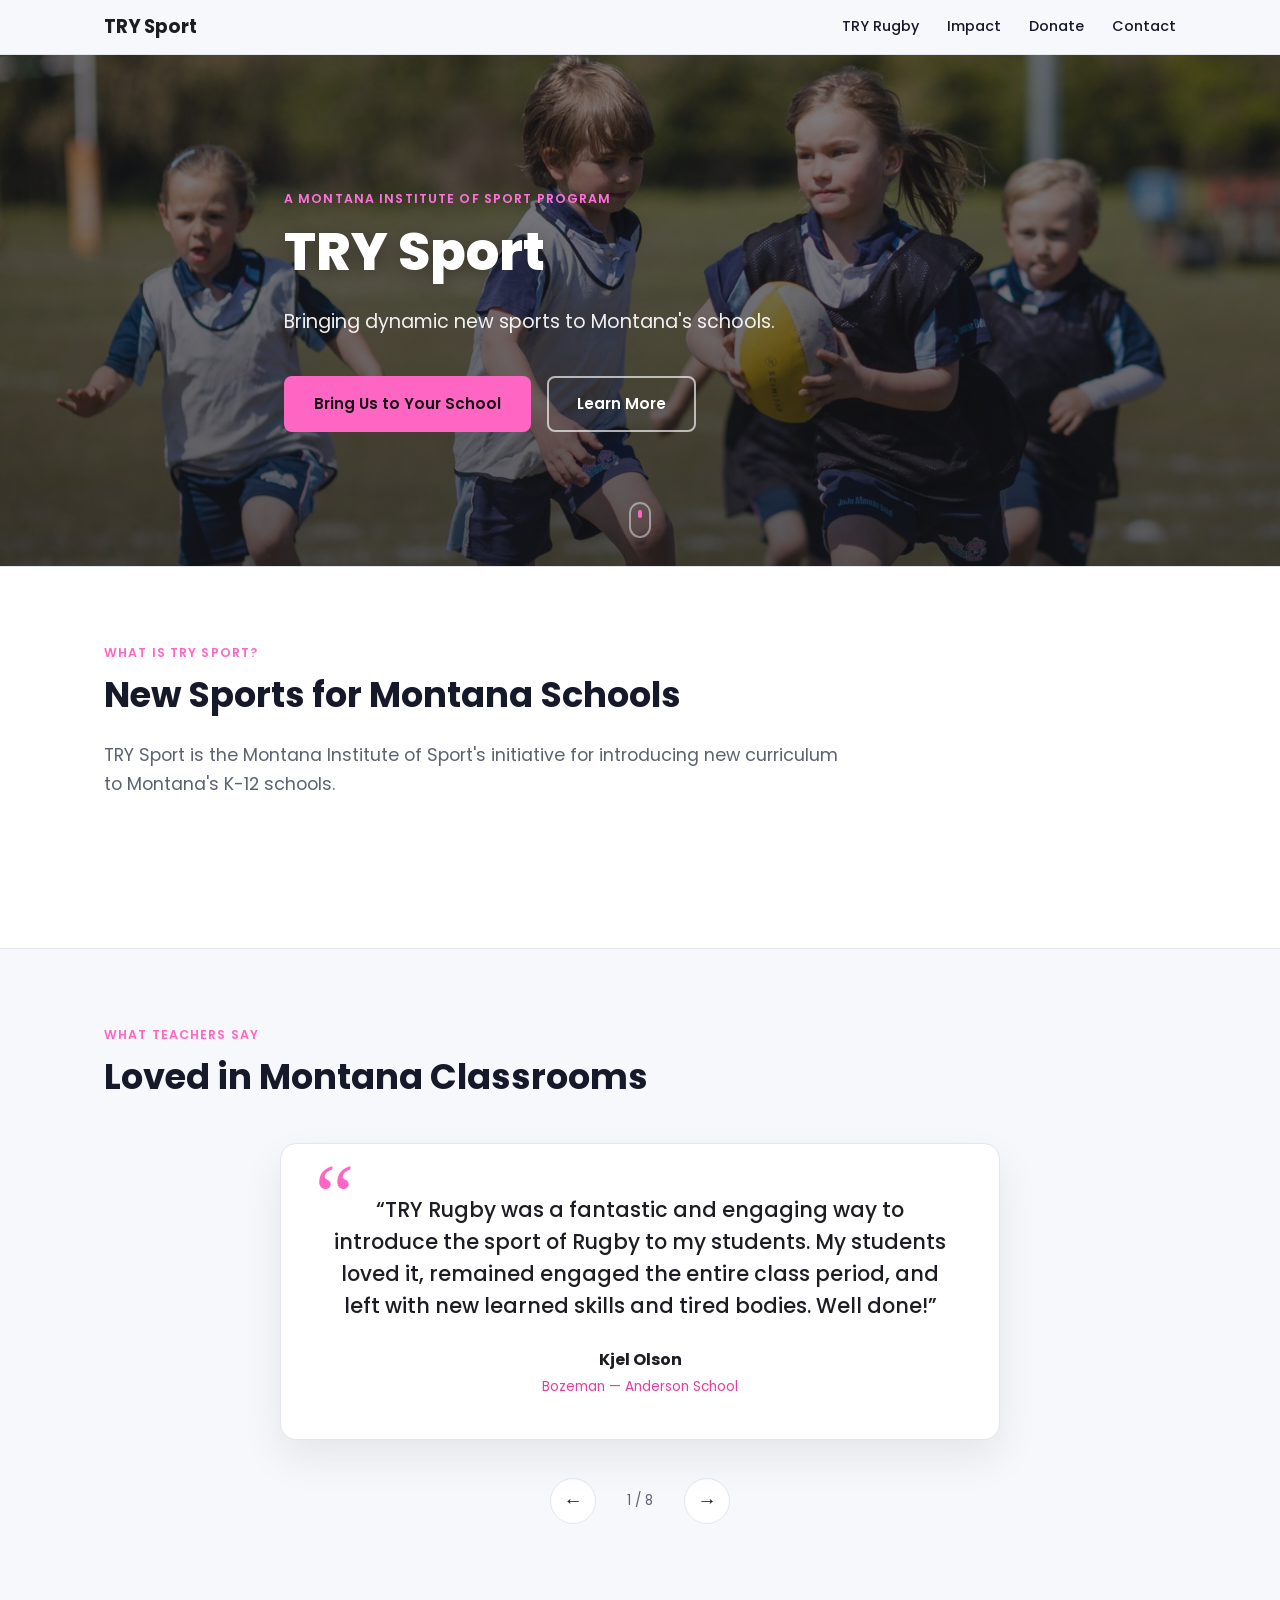
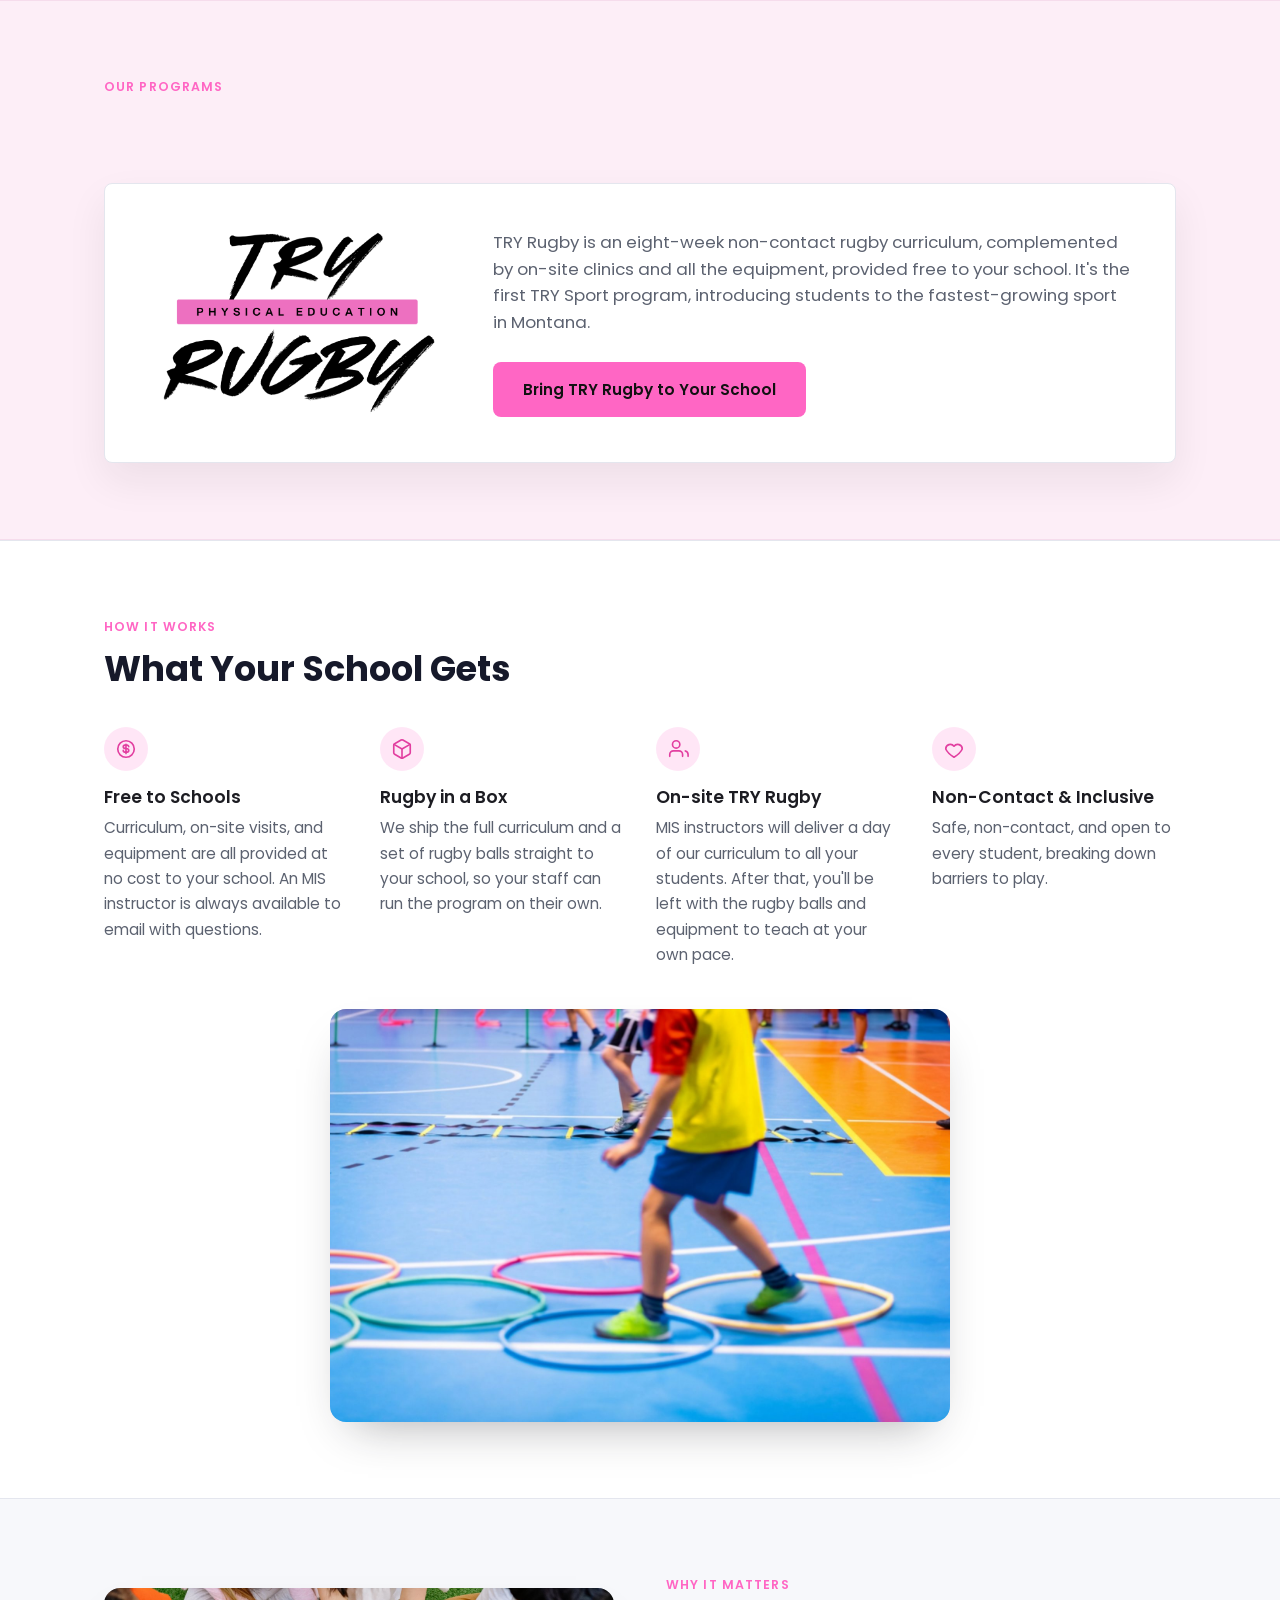
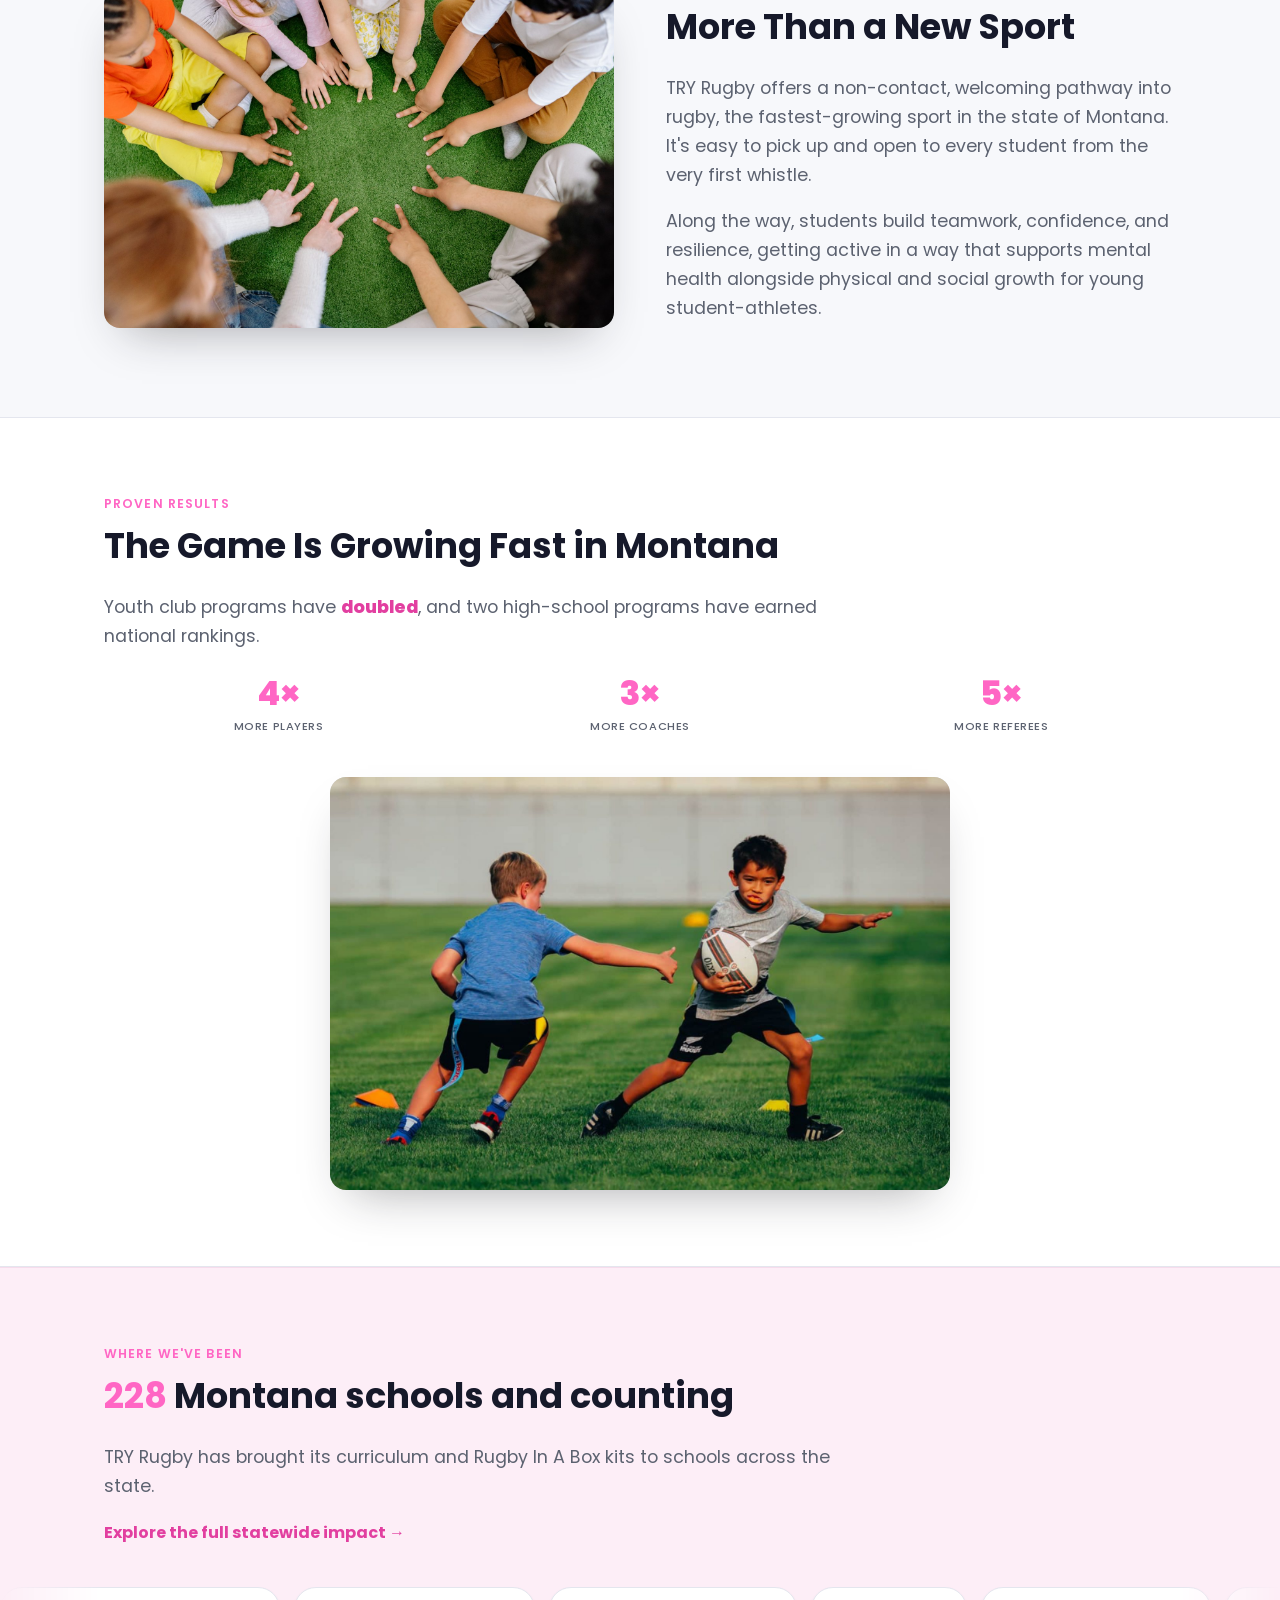
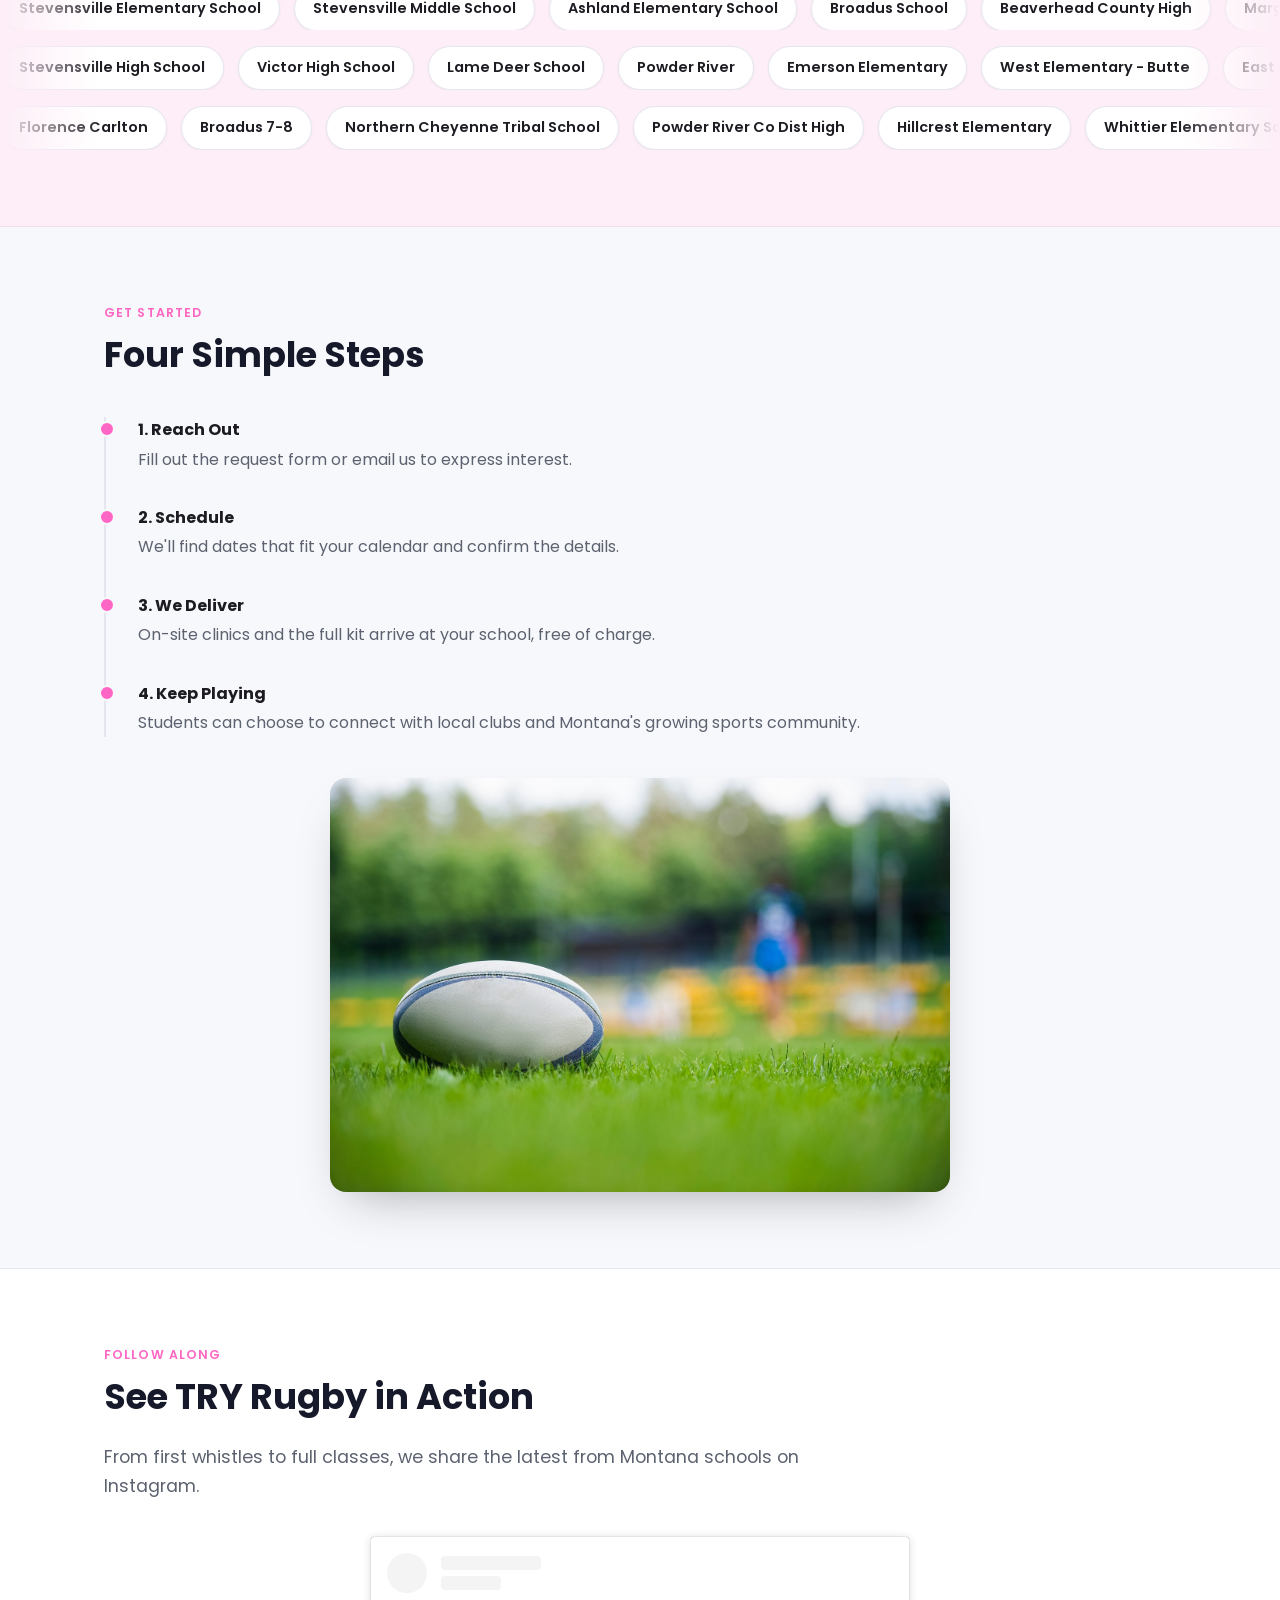
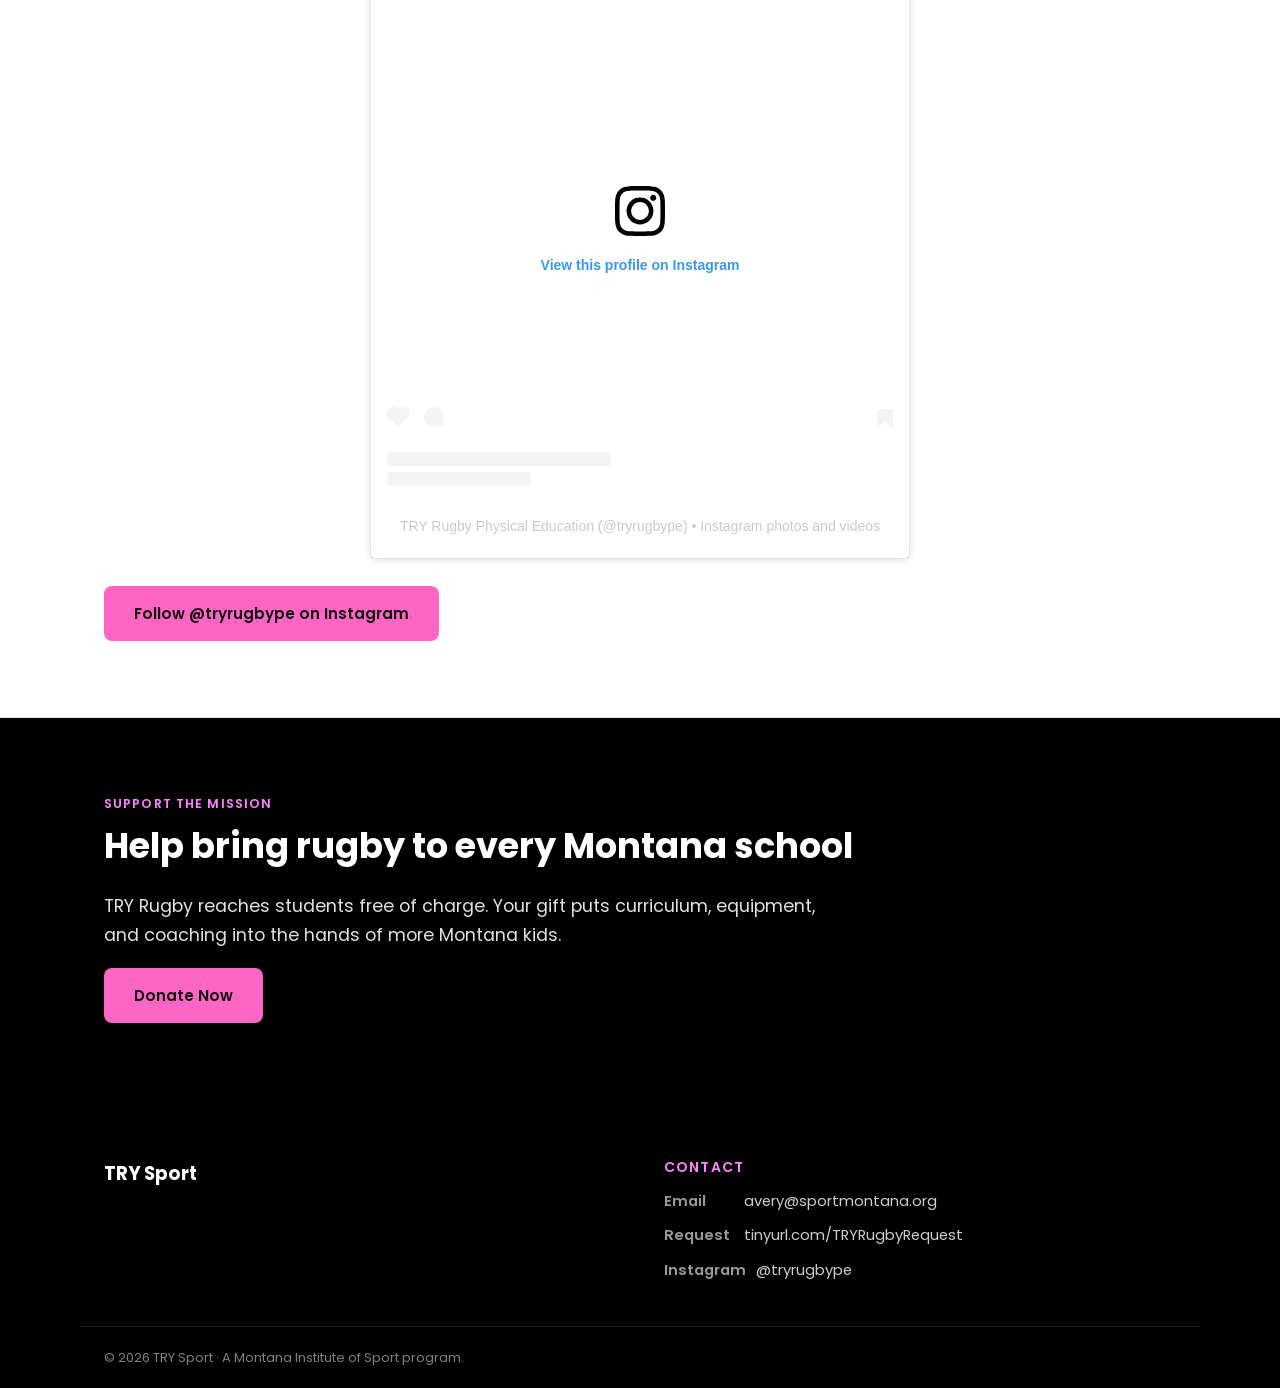
<file: index.html>
<!DOCTYPE html>
<html lang="en">
<head>
<meta charset="UTF-8">
<meta name="viewport" content="width=device-width, initial-scale=1.0">
<title>TRY Sport — A Montana Institute of Sport Program</title>
<!-- Google Analytics (GA4) -->
<script async src="https://www.googletagmanager.com/gtag/js?id=G-66RLGV4L94"></script>
<script>
  window.dataLayer = window.dataLayer || [];
  function gtag(){dataLayer.push(arguments);}
  gtag('js', new Date());
  gtag('config', 'G-66RLGV4L94');
</script>
<link rel="shortcut icon" href="/favicon.ico">
<link rel="icon" href="/favicon.ico" sizes="any">
<link rel="icon" href="/favicon.svg" type="image/svg+xml">
<link rel="icon" type="image/png" sizes="96x96" href="/favicon-96.png">
<link rel="apple-touch-icon" href="/apple-touch-icon.png">
<link rel="manifest" href="/site.webmanifest">
<meta name="description" content="TRY Sport brings dynamic new sports to Montana schools — free curriculum, on-site clinics, and equipment provided.">

<meta property="og:type" content="website">
<meta property="og:url" content="https://trysport.org/">
<meta property="og:title" content="TRY Sport — A Montana Institute of Sport Program">
<meta property="og:description" content="New sports for Montana schools — free curriculum, on-site clinics, and equipment provided.">
<meta property="og:image" content="https://trysport.org/img/try-rugby-logo.png">

<link rel="preconnect" href="https://fonts.googleapis.com">
<link rel="preconnect" href="https://fonts.gstatic.com" crossorigin>
<link href="https://fonts.googleapis.com/css2?family=Poppins:wght@400;500;600;700;800&display=swap" rel="stylesheet">
<link rel="stylesheet" href="css/styles.css">
</head>
<body>

<div class="scroll-progress" id="scrollProgress"></div>

<header class="site-header">
  <div class="wrap header-inner">
    <a href="#top"><span class="wordmark-main">TRY Sport</span></a>
    <button class="nav-toggle" id="navToggle" aria-label="Toggle navigation" aria-expanded="false">
      <span></span><span></span><span></span>
    </button>
    <nav class="site-nav" id="siteNav">
      <a href="#tryrugby">TRY Rugby</a>
      <a href="impact/">Impact</a>
      <a href="#donate">Donate</a>
      <a href="#contact">Contact</a>
    </nav>
  </div>
</header>

<main id="top">

  <!-- ===================== HERO ===================== -->
  <section class="hero">
    <div class="wrap hero-inner">
      <p class="eyebrow reveal">A Montana Institute of Sport Program</p>
      <h1 class="reveal">TRY Sport</h1>
      <p class="hero-sub reveal">Bringing dynamic new sports to Montana's schools.</p>
      <div class="actions reveal">
        <a class="btn btn-primary" href="#contact">Bring Us to Your School</a>
        <a class="btn btn-ghost" href="#about">Learn More</a>
      </div>
    </div>
    <div class="scroll-cue" aria-hidden="true"><span></span></div>
  </section>

  <!-- ===================== WHAT IS TRY SPORT ===================== -->
  <section id="about" class="section section-alt">
    <div class="wrap">
      <p class="eyebrow reveal">What is TRY Sport?</p>
      <h2 class="reveal">New Sports for Montana Schools</h2>
      <p class="lede reveal">TRY Sport is the Montana Institute of Sport's initiative for introducing new curriculum to Montana's K-12 schools.</p>
      <div class="actions reveal">
        <a class="btn btn-primary" href="mailto:avery@sportmontana.org">Contact Us</a>
      </div>
    </div>
  </section>

  <!-- ===================== TESTIMONIALS (carousel) ===================== -->
  <section id="say" class="section">
    <div class="wrap">
      <p class="eyebrow reveal">What Teachers Say</p>
      <h2 class="reveal">Loved in Montana Classrooms</h2>
      <div class="carousel reveal" data-carousel>
        <blockquote class="carousel-slide is-active">
          <p class="quote">&ldquo;TRY Rugby was a fantastic and engaging way to introduce the sport of Rugby to my students. My students loved it, remained engaged the entire class period, and left with new learned skills and tired bodies. Well done!&rdquo;</p>
          <span class="q-name">Kjel Olson</span>
          <span class="q-org">Bozeman &mdash; Anderson School</span>
        </blockquote>
        <blockquote class="carousel-slide">
          <p class="quote">&ldquo;I was a bit apprehensive to have TRY Rugby in our school, but after having them with us I would certainly do it again! They promoted their sport well, but they also lifted up our school sports even more. They are strong advocates for kids getting involved in all activities.&rdquo;</p>
          <span class="q-name">Brett Bollweg</span>
          <span class="q-org">Whitefish Middle School</span>
        </blockquote>
        <blockquote class="carousel-slide">
          <p class="quote">&ldquo;I've been looking for something new to add to the curriculum. This fit the bill. The presenter was engaging and able to read the groups and adjust as needed. The enthusiasm of the staff for the sport is evident, and they genuinely engage the students to generate interest.&rdquo;</p>
          <span class="q-name">Jeff Mead</span>
          <span class="q-org">Savage Public School</span>
        </blockquote>
        <blockquote class="carousel-slide">
          <p class="quote">&ldquo;I would recommend TRY Rugby to any school, at any level. My students had the opportunity to learn a new sport and skills from an expert that made the lesson fun and enjoyable. MIS is amazing and I cannot wait to have them back to CFHS next year!&rdquo;</p>
          <span class="q-name">Cydney Finberg-Roberts</span>
          <span class="q-org">Columbia Falls High School</span>
        </blockquote>
        <blockquote class="carousel-slide">
          <p class="quote">&ldquo;TRY Rugby is an excellent way for kids to find an outlet that gives them a chance to express themselves in their own individual way. Students really gravitate to an activity that involves physical, mental, and social growth. I would recommend TRY Rugby to any school.&rdquo;</p>
          <span class="q-name">Steve Grady</span>
          <span class="q-org">North Middle School &mdash; Great Falls</span>
        </blockquote>
        <blockquote class="carousel-slide">
          <p class="quote">&ldquo;TRY Rugby came to our school and introduced the sport to high school and middle school students. They loved it so much I had them come back for a second day to introduce it to the elementary kids! I would highly recommend bringing this to your school.&rdquo;</p>
          <span class="q-name">Maggie Spicher</span>
          <span class="q-org">North Star School &mdash; Rudyard/Gildford</span>
        </blockquote>
        <blockquote class="carousel-slide">
          <p class="quote">&ldquo;TRY Rugby was a great experience for all classes. Students loved learning and practicing the skills and can&rsquo;t wait to do Rugby again. TRY Rugby teachers were great with the classes and kept everyone moving and engaged. I would recommend TRY Rugby to all schools.&rdquo;</p>
          <span class="q-name">Mark Aamot</span>
          <span class="q-org">Monforton Middle School &mdash; Bozeman</span>
        </blockquote>
        <blockquote class="carousel-slide">
          <p class="quote">&ldquo;I love the TRY Rugby program and would recommend it to other elementary schools. It is something different and exciting and the kids were eager to play. I am going to have them visit my two other schools that I go to this year.&rdquo;</p>
          <span class="q-name">Shelly McLaughlin</span>
          <span class="q-org">Emerson Elementary &mdash; Butte</span>
        </blockquote>

        <div class="carousel-nav">
          <button class="carousel-btn" data-prev aria-label="Previous testimonial">&larr;</button>
          <span class="carousel-count" data-count>1 / 8</span>
          <button class="carousel-btn" data-next aria-label="Next testimonial">&rarr;</button>
        </div>
      </div>
    </div>
  </section>

  <!-- ===================== TRY RUGBY (program spotlight) ===================== -->
  <section id="tryrugby" class="section tint">
    <div class="wrap">
      <p class="eyebrow reveal">Our Programs</p>
      <h2 class="reveal">TRY Rugby</h2>
      <div class="program-card reveal">
        <div class="program-logo">
          <img src="img/try-rugby-logo.png" alt="TRY Rugby — Physical Education">
        </div>
        <div class="program-info">
          <p>TRY Rugby is an eight-week non-contact rugby curriculum, complemented by on-site clinics and all the equipment, provided free to your school. It's the first TRY Sport program, introducing students to the fastest-growing sport in Montana.</p>
          <a class="btn btn-primary" href="#contact">Bring TRY Rugby to Your School</a>
        </div>
      </div>
    </div>
  </section>

  <!-- ===================== HOW IT WORKS ===================== -->
  <section id="how" class="section section-alt">
    <div class="wrap">
      <p class="eyebrow reveal">How It Works</p>
      <h2 class="reveal">What Your School Gets</h2>
      <div class="pillar-row grid">
        <div class="pillar reveal">
          <span class="icon-badge">
            <svg viewBox="0 0 24 24" fill="none" stroke="currentColor" stroke-width="1.8" stroke-linecap="round" stroke-linejoin="round"><circle cx="12" cy="12" r="9"/><path d="M12 7v10M15 9.5c0-1.1-1.34-2-3-2s-3 .9-3 2 1.34 2 3 2 3 .9 3 2-1.34 2-3 2-3-.9-3-2"/></svg>
          </span>
          <h3>Free to Schools</h3>
          <p>Curriculum, on-site visits, and equipment are all provided at no cost to your school. An MIS instructor is always available to email with questions.</p>
        </div>
        <div class="pillar reveal">
          <span class="icon-badge">
            <svg viewBox="0 0 24 24" fill="none" stroke="currentColor" stroke-width="1.8" stroke-linecap="round" stroke-linejoin="round"><path d="M21 16V8a2 2 0 0 0-1-1.73l-7-4a2 2 0 0 0-2 0l-7 4A2 2 0 0 0 3 8v8a2 2 0 0 0 1 1.73l7 4a2 2 0 0 0 2 0l7-4A2 2 0 0 0 21 16z"/><path d="M3.27 6.96 12 12.01l8.73-5.05"/><path d="M12 22.08V12"/></svg>
          </span>
          <h3>Rugby in a Box</h3>
          <p>We ship the full curriculum and a set of rugby balls straight to your school, so your staff can run the program on their own.</p>
        </div>
        <div class="pillar reveal">
          <span class="icon-badge">
            <svg viewBox="0 0 24 24" fill="none" stroke="currentColor" stroke-width="1.8" stroke-linecap="round" stroke-linejoin="round"><path d="M17 20v-2a4 4 0 0 0-4-4H7a4 4 0 0 0-4 4v2"/><circle cx="10" cy="7" r="4"/><path d="M23 20v-2a4 4 0 0 0-3-3.87"/></svg>
          </span>
          <h3>On-site TRY Rugby</h3>
          <p>MIS instructors will deliver a day of our curriculum to all your students. After that, you'll be left with the rugby balls and equipment to teach at your own pace.</p>
        </div>
        <div class="pillar reveal">
          <span class="icon-badge">
            <svg viewBox="0 0 24 24" fill="none" stroke="currentColor" stroke-width="1.8" stroke-linecap="round" stroke-linejoin="round"><path d="M12 21s-7-4.5-9-9a5 5 0 0 1 9-3 5 5 0 0 1 9 3c-2 4.5-9 9-9 9z"/></svg>
          </span>
          <h3>Non-Contact &amp; Inclusive</h3>
          <p>Safe, non-contact, and open to every student, breaking down barriers to play.</p>
        </div>
      </div>
      <figure class="photo photo-accent reveal">
        <img src="img/photos/photo-6.jpg" alt="Students moving through an agility drill with cones and hoops from the equipment kit" loading="lazy" width="1600" height="1064">
      </figure>
    </div>
  </section>

  <!-- ===================== WHY IT MATTERS ===================== -->
  <section id="why" class="section">
    <div class="wrap">
      <div class="split reverse">
        <div class="split-copy">
          <p class="eyebrow reveal">Why It Matters</p>
          <h2 class="reveal">More Than a New Sport</h2>
          <p class="lede reveal">TRY Rugby offers a non-contact, welcoming pathway into rugby, the fastest-growing sport in the state of Montana. It's easy to pick up and open to every student from the very first whistle.</p>
          <p class="why-text reveal">Along the way, students build teamwork, confidence, and resilience, getting active in a way that supports mental health alongside physical and social growth for young student-athletes.</p>
        </div>
        <figure class="photo split-media reveal">
          <img src="img/photos/photo-5.jpg" alt="Students sitting in a circle with their hands together in the center" loading="lazy" width="1600" height="1064">
        </figure>
      </div>
    </div>
  </section>

  <!-- ===================== RESULTS (stats) ===================== -->
  <section id="results" class="section section-alt">
    <div class="wrap">
      <p class="eyebrow reveal">Proven Results</p>
      <h2 class="reveal">The Game Is Growing Fast in Montana</h2>
      <p class="lede reveal">Youth club programs have <strong class="inline-highlight">doubled</strong>, and two high-school programs have earned national rankings.</p>
      <div class="stat-trio reveal">
        <div class="stat-item"><span class="stat-num">4&times;</span><span class="stat-label">More Players</span></div>
        <div class="stat-item"><span class="stat-num">3&times;</span><span class="stat-label">More Coaches</span></div>
        <div class="stat-item"><span class="stat-num">5&times;</span><span class="stat-label">More Referees</span></div>
      </div>
      <figure class="photo photo-accent reveal">
        <img src="img/photos/photo-3.jpg" alt="Two students playing flag rugby, one carrying the ball past a defender" loading="lazy" width="1600" height="1066">
      </figure>
    </div>
  </section>

  <!-- ===================== SCHOOLS REACHED ===================== -->
  <section id="schools" class="section tint schools-section">
    <div class="wrap">
      <p class="eyebrow reveal">Where We've Been</p>
      <h2 class="reveal"><span class="schools-count">228</span> Montana schools and counting</h2>
      <p class="lede reveal">TRY Rugby has brought its curriculum and Rugby In A Box kits to schools across the state.</p>
      <p class="reveal" style="margin-top:1.2rem;"><a href="impact/" style="color:var(--accent-deep);font-weight:700;text-decoration:none;">Explore the full statewide impact &rarr;</a></p>
    </div>
    <div class="marquee reveal" aria-hidden="true">
      <div class="marquee-row"><div class="marquee-track track-a"><span class="school-chip">Stevensville Elementary School</span><span class="school-chip">Stevensville Middle School</span><span class="school-chip">Ashland Elementary School</span><span class="school-chip">Broadus School</span><span class="school-chip">Beaverhead County High</span><span class="school-chip">Margaret Leary Elementary</span><span class="school-chip">Cardwell School</span><span class="school-chip">Kennedy Elementary</span><span class="school-chip">C.M. Russell High School</span><span class="school-chip">Chief Joseph Middle - Great Falls</span><span class="school-chip">East Middle School</span><span class="school-chip">Giant Springs Elementary</span><span class="school-chip">Lewis and Clark Elementary - Great Falls</span><span class="school-chip">Morningside Elementary - Great Falls</span><span class="school-chip">Riverview Elementary School</span><span class="school-chip">Whittier Elementary - Great Falls</span><span class="school-chip">Columbia Falls High School</span><span class="school-chip">Kila Middle School</span><span class="school-chip">Belgrade Middle School</span><span class="school-chip">Chief Joseph Middle - Bozeman</span><span class="school-chip">Meadow Lark - Bozeman</span><span class="school-chip">Morning Star Elementary - Bozeman</span><span class="school-chip">Whittier Elementary - Bozeman</span><span class="school-chip">Manhattan Middle School</span><span class="school-chip">Monforton Elementary</span><span class="school-chip">Three Forks Middle School</span><span class="school-chip">Anderson School</span><span class="school-chip">Gallatin Gateway</span><span class="school-chip">Shields Valley High School</span><span class="school-chip">C.R. Anderson Middle School</span><span class="school-chip">East Helena High School</span><span class="school-chip">Four Georgians Elementary School</span><span class="school-chip">Jefferson High School</span><span class="school-chip">Bryant Elementary School</span><span class="school-chip">Montana City School</span><span class="school-chip">Broadwater Elementary School</span><span class="school-chip">Townsend High School</span><span class="school-chip">Townsend Middle School</span><span class="school-chip">Avon Elementary School</span><span class="school-chip">Washington Middle School - Miles City</span><span class="school-chip">Forsyth High School</span><span class="school-chip">Meadow Hill Middle School</span><span class="school-chip">Janette Rankin Elementary</span><span class="school-chip">St. Joes Grade School</span><span class="school-chip">Superior Middle School</span><span class="school-chip">Lame Deer High School</span><span class="school-chip">North Star Schools</span><span class="school-chip">Culbertson Junior High</span><span class="school-chip">Savage 6-8</span><span class="school-chip">Terry School</span><span class="school-chip">Medicine Lake High School</span><span class="school-chip">North Star High School</span><span class="school-chip">Sheridan High School</span><span class="school-chip">Froid School</span><span class="school-chip">Plentywood School</span><span class="school-chip">Sidney Middle School</span><span class="school-chip">Sidney High School</span><span class="school-chip">Billings Skyview High School</span><span class="school-chip">Blue Creek Elementary</span><span class="school-chip">Canyon Creek School</span><span class="school-chip">Columbus Elem School</span><span class="school-chip">Laurel Elementary School</span><span class="school-chip">Lockwood Intermediate School</span><span class="school-chip">Medicine Crow Middle School</span><span class="school-chip">Mountain View School</span><span class="school-chip">Park City School</span><span class="school-chip">Riverside Middle School</span><span class="school-chip">Rosevelt Middle School</span><span class="school-chip">Will James Middle School</span><span class="school-chip">Stevensville Elementary School</span><span class="school-chip">Stevensville Middle School</span><span class="school-chip">Ashland Elementary School</span><span class="school-chip">Broadus School</span><span class="school-chip">Beaverhead County High</span><span class="school-chip">Margaret Leary Elementary</span><span class="school-chip">Cardwell School</span><span class="school-chip">Kennedy Elementary</span><span class="school-chip">C.M. Russell High School</span><span class="school-chip">Chief Joseph Middle - Great Falls</span><span class="school-chip">East Middle School</span><span class="school-chip">Giant Springs Elementary</span><span class="school-chip">Lewis and Clark Elementary - Great Falls</span><span class="school-chip">Morningside Elementary - Great Falls</span><span class="school-chip">Riverview Elementary School</span><span class="school-chip">Whittier Elementary - Great Falls</span><span class="school-chip">Columbia Falls High School</span><span class="school-chip">Kila Middle School</span><span class="school-chip">Belgrade Middle School</span><span class="school-chip">Chief Joseph Middle - Bozeman</span><span class="school-chip">Meadow Lark - Bozeman</span><span class="school-chip">Morning Star Elementary - Bozeman</span><span class="school-chip">Whittier Elementary - Bozeman</span><span class="school-chip">Manhattan Middle School</span><span class="school-chip">Monforton Elementary</span><span class="school-chip">Three Forks Middle School</span><span class="school-chip">Anderson School</span><span class="school-chip">Gallatin Gateway</span><span class="school-chip">Shields Valley High School</span><span class="school-chip">C.R. Anderson Middle School</span><span class="school-chip">East Helena High School</span><span class="school-chip">Four Georgians Elementary School</span><span class="school-chip">Jefferson High School</span><span class="school-chip">Bryant Elementary School</span><span class="school-chip">Montana City School</span><span class="school-chip">Broadwater Elementary School</span><span class="school-chip">Townsend High School</span><span class="school-chip">Townsend Middle School</span><span class="school-chip">Avon Elementary School</span><span class="school-chip">Washington Middle School - Miles City</span><span class="school-chip">Forsyth High School</span><span class="school-chip">Meadow Hill Middle School</span><span class="school-chip">Janette Rankin Elementary</span><span class="school-chip">St. Joes Grade School</span><span class="school-chip">Superior Middle School</span><span class="school-chip">Lame Deer High School</span><span class="school-chip">North Star Schools</span><span class="school-chip">Culbertson Junior High</span><span class="school-chip">Savage 6-8</span><span class="school-chip">Terry School</span><span class="school-chip">Medicine Lake High School</span><span class="school-chip">North Star High School</span><span class="school-chip">Sheridan High School</span><span class="school-chip">Froid School</span><span class="school-chip">Plentywood School</span><span class="school-chip">Sidney Middle School</span><span class="school-chip">Sidney High School</span><span class="school-chip">Billings Skyview High School</span><span class="school-chip">Blue Creek Elementary</span><span class="school-chip">Canyon Creek School</span><span class="school-chip">Columbus Elem School</span><span class="school-chip">Laurel Elementary School</span><span class="school-chip">Lockwood Intermediate School</span><span class="school-chip">Medicine Crow Middle School</span><span class="school-chip">Mountain View School</span><span class="school-chip">Park City School</span><span class="school-chip">Riverside Middle School</span><span class="school-chip">Rosevelt Middle School</span><span class="school-chip">Will James Middle School</span></div></div>
      <div class="marquee-row reverse"><div class="marquee-track track-b"><span class="school-chip">Stevensville High School</span><span class="school-chip">Victor High School</span><span class="school-chip">Lame Deer School</span><span class="school-chip">Powder River</span><span class="school-chip">Emerson Elementary</span><span class="school-chip">West Elementary - Butte</span><span class="school-chip">East Middle School - Butte</span><span class="school-chip">Whitehall High School</span><span class="school-chip">Cascade High School</span><span class="school-chip">Choteau Elementary/Middle</span><span class="school-chip">Fort Benton Elementary</span><span class="school-chip">Great Falls High School</span><span class="school-chip">Longfellow Elementary - Great Falls</span><span class="school-chip">Mountain View</span><span class="school-chip">Ulm Elementary School</span><span class="school-chip">Glacier High</span><span class="school-chip">Somers Middle</span><span class="school-chip">Gallatin High School</span><span class="school-chip">Belgrade High School</span><span class="school-chip">Emily Dickenson - Bozeman</span><span class="school-chip">Ridge View Elementary</span><span class="school-chip">Hawthorne Elementary - Bozeman</span><span class="school-chip">Manhattan High School</span><span class="school-chip">Three Forks High School</span><span class="school-chip">Ennis Elementary</span><span class="school-chip">Irving Elementary - Bozeman</span><span class="school-chip">Willsaw Elementary</span><span class="school-chip">Shields Valley Elementary</span><span class="school-chip">YMCA Helena</span><span class="school-chip">Helena High School</span><span class="school-chip">Jim Darcy Elementary School</span><span class="school-chip">R.H. Radley Elementary School</span><span class="school-chip">Central Elementary School</span><span class="school-chip">Clancy Elementary &amp; Middle School</span><span class="school-chip">Prickly Pear Elementary School</span><span class="school-chip">Kessler Elementary</span><span class="school-chip">Boulder Elementary School</span><span class="school-chip">Lincoln K–12 School</span><span class="school-chip">Elliston School K-8</span><span class="school-chip">Custer County High School</span><span class="school-chip">Terry High School</span><span class="school-chip">Hellgate Middle</span><span class="school-chip">Rattlesnake Elementary</span><span class="school-chip">Lolo Middle School</span><span class="school-chip">Choteau 7-8</span><span class="school-chip">De La Salle Blackfeet School</span><span class="school-chip">Ashland School</span><span class="school-chip">Fairview High School</span><span class="school-chip">Savage High School</span><span class="school-chip">Bainville School</span><span class="school-chip">Lame Deer 7-8</span><span class="school-chip">Sheridan 7-8</span><span class="school-chip">Superior 7-8</span><span class="school-chip">Medicine Lake School</span><span class="school-chip">Ronan Middle School</span><span class="school-chip">Culbertson School</span><span class="school-chip">Billings West High School</span><span class="school-chip">Arrowhead School</span><span class="school-chip">Lockwood High School</span><span class="school-chip">Castle Rock Middle School</span><span class="school-chip">Elysian Middle School</span><span class="school-chip">Laurel Middle School</span><span class="school-chip">Lockwood Middle School</span><span class="school-chip">Shepherd High School</span><span class="school-chip">Red Lodge High School</span><span class="school-chip">Poly Drive Elementary School</span><span class="school-chip">Roosevelt Junior High</span><span class="school-chip">Laurel High School</span><span class="school-chip">Stevensville High School</span><span class="school-chip">Victor High School</span><span class="school-chip">Lame Deer School</span><span class="school-chip">Powder River</span><span class="school-chip">Emerson Elementary</span><span class="school-chip">West Elementary - Butte</span><span class="school-chip">East Middle School - Butte</span><span class="school-chip">Whitehall High School</span><span class="school-chip">Cascade High School</span><span class="school-chip">Choteau Elementary/Middle</span><span class="school-chip">Fort Benton Elementary</span><span class="school-chip">Great Falls High School</span><span class="school-chip">Longfellow Elementary - Great Falls</span><span class="school-chip">Mountain View</span><span class="school-chip">Ulm Elementary School</span><span class="school-chip">Glacier High</span><span class="school-chip">Somers Middle</span><span class="school-chip">Gallatin High School</span><span class="school-chip">Belgrade High School</span><span class="school-chip">Emily Dickenson - Bozeman</span><span class="school-chip">Ridge View Elementary</span><span class="school-chip">Hawthorne Elementary - Bozeman</span><span class="school-chip">Manhattan High School</span><span class="school-chip">Three Forks High School</span><span class="school-chip">Ennis Elementary</span><span class="school-chip">Irving Elementary - Bozeman</span><span class="school-chip">Willsaw Elementary</span><span class="school-chip">Shields Valley Elementary</span><span class="school-chip">YMCA Helena</span><span class="school-chip">Helena High School</span><span class="school-chip">Jim Darcy Elementary School</span><span class="school-chip">R.H. Radley Elementary School</span><span class="school-chip">Central Elementary School</span><span class="school-chip">Clancy Elementary &amp; Middle School</span><span class="school-chip">Prickly Pear Elementary School</span><span class="school-chip">Kessler Elementary</span><span class="school-chip">Boulder Elementary School</span><span class="school-chip">Lincoln K–12 School</span><span class="school-chip">Elliston School K-8</span><span class="school-chip">Custer County High School</span><span class="school-chip">Terry High School</span><span class="school-chip">Hellgate Middle</span><span class="school-chip">Rattlesnake Elementary</span><span class="school-chip">Lolo Middle School</span><span class="school-chip">Choteau 7-8</span><span class="school-chip">De La Salle Blackfeet School</span><span class="school-chip">Ashland School</span><span class="school-chip">Fairview High School</span><span class="school-chip">Savage High School</span><span class="school-chip">Bainville School</span><span class="school-chip">Lame Deer 7-8</span><span class="school-chip">Sheridan 7-8</span><span class="school-chip">Superior 7-8</span><span class="school-chip">Medicine Lake School</span><span class="school-chip">Ronan Middle School</span><span class="school-chip">Culbertson School</span><span class="school-chip">Billings West High School</span><span class="school-chip">Arrowhead School</span><span class="school-chip">Lockwood High School</span><span class="school-chip">Castle Rock Middle School</span><span class="school-chip">Elysian Middle School</span><span class="school-chip">Laurel Middle School</span><span class="school-chip">Lockwood Middle School</span><span class="school-chip">Shepherd High School</span><span class="school-chip">Red Lodge High School</span><span class="school-chip">Poly Drive Elementary School</span><span class="school-chip">Roosevelt Junior High</span><span class="school-chip">Laurel High School</span></div></div>
      <div class="marquee-row"><div class="marquee-track track-c"><span class="school-chip">Florence Carlton</span><span class="school-chip">Broadus 7-8</span><span class="school-chip">Northern Cheyenne Tribal School</span><span class="school-chip">Powder River Co Dist High</span><span class="school-chip">Hillcrest Elementary</span><span class="school-chip">Whittier Elementary School - Butte</span><span class="school-chip">Whitehall Middle School</span><span class="school-chip">Belt School</span><span class="school-chip">Central Catholic High School</span><span class="school-chip">Choteau High School</span><span class="school-chip">Fort Benton Middle/High School</span><span class="school-chip">Highwood</span><span class="school-chip">Loy Elementary</span><span class="school-chip">North Middle School</span><span class="school-chip">Valley View Elementary</span><span class="school-chip">Whitefish Middle School</span><span class="school-chip">Kila School</span><span class="school-chip">Bozeman High School</span><span class="school-chip">Sacajawea - Bozeman</span><span class="school-chip">Hyalite Elementary</span><span class="school-chip">Park High School</span><span class="school-chip">Sleeping Giant Middle School</span><span class="school-chip">East Side Elementary</span><span class="school-chip">Manhattan Elementary School</span><span class="school-chip">Monforton Middle School</span><span class="school-chip">Petra Academy</span><span class="school-chip">Ennis High School</span><span class="school-chip">Ennis Middle School</span><span class="school-chip">Capital High School</span><span class="school-chip">Helena Middle School</span><span class="school-chip">East Valley Middle School</span><span class="school-chip">Rossiter Elementary School</span><span class="school-chip">Warren Elementary School</span><span class="school-chip">Smith Elementary School</span><span class="school-chip">Jefferson Elementary School</span><span class="school-chip">Helena Christian School</span><span class="school-chip">St. Andrews Catholic School</span><span class="school-chip">Augusta High School</span><span class="school-chip">Wolf Creek School</span><span class="school-chip">Forsyth Elementary</span><span class="school-chip">Terry Middle School</span><span class="school-chip">Target Range Middle School</span><span class="school-chip">Chief Charlo Elementary</span><span class="school-chip">Drummond School</span><span class="school-chip">Lame Deer Elementary</span><span class="school-chip">Fairview 6-8</span><span class="school-chip">Culbertson High School</span><span class="school-chip">Fairview School</span><span class="school-chip">Savage School</span><span class="school-chip">Medicine Lake 7-8</span><span class="school-chip">North Star 7-8</span><span class="school-chip">Sheridan Elementary School</span><span class="school-chip">Superior Elementary</span><span class="school-chip">Plentywood 7-8</span><span class="school-chip">Ronan High School</span><span class="school-chip">Fairview 5-12</span><span class="school-chip">Billings Senior High School</span><span class="school-chip">Ben Steele Middle School</span><span class="school-chip">Broadwater Elementary School - Billings</span><span class="school-chip">Central Heights Elementary</span><span class="school-chip">Highland Elementary</span><span class="school-chip">Lewis &amp; Clark Middle School</span><span class="school-chip">Lockwood Primary School</span><span class="school-chip">Miles Ave Elementary</span><span class="school-chip">Park City 7-8</span><span class="school-chip">Red Lodge elementary School</span><span class="school-chip">Rose Park Elementary School</span><span class="school-chip">Columbus</span><span class="school-chip">Florence Carlton</span><span class="school-chip">Broadus 7-8</span><span class="school-chip">Northern Cheyenne Tribal School</span><span class="school-chip">Powder River Co Dist High</span><span class="school-chip">Hillcrest Elementary</span><span class="school-chip">Whittier Elementary School - Butte</span><span class="school-chip">Whitehall Middle School</span><span class="school-chip">Belt School</span><span class="school-chip">Central Catholic High School</span><span class="school-chip">Choteau High School</span><span class="school-chip">Fort Benton Middle/High School</span><span class="school-chip">Highwood</span><span class="school-chip">Loy Elementary</span><span class="school-chip">North Middle School</span><span class="school-chip">Valley View Elementary</span><span class="school-chip">Whitefish Middle School</span><span class="school-chip">Kila School</span><span class="school-chip">Bozeman High School</span><span class="school-chip">Sacajawea - Bozeman</span><span class="school-chip">Hyalite Elementary</span><span class="school-chip">Park High School</span><span class="school-chip">Sleeping Giant Middle School</span><span class="school-chip">East Side Elementary</span><span class="school-chip">Manhattan Elementary School</span><span class="school-chip">Monforton Middle School</span><span class="school-chip">Petra Academy</span><span class="school-chip">Ennis High School</span><span class="school-chip">Ennis Middle School</span><span class="school-chip">Capital High School</span><span class="school-chip">Helena Middle School</span><span class="school-chip">East Valley Middle School</span><span class="school-chip">Rossiter Elementary School</span><span class="school-chip">Warren Elementary School</span><span class="school-chip">Smith Elementary School</span><span class="school-chip">Jefferson Elementary School</span><span class="school-chip">Helena Christian School</span><span class="school-chip">St. Andrews Catholic School</span><span class="school-chip">Augusta High School</span><span class="school-chip">Wolf Creek School</span><span class="school-chip">Forsyth Elementary</span><span class="school-chip">Terry Middle School</span><span class="school-chip">Target Range Middle School</span><span class="school-chip">Chief Charlo Elementary</span><span class="school-chip">Drummond School</span><span class="school-chip">Lame Deer Elementary</span><span class="school-chip">Fairview 6-8</span><span class="school-chip">Culbertson High School</span><span class="school-chip">Fairview School</span><span class="school-chip">Savage School</span><span class="school-chip">Medicine Lake 7-8</span><span class="school-chip">North Star 7-8</span><span class="school-chip">Sheridan Elementary School</span><span class="school-chip">Superior Elementary</span><span class="school-chip">Plentywood 7-8</span><span class="school-chip">Ronan High School</span><span class="school-chip">Fairview 5-12</span><span class="school-chip">Billings Senior High School</span><span class="school-chip">Ben Steele Middle School</span><span class="school-chip">Broadwater Elementary School - Billings</span><span class="school-chip">Central Heights Elementary</span><span class="school-chip">Highland Elementary</span><span class="school-chip">Lewis &amp; Clark Middle School</span><span class="school-chip">Lockwood Primary School</span><span class="school-chip">Miles Ave Elementary</span><span class="school-chip">Park City 7-8</span><span class="school-chip">Red Lodge elementary School</span><span class="school-chip">Rose Park Elementary School</span><span class="school-chip">Columbus</span></div></div>
    </div>
  </section>

  <!-- ===================== GET STARTED (timeline) ===================== -->
  <section id="start" class="section">
    <div class="wrap">
      <p class="eyebrow reveal">Get Started</p>
      <h2 class="reveal">Four Simple Steps</h2>
      <ol class="timeline">
        <li class="reveal"><span class="timeline-date">1. Reach Out</span><span class="timeline-desc">Fill out the request form or email us to express interest.</span></li>
        <li class="reveal"><span class="timeline-date">2. Schedule</span><span class="timeline-desc">We'll find dates that fit your calendar and confirm the details.</span></li>
        <li class="reveal"><span class="timeline-date">3. We Deliver</span><span class="timeline-desc">On-site clinics and the full kit arrive at your school, free of charge.</span></li>
        <li class="reveal"><span class="timeline-date">4. Keep Playing</span><span class="timeline-desc">Students can choose to connect with local clubs and Montana's growing sports community.</span></li>
      </ol>
      <figure class="photo photo-accent reveal">
        <img src="img/photos/photo-2.jpg" alt="A rugby ball resting on the grass with a training session in the background" loading="lazy" width="1600" height="1064">
      </figure>
    </div>
  </section>

  <!-- ===================== INSTAGRAM ===================== -->
  <section id="instagram" class="section section-alt">
    <div class="wrap">
      <p class="eyebrow reveal">Follow Along</p>
      <h2 class="reveal">See TRY Rugby in Action</h2>
      <p class="lede reveal">From first whistles to full classes, we share the latest from Montana schools on Instagram.</p>

      <div class="ig-embed reveal">
        <blockquote class="instagram-media" data-instgrm-permalink="https://www.instagram.com/tryrugbype/?utm_source=ig_embed&amp;utm_campaign=loading" data-instgrm-version="14" style=" background:#FFF; border:0; border-radius:3px; box-shadow:0 0 1px 0 rgba(0,0,0,0.5),0 1px 10px 0 rgba(0,0,0,0.15); margin: 1px; max-width:540px; min-width:326px; padding:0; width:99.375%; width:-webkit-calc(100% - 2px); width:calc(100% - 2px);"><div style="padding:16px;"> <a href="https://www.instagram.com/tryrugbype/?utm_source=ig_embed&amp;utm_campaign=loading" style=" background:#FFFFFF; line-height:0; padding:0 0; text-align:center; text-decoration:none; width:100%;" target="_blank"> <div style=" display: flex; flex-direction: row; align-items: center;"> <div style="background-color: #F4F4F4; border-radius: 50%; flex-grow: 0; height: 40px; margin-right: 14px; width: 40px;"></div> <div style="display: flex; flex-direction: column; flex-grow: 1; justify-content: center;"> <div style=" background-color: #F4F4F4; border-radius: 4px; flex-grow: 0; height: 14px; margin-bottom: 6px; width: 100px;"></div> <div style=" background-color: #F4F4F4; border-radius: 4px; flex-grow: 0; height: 14px; width: 60px;"></div></div></div><div style="padding: 19% 0;"></div> <div style="display:block; height:50px; margin:0 auto 12px; width:50px;"><svg width="50px" height="50px" viewBox="0 0 60 60" version="1.1" xmlns="https://www.w3.org/2000/svg" xmlns:xlink="https://www.w3.org/1999/xlink"><g stroke="none" stroke-width="1" fill="none" fill-rule="evenodd"><g transform="translate(-511.000000, -20.000000)" fill="#000000"><g><path d="M556.869,30.41 C554.814,30.41 553.148,32.076 553.148,34.131 C553.148,36.186 554.814,37.852 556.869,37.852 C558.924,37.852 560.59,36.186 560.59,34.131 C560.59,32.076 558.924,30.41 556.869,30.41 M541,60.657 C535.114,60.657 530.342,55.887 530.342,50 C530.342,44.114 535.114,39.342 541,39.342 C546.887,39.342 551.658,44.114 551.658,50 C551.658,55.887 546.887,60.657 541,60.657 M541,33.886 C532.1,33.886 524.886,41.1 524.886,50 C524.886,58.899 532.1,66.113 541,66.113 C549.9,66.113 557.115,58.899 557.115,50 C557.115,41.1 549.9,33.886 541,33.886 M565.378,62.101 C565.244,65.022 564.756,66.606 564.346,67.663 C563.803,69.06 563.154,70.057 562.106,71.106 C561.058,72.155 560.06,72.803 558.662,73.347 C557.607,73.757 556.021,74.244 553.102,74.378 C549.944,74.521 548.997,74.552 541,74.552 C533.003,74.552 532.056,74.521 528.898,74.378 C525.979,74.244 524.393,73.757 523.338,73.347 C521.94,72.803 520.942,72.155 519.894,71.106 C518.846,70.057 518.197,69.06 517.654,67.663 C517.244,66.606 516.755,65.022 516.623,62.101 C516.479,58.943 516.448,57.996 516.448,50 C516.448,42.003 516.479,41.056 516.623,37.899 C516.755,34.978 517.244,33.391 517.654,32.338 C518.197,30.938 518.846,29.942 519.894,28.894 C520.942,27.846 521.94,27.196 523.338,26.654 C524.393,26.244 525.979,25.756 528.898,25.623 C532.057,25.479 533.004,25.448 541,25.448 C548.997,25.448 549.943,25.479 553.102,25.623 C556.021,25.756 557.607,26.244 558.662,26.654 C560.06,27.196 561.058,27.846 562.106,28.894 C563.154,29.942 563.803,30.938 564.346,32.338 C564.756,33.391 565.244,34.978 565.378,37.899 C565.522,41.056 565.552,42.003 565.552,50 C565.552,57.996 565.522,58.943 565.378,62.101 M570.82,37.631 C570.674,34.438 570.167,32.258 569.425,30.349 C568.659,28.377 567.633,26.702 565.965,25.035 C564.297,23.368 562.623,22.342 560.652,21.575 C558.743,20.834 556.562,20.326 553.369,20.18 C550.169,20.033 549.148,20 541,20 C532.853,20 531.831,20.033 528.631,20.18 C525.438,20.326 523.257,20.834 521.349,21.575 C519.376,22.342 517.703,23.368 516.035,25.035 C514.368,26.702 513.342,28.377 512.574,30.349 C511.834,32.258 511.326,34.438 511.181,37.631 C511.035,40.831 511,41.851 511,50 C511,58.147 511.035,59.17 511.181,62.369 C511.326,65.562 511.834,67.743 512.574,69.651 C513.342,71.625 514.368,73.296 516.035,74.965 C517.703,76.634 519.376,77.658 521.349,78.425 C523.257,79.167 525.438,79.673 528.631,79.82 C531.831,79.965 532.853,80.001 541,80.001 C549.148,80.001 550.169,79.965 553.369,79.82 C556.562,79.673 558.743,79.167 560.652,78.425 C562.623,77.658 564.297,76.634 565.965,74.965 C567.633,73.296 568.659,71.625 569.425,69.651 C570.167,67.743 570.674,65.562 570.82,62.369 C570.966,59.17 571,58.147 571,50 C571,41.851 570.966,40.831 570.82,37.631"></path></g></g></g></svg></div><div style="padding-top: 8px;"> <div style=" color:#3897f0; font-family:Arial,sans-serif; font-size:14px; font-style:normal; font-weight:550; line-height:18px;">View this profile on Instagram</div></div><div style="padding: 12.5% 0;"></div> <div style="display: flex; flex-direction: row; margin-bottom: 14px; align-items: center;"><div> <div style="background-color: #F4F4F4; border-radius: 50%; height: 12.5px; width: 12.5px; transform: translateX(0px) translateY(7px);"></div> <div style="background-color: #F4F4F4; height: 12.5px; transform: rotate(-45deg) translateX(3px) translateY(1px); width: 12.5px; flex-grow: 0; margin-right: 14px; margin-left: 2px;"></div> <div style="background-color: #F4F4F4; border-radius: 50%; height: 12.5px; width: 12.5px; transform: translateX(9px) translateY(-18px);"></div></div><div style="margin-left: 8px;"> <div style=" background-color: #F4F4F4; border-radius: 50%; flex-grow: 0; height: 20px; width: 20px;"></div> <div style=" width: 0; height: 0; border-top: 2px solid transparent; border-left: 6px solid #f4f4f4; border-bottom: 2px solid transparent; transform: translateX(16px) translateY(-4px) rotate(30deg)"></div></div><div style="margin-left: auto;"> <div style=" width: 0px; border-top: 8px solid #F4F4F4; border-right: 8px solid transparent; transform: translateY(16px);"></div> <div style=" background-color: #F4F4F4; flex-grow: 0; height: 12px; width: 16px; transform: translateY(-4px);"></div> <div style=" width: 0; height: 0; border-top: 8px solid #F4F4F4; border-left: 8px solid transparent; transform: translateY(-4px) translateX(8px);"></div></div></div> <div style="display: flex; flex-direction: column; flex-grow: 1; justify-content: center; margin-bottom: 24px;"> <div style=" background-color: #F4F4F4; border-radius: 4px; flex-grow: 0; height: 14px; margin-bottom: 6px; width: 224px;"></div> <div style=" background-color: #F4F4F4; border-radius: 4px; flex-grow: 0; height: 14px; width: 144px;"></div></div></a><p style=" color:#c9c8cd; font-family:Arial,sans-serif; font-size:14px; line-height:17px; margin-bottom:0; margin-top:8px; overflow:hidden; padding:8px 0 7px; text-align:center; text-overflow:ellipsis; white-space:nowrap;"><a href="https://www.instagram.com/tryrugbype/?utm_source=ig_embed&amp;utm_campaign=loading" style=" color:#c9c8cd; font-family:Arial,sans-serif; font-size:14px; font-style:normal; font-weight:normal; line-height:17px;" target="_blank">TRY Rugby Physical Education</a> (@<a href="https://www.instagram.com/tryrugbype/?utm_source=ig_embed&amp;utm_campaign=loading" style=" color:#c9c8cd; font-family:Arial,sans-serif; font-size:14px; font-style:normal; font-weight:normal; line-height:17px;" target="_blank">tryrugbype</a>) • Instagram photos and videos</p></div></blockquote>
      </div>

      <div class="actions reveal" style="margin-top:28px;">
        <a class="btn btn-primary" href="https://www.instagram.com/tryrugbype/" target="_blank" rel="noopener">Follow @tryrugbype on Instagram</a>
      </div>
    </div>
  </section>

  <!-- ===================== DONATE ===================== -->
  <section id="donate" class="section band">
    <div class="wrap">
      <p class="eyebrow reveal">Support the Mission</p>
      <h2 class="reveal">Help bring rugby to every Montana school</h2>
      <p class="lede reveal">TRY Rugby reaches students free of charge. Your gift puts curriculum, equipment, and coaching into the hands of more Montana kids.</p>
      <div class="actions reveal">
        <a class="btn btn-primary" href="https://secure.givelively.org/donate/montana-institute-of-sport" target="_blank" rel="noopener">Donate Now</a>
      </div>
    </div>
  </section>

</main>

<!-- ===================== FOOTER ===================== -->
<footer id="contact" class="site-footer">
  <div class="wrap footer-inner">
    <div class="footer-brand"><span class="wordmark-main" style="color:#fff;">TRY Sport</span></div>
    <div class="footer-contact">
      <h3>Contact</h3>
      <dl>
        <div><dt>Email</dt><dd><a href="mailto:avery@sportmontana.org">avery@sportmontana.org</a></dd></div>
        <div><dt>Request</dt><dd><a href="https://tinyurl.com/TRYRugbyRequest">tinyurl.com/TRYRugbyRequest</a></dd></div>
        <div><dt>Instagram</dt><dd><a href="https://www.instagram.com/tryrugbype/" target="_blank" rel="noopener">@tryrugbype</a></dd></div>
      </dl>
    </div>
  </div>
  <div class="wrap footer-bottom">
    <p>&copy; 2026 TRY Sport &middot; A Montana Institute of Sport program.</p>
  </div>
</footer>

<script async src="https://www.instagram.com/embed.js"></script>
<script src="js/main.js"></script>
</body>
</html>
</file>
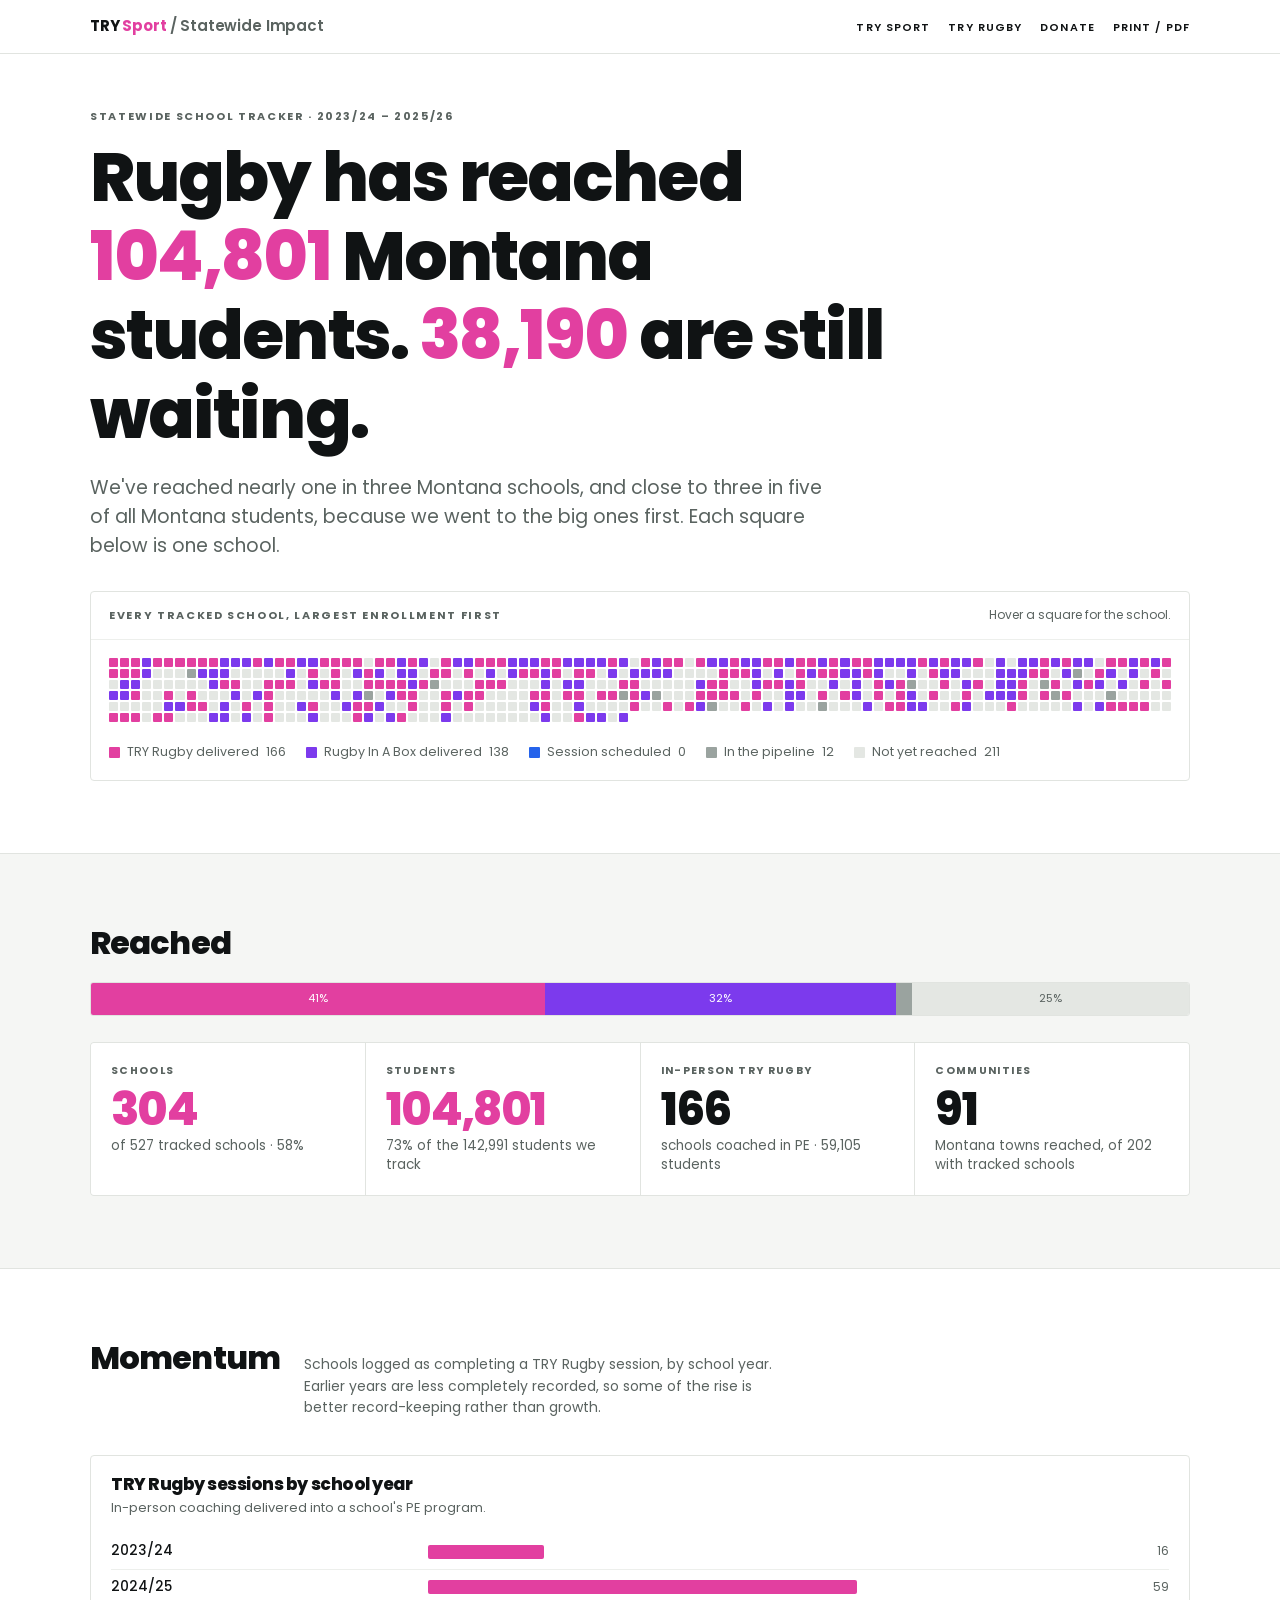
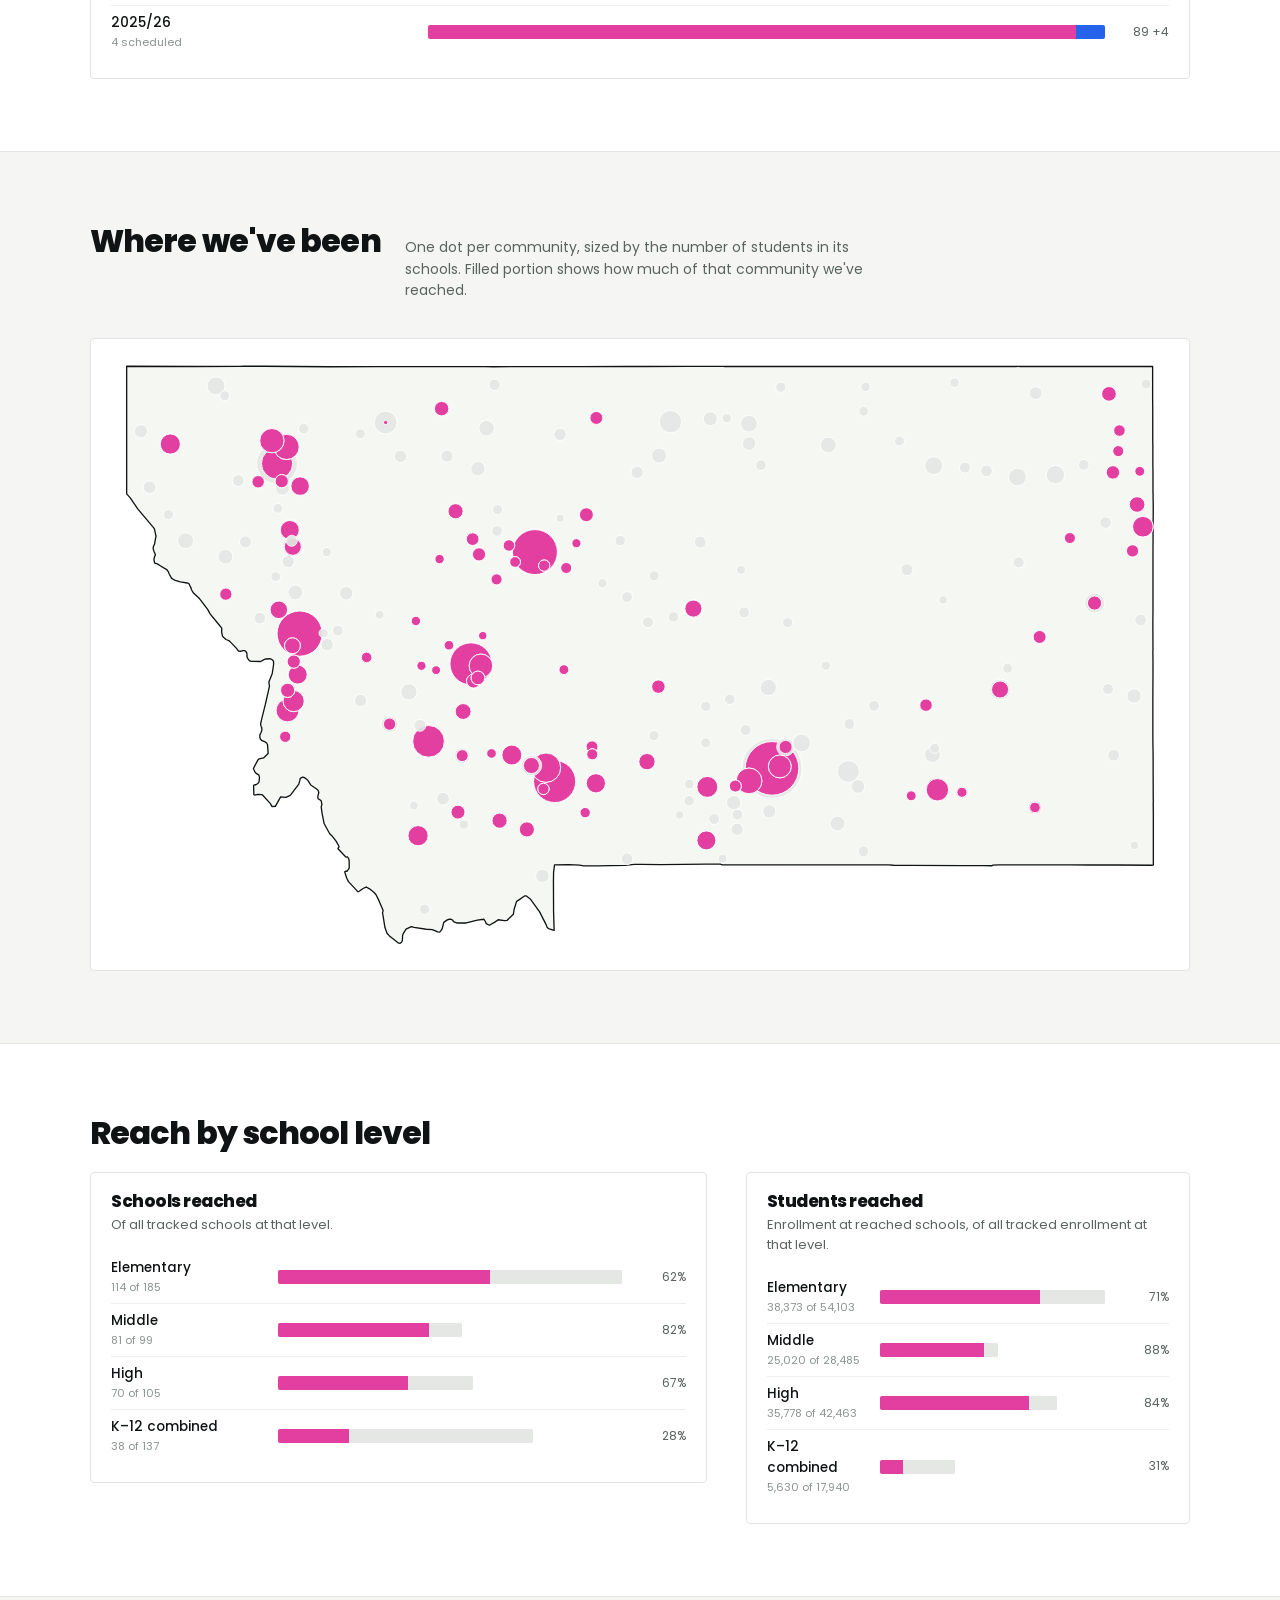
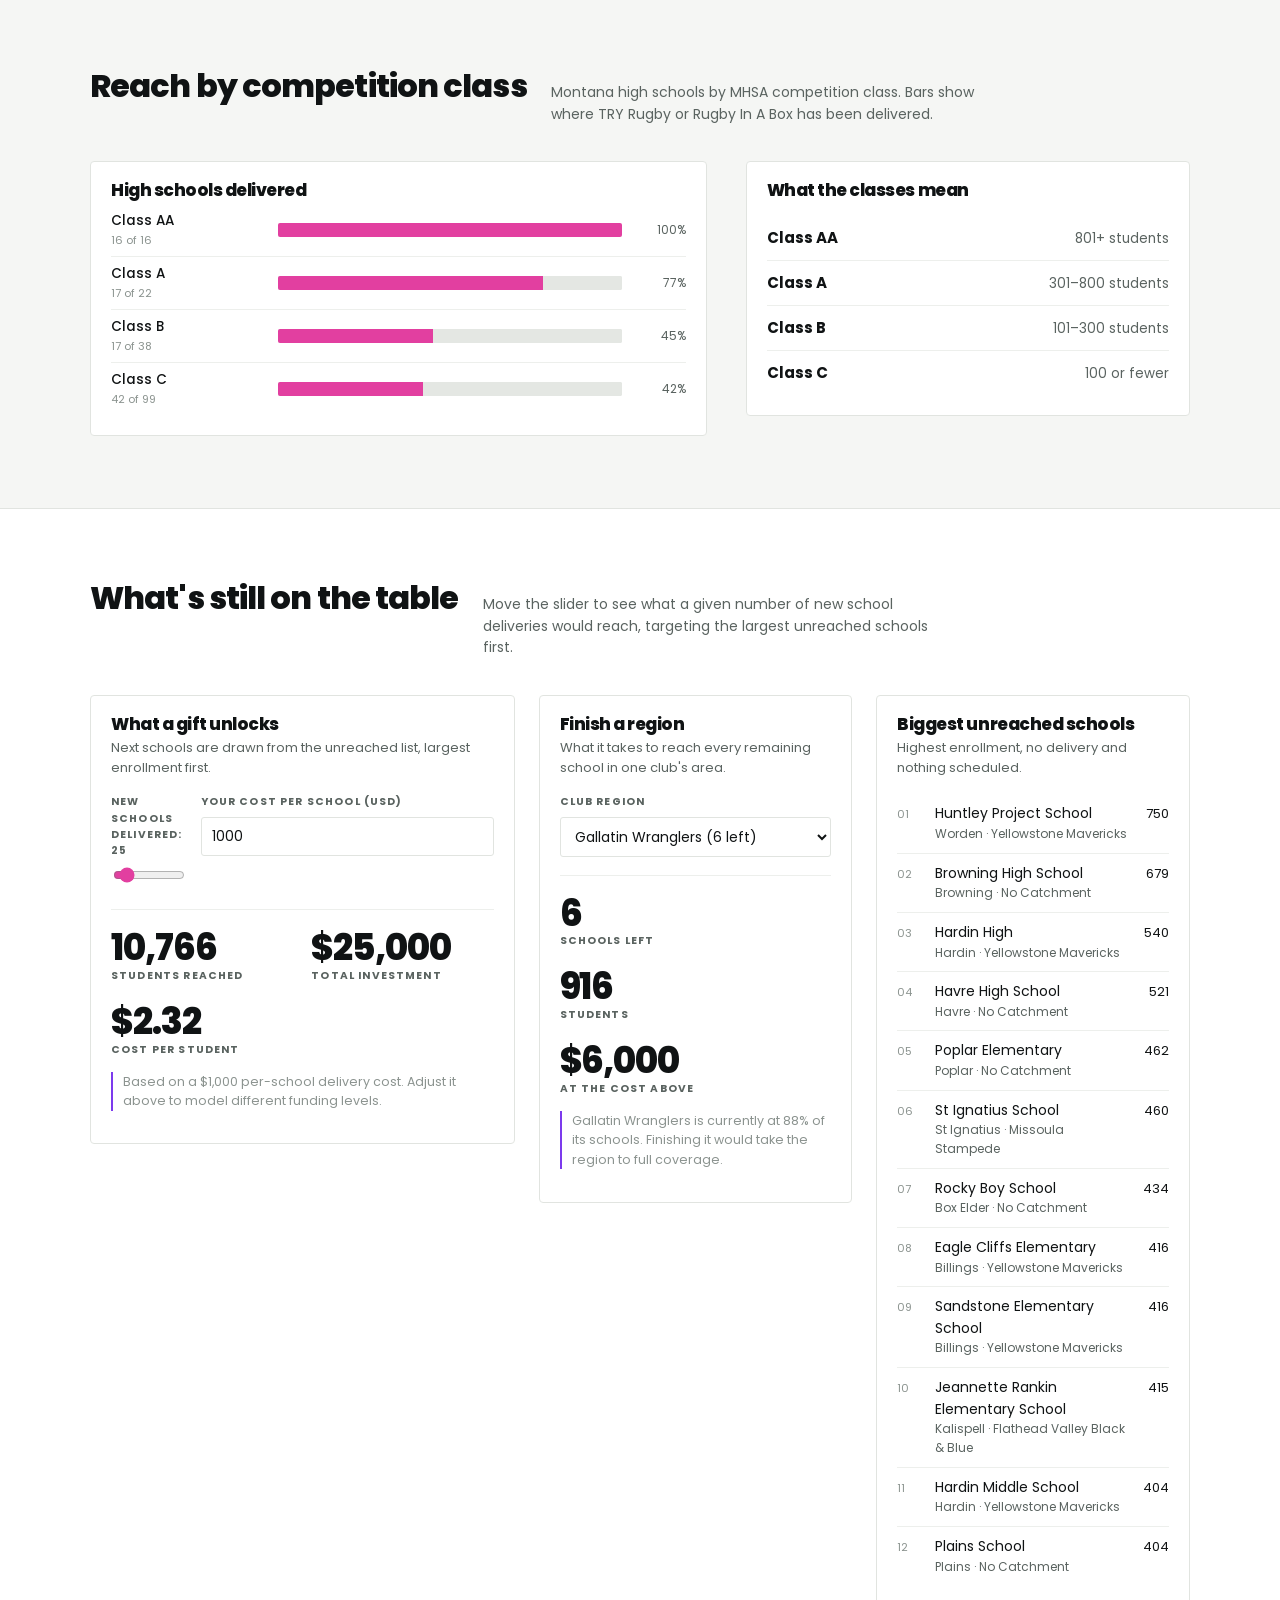
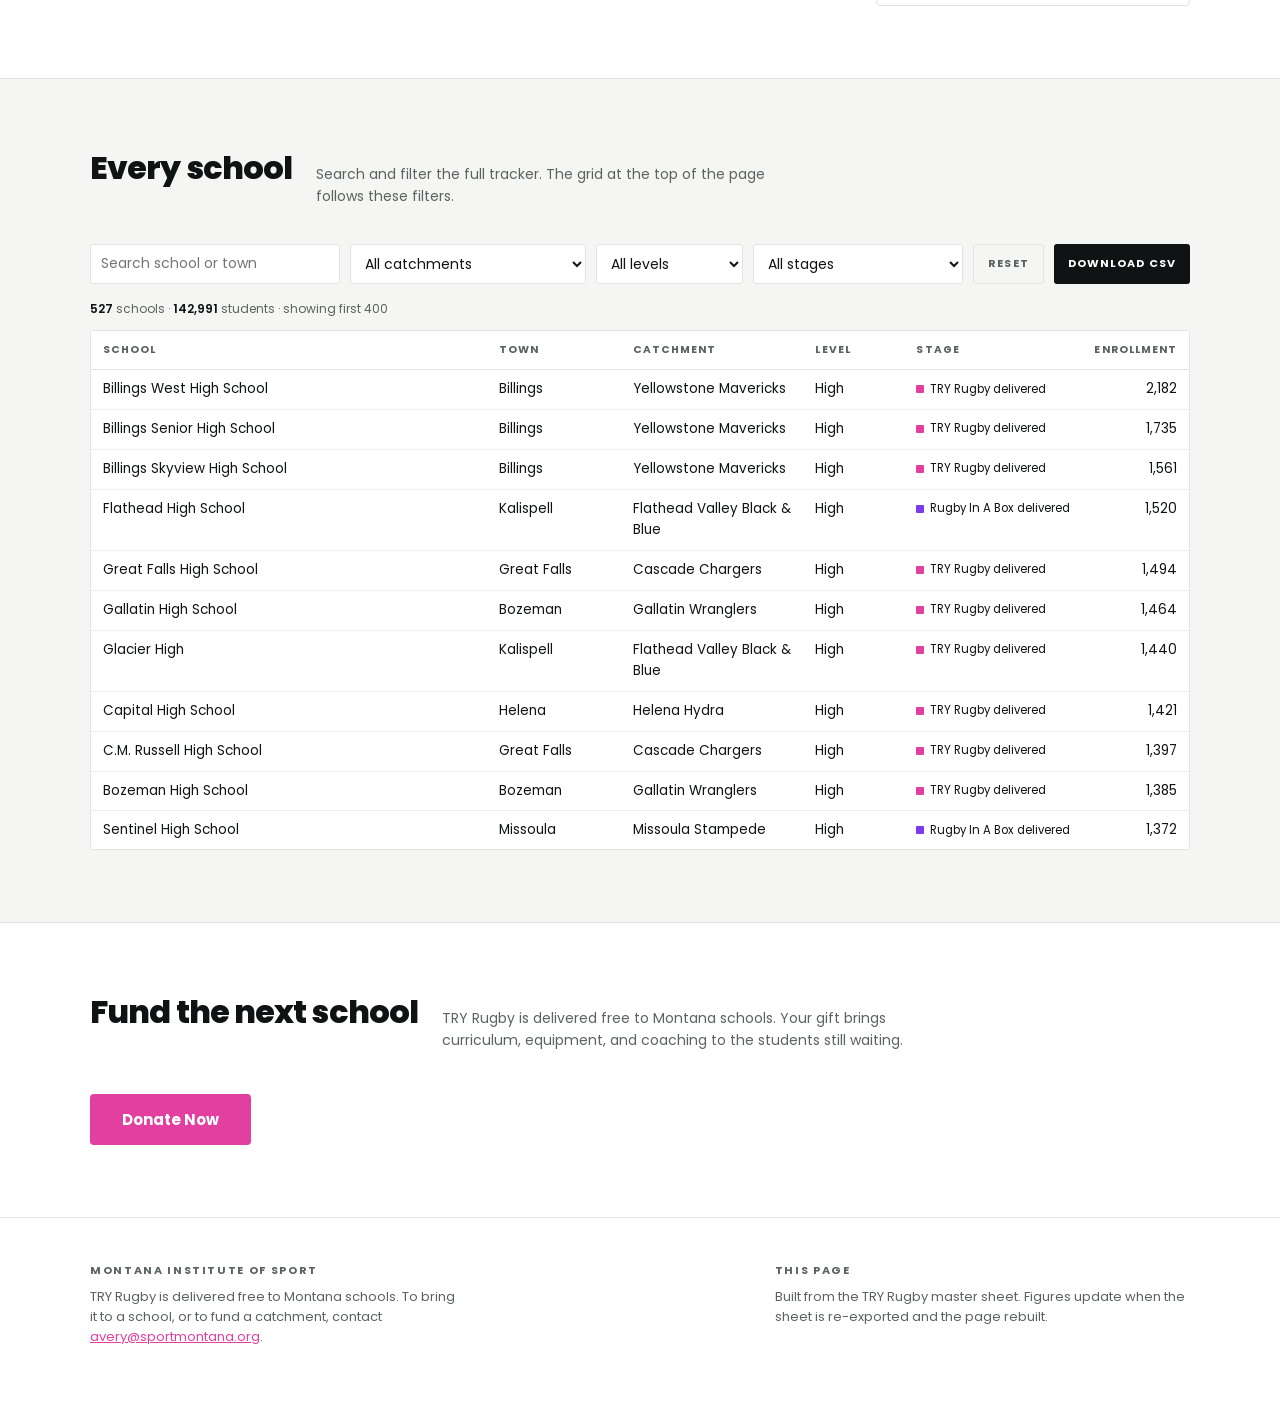
<file: impact/index.html>
<!DOCTYPE html>
<html lang="en">
<head>
<meta charset="utf-8">
<meta name="viewport" content="width=device-width, initial-scale=1">
<title>TRY Rugby — Statewide Impact | Montana Institute of Sport</title>
<!-- Google Analytics (GA4) -->
<script async src="https://www.googletagmanager.com/gtag/js?id=G-66RLGV4L94"></script>
<script>
  window.dataLayer = window.dataLayer || [];
  function gtag(){dataLayer.push(arguments);}
  gtag('js', new Date());
  gtag('config', 'G-66RLGV4L94');
</script>
<link rel="shortcut icon" href="/favicon.ico">
<link rel="icon" href="/favicon.ico" sizes="any">
<link rel="icon" href="/favicon.svg" type="image/svg+xml">
<link rel="icon" type="image/png" sizes="96x96" href="/favicon-96.png">
<link rel="apple-touch-icon" href="/apple-touch-icon.png">
<link rel="manifest" href="/site.webmanifest">
<link rel="preconnect" href="https://fonts.googleapis.com">
<link rel="preconnect" href="https://fonts.gstatic.com" crossorigin>
<link href="https://fonts.googleapis.com/css2?family=Poppins:wght@400;500;600;700;800&display=swap" rel="stylesheet">
<style>
:root{
  --paper:#FFFFFF; --tint:#F5F6F4; --surface:#FFFFFF; --line:#E1E4E0; --line-soft:#EDEFEC;
  --ink:#101314; --muted:#5A6360; --faint:#8B938F;
  --try:#E23FA0; --try-grid:#E23FA0; --rib:#7C3AED; --sched:#2563EB; --pipe:#9AA39F; --none:#E4E7E3; --closed:#A34A38;
  --display:"Poppins",system-ui,sans-serif;
  --body:"Poppins",system-ui,sans-serif;
  --mono:"Poppins",system-ui,sans-serif;
  --pad:clamp(16px,4vw,40px);
}
*{box-sizing:border-box}
html{scroll-behavior:smooth}
body{margin:0;background:var(--paper);color:var(--ink);font-family:var(--body);font-size:16px;line-height:1.55;-webkit-font-smoothing:antialiased}
.wrap{max-width:1180px;margin:0 auto;padding:0 var(--pad)}
h1,h2,h3{font-family:var(--display);font-weight:800;letter-spacing:-.028em;line-height:1.05;margin:0}
.mono,.eyebrow,th,.stat .k,.result .k,.split .side .h,.field label{font-variant-numeric:tabular-nums}
p{margin:0 0 1em}
a{color:var(--try)}
.eyebrow{font-family:var(--body);font-size:11px;font-weight:700;letter-spacing:.15em;text-transform:uppercase;color:var(--muted)}
.num{font-family:var(--display);font-variant-numeric:tabular-nums;letter-spacing:-.03em}
.mono{font-family:var(--mono);font-variant-numeric:tabular-nums}

/* ---- structure ---- */
header.top{border-bottom:1px solid var(--line);background:var(--surface)}
header.top .wrap{display:flex;flex-wrap:wrap;gap:12px;align-items:baseline;justify-content:space-between;padding-top:14px;padding-bottom:14px}
.brand{font-family:var(--display);font-weight:700;font-size:15px;letter-spacing:-.01em}
.brand span{color:var(--try)}
nav.jump{display:flex;gap:18px;flex-wrap:wrap}
nav.jump a{font-family:var(--body);font-weight:600;font-size:11px;letter-spacing:.1em;text-transform:uppercase;color:var(--ink);text-decoration:none;padding:2px 0;border-bottom:1px solid transparent}
nav.jump a:hover,nav.jump a:focus-visible{color:var(--ink);border-bottom-color:var(--try)}

section{padding:clamp(38px,6vw,72px) 0;border-bottom:1px solid var(--line);background:var(--paper)}
section:nth-of-type(even){background:var(--tint)}
section:nth-of-type(even) .card,section:nth-of-type(even) .tablewrap,section:nth-of-type(even) .mapwrap,section:nth-of-type(even) .finding{background:#fff}
section.hero{padding-top:clamp(30px,5vw,54px)}
.sechead{display:flex;flex-wrap:wrap;gap:8px 24px;align-items:baseline;margin-bottom:22px}
.sechead h2{font-size:clamp(22px,3vw,32px)}
.sechead .note{color:var(--muted);font-size:14px;max-width:52ch}

/* ---- hero ---- */
.hero h1{font-size:clamp(32px,6.2vw,68px);max-width:19ch;margin:14px 0 0;line-height:1.16}
.hero h1 em{font-style:normal;color:var(--try)}
.hero .lede{margin-top:18px;max-width:62ch;font-size:clamp(16px,1.6vw,19px);color:var(--muted)}
.hero .lede strong{color:var(--ink);font-weight:600}

/* ---- signature grid ---- */
.gridcard{margin-top:30px;background:var(--surface);border:1px solid var(--line);border-radius:4px}
.gridcard .bar{display:flex;justify-content:space-between;align-items:center;gap:16px;flex-wrap:wrap;padding:14px 18px;border-bottom:1px solid var(--line-soft)}
.schoolgrid{display:grid;grid-template-columns:repeat(auto-fill,minmax(9px,1fr));gap:2px;padding:18px}
.cell{aspect-ratio:1;border-radius:1px;background:var(--none);transition:opacity .12s ease,transform .12s ease}
.cell.try{background:var(--try-grid)} .cell.rib{background:var(--rib)} .cell.scheduled{background:var(--sched)}
.cell.pipeline{background:var(--pipe)} .cell.closed{background:var(--closed)}
.cell.dim{opacity:.16}
.cell.hot{transform:scale(1.9);position:relative;z-index:3;box-shadow:0 0 0 1.5px var(--surface)}
.legend{display:flex;flex-wrap:wrap;gap:6px 20px;padding:0 18px 16px}
.lg{display:flex;align-items:center;gap:7px;font-size:12.5px;color:var(--muted);background:none;border:0;padding:3px 0;cursor:pointer;font-family:var(--body)}
.lg:hover{color:var(--ink)}
.lg[aria-pressed="false"]{opacity:.4}
.sw{width:11px;height:11px;border-radius:1px;flex:none}
.readout{font-family:var(--mono);font-size:12px;color:var(--muted);min-height:1.4em}
.readout b{color:var(--ink);font-weight:600}

/* ---- coverage bar ---- */
.cov{display:flex;height:34px;border:1px solid var(--line);border-radius:3px;overflow:hidden;background:var(--surface)}
.cov div{display:flex;align-items:center;justify-content:center;font-family:var(--mono);font-size:11px;color:#fff;overflow:hidden;white-space:nowrap}

/* ---- stats ---- */
.stats{display:grid;grid-template-columns:repeat(auto-fit,minmax(215px,1fr));gap:1px;background:var(--line);border:1px solid var(--line);border-radius:4px;overflow:hidden;margin-top:26px}
.stat{background:var(--surface);padding:20px}
.stat .k{font-family:var(--body);font-weight:700;font-size:10.5px;letter-spacing:.13em;text-transform:uppercase;color:var(--muted)}
.stat .v{font-family:var(--display);font-weight:800;font-size:clamp(32px,4.4vw,46px);letter-spacing:-.035em;line-height:1.05;margin:6px 0 4px;font-variant-numeric:tabular-nums}
.stat .d{font-size:13.5px;color:var(--muted);line-height:1.4}
.stat.accent .v{color:var(--try-grid)}

/* ---- two column ---- */
.cols{display:grid;grid-template-columns:1.25fr .9fr;gap:clamp(20px,3vw,40px);align-items:start}
@media(max-width:860px){.cols{grid-template-columns:1fr}}
.cols3{display:grid;grid-template-columns:repeat(3,1fr);gap:clamp(16px,2vw,24px);align-items:start}
@media(max-width:980px){.cols3{grid-template-columns:1fr 1fr}}
@media(max-width:660px){.cols3{grid-template-columns:1fr}}

/* ---- finding callout ---- */
.finding{background:var(--surface);border:1px solid var(--line);border-left:4px solid var(--try);border-radius:4px;padding:clamp(20px,3vw,30px)}
.finding h3{font-size:clamp(19px,2.4vw,26px);max-width:24ch;line-height:1.12}
.finding p{margin:12px 0 0;color:var(--muted);max-width:62ch;font-size:14.5px}
.classdefs{list-style:none;margin:16px 0 0;padding:0}
.classdefs li{display:flex;justify-content:space-between;align-items:baseline;gap:16px;padding:10px 0;border-bottom:1px solid var(--line-soft)}
.classdefs li:last-child{border-bottom:0}
.classdefs b{color:var(--ink);font-weight:700;font-size:15px}
.classdefs .rng{font-family:var(--mono);color:var(--muted);font-variant-numeric:tabular-nums;font-size:13.5px}
.photo{max-width:560px;margin:26px auto 0;border:1px solid var(--line);border-radius:4px;overflow:hidden;background:var(--tint)}
.photo img{width:100%;height:auto;display:block}
.donate-btn{display:inline-block;background:var(--try);color:#fff;font-family:var(--display);font-weight:700;font-size:15px;text-decoration:none;padding:14px 32px;border-radius:4px;margin-top:6px}
.donate-btn:hover{background:#c9328c}
.split{display:grid;grid-template-columns:1fr 1fr;gap:clamp(16px,3vw,34px);margin-top:22px}
@media(max-width:600px){.split{grid-template-columns:1fr}}
.split .side .h{font-family:var(--body);font-weight:700;font-size:10.5px;letter-spacing:.12em;text-transform:uppercase;color:var(--muted)}
.split .side .big{font-family:var(--display);font-weight:800;font-size:clamp(30px,4.6vw,44px);letter-spacing:-.035em;line-height:1.05;margin:4px 0 2px;font-variant-numeric:tabular-nums}
.split .side .big.dimv{color:var(--faint)}
.split .side .d{font-size:13px;color:var(--muted)}
.split .side .track{margin-top:10px}

.card{background:var(--surface);border:1px solid var(--line);border-radius:4px;padding:20px}
.card h3{font-size:17px;margin-bottom:4px}
.card .sub{font-size:13px;color:var(--muted);margin-bottom:16px}

/* ---- bars ---- */
.rowbar{display:grid;grid-template-columns:minmax(96px,1.35fr) 3fr auto;gap:12px;align-items:center;padding:7px 0;border-bottom:1px solid var(--line-soft);font-size:13.5px}
.rowbar:last-child{border-bottom:0}
.rowbar .lab{font-weight:500}
.rowbar .lab small{display:block;color:var(--faint);font-weight:400;font-size:11px;font-family:var(--mono)}
.track{height:14px;background:var(--none);border-radius:2px;overflow:hidden;display:flex}
.track i{display:block;height:100%}
.rowbar .pc{font-family:var(--mono);font-size:12px;color:var(--muted);min-width:52px;text-align:right}

/* ---- map ---- */
.mapwrap{position:relative;background:var(--surface);border:1px solid var(--line);border-radius:4px;padding:8px}
svg.map{display:block;width:100%;height:auto}
.mt-outline{fill:#F5F7F2;stroke:var(--ink);stroke-width:1.1;stroke-linejoin:round}
.town{cursor:pointer}
.town circle{stroke:var(--surface);stroke-width:.8}
.town .halo{fill:none;stroke:var(--try);stroke-width:1.6;opacity:0}
.town.on .halo{opacity:1}
.tip{position:fixed;z-index:60;pointer-events:none;background:var(--ink);color:#F3F5F0;font-family:var(--mono);font-size:11.5px;line-height:1.5;padding:8px 10px;border-radius:3px;max-width:250px;opacity:0;transition:opacity .1s;box-shadow:0 6px 22px rgba(0,0,0,.22)}
.tip b{color:#fff;font-weight:600;display:block;font-size:12.5px;margin-bottom:2px}
.tip.on{opacity:1}

/* ---- controls ---- */
.controls{display:flex;flex-wrap:wrap;gap:10px;margin-bottom:16px}
input[type=search],select,input[type=number]{font-family:var(--body);font-size:14px;color:var(--ink);background:var(--surface);border:1px solid var(--line);border-radius:3px;padding:8px 10px}
input[type=search]{min-width:210px;flex:1}
button.btn{font-family:var(--body);font-weight:700;font-size:11px;letter-spacing:.1em;text-transform:uppercase;background:var(--ink);color:#fff;border:0;border-radius:3px;padding:9px 14px;cursor:pointer}
button.btn.ghost{background:transparent;color:var(--muted);border:1px solid var(--line)}
button.btn:hover{opacity:.88}
:focus-visible{outline:2px solid var(--try);outline-offset:2px}

/* ---- table ---- */
.tablewrap{background:var(--surface);border:1px solid var(--line);border-radius:4px;overflow:auto;max-height:520px}
table{border-collapse:collapse;width:100%;font-size:13.5px}
th{position:sticky;top:0;background:var(--surface);text-align:left;font-family:var(--body);font-size:10.5px;letter-spacing:.1em;text-transform:uppercase;color:var(--muted);font-weight:700;padding:11px 12px;border-bottom:1px solid var(--line);cursor:pointer;white-space:nowrap}
th:hover{color:var(--ink)}
td{padding:9px 12px;border-bottom:1px solid var(--line-soft);vertical-align:top}
tbody tr:hover{background:#F7F9F4}
td.r{text-align:right;font-family:var(--mono);font-variant-numeric:tabular-nums}
.pill{display:inline-flex;align-items:center;gap:6px;font-size:11.5px;font-family:var(--mono);white-space:nowrap}
.pill i{width:8px;height:8px;border-radius:1px;flex:none;display:block}

/* ---- calculator ---- */
.calc{display:grid;grid-template-columns:1fr 1fr;gap:18px}
@media(max-width:640px){.calc{grid-template-columns:1fr}}
.field label{display:block;font-family:var(--body);font-weight:700;font-size:10.5px;letter-spacing:.11em;text-transform:uppercase;color:var(--muted);margin-bottom:6px}
input[type=range]{width:100%;accent-color:var(--try)}
.result{margin-top:18px;padding-top:18px;border-top:1px solid var(--line-soft);display:grid;grid-template-columns:repeat(auto-fit,minmax(140px,1fr));gap:18px}
.result .v{font-family:var(--display);font-weight:800;font-size:clamp(26px,3.4vw,36px);letter-spacing:-.03em;line-height:1.1;font-variant-numeric:tabular-nums}
.result .k{font-family:var(--body);font-weight:700;font-size:10.5px;letter-spacing:.11em;text-transform:uppercase;color:var(--muted)}
.assume{margin-top:14px;font-size:12.5px;color:var(--faint);border-left:2px solid var(--rib);padding-left:10px}

/* ---- lists ---- */
ol.targets{list-style:none;margin:0;padding:0;counter-reset:t}
ol.targets li{counter-increment:t;display:grid;grid-template-columns:26px 1fr auto;gap:12px;align-items:baseline;padding:9px 0;border-bottom:1px solid var(--line-soft);font-size:14px}
ol.targets li:last-child{border-bottom:0}
ol.targets li::before{content:counter(t,decimal-leading-zero);font-family:var(--mono);font-size:11px;color:var(--faint)}
ol.targets .meta{display:block;font-size:12px;color:var(--muted);font-family:var(--mono)}
ol.targets .e{font-family:var(--mono);font-size:13px;font-variant-numeric:tabular-nums}

footer{padding:44px 0 60px;color:var(--muted);font-size:13px}
footer .wrap{display:grid;gap:20px;grid-template-columns:1.6fr 1fr}
@media(max-width:760px){footer .wrap{grid-template-columns:1fr}}
.sr{position:absolute;width:1px;height:1px;overflow:hidden;clip:rect(0 0 0 0);white-space:nowrap}
dl.meth{margin:0;font-size:13.5px}
dl.meth dt{font-family:var(--body);font-weight:700;font-size:10.5px;letter-spacing:.11em;text-transform:uppercase;color:var(--muted);margin-top:14px}
dl.meth dd{margin:3px 0 0}

@media(prefers-reduced-motion:reduce){*{transition:none!important;animation:none!important}html{scroll-behavior:auto}}
@media print{
  body{background:#fff}
  nav.jump,.controls,button{display:none}
  section{break-inside:avoid;border-bottom:1px solid #ccc}
  .tablewrap{max-height:none;overflow:visible}
}
</style>
</head>
<body>

<header class="top">
  <div class="wrap">
    <a class="brand" href="/" style="color:var(--ink);text-decoration:none">TRY <span>Sport</span> <span style="color:var(--muted);font-weight:600">/ Statewide Impact</span></a>
    <nav class="jump" aria-label="Sections">
      <a href="/">TRY Sport</a>
      <a href="/#tryrugby">TRY Rugby</a>
      <a href="#donate">Donate</a>
      <a href="#" id="printLink">Print / PDF</a>
    </nav>
  </div>
</header>

<section class="hero">
  <div class="wrap">
    <div class="eyebrow">Statewide school tracker &middot; 2023/24 &ndash; 2025/26</div>
    <h1>Rugby has reached <em id="hdrStudents">88,722</em> Montana students. <em id="hdrRemain">62,858</em> are still waiting.</h1>
    <p class="lede">We've reached nearly one in three Montana schools, and close to three in five of all Montana students, because we went to the big ones first. Each square below is one school.</p>

    <div class="gridcard">
      <div class="bar">
        <div class="eyebrow">Every tracked school, largest enrollment first</div>
        <div class="readout" id="readout">Hover a square for the school.</div>
      </div>
      <div class="schoolgrid" id="grid" aria-hidden="true"></div>
      <p class="sr" id="gridSummary"></p>
      <div class="legend" id="legend"></div>
    </div>
  </div>
</section>

<section id="reach">
  <div class="wrap">
    <div class="sechead">
      <h2>Reached</h2>
    </div>
    <div class="cov" id="covBar" role="img" aria-label="Share of tracked students by program stage"></div>
    <div class="stats" id="stats"></div>
  </div>
</section>

<section id="momentum">
  <div class="wrap">
    <div class="sechead"><h2>Momentum</h2>
      <p class="note">Schools logged as completing a TRY Rugby session, by school year. Earlier years are less completely recorded, so some of the rise is better record-keeping rather than growth.</p></div>
    <div class="card">
      <h3>TRY Rugby sessions by school year</h3>
      <p class="sub">In-person coaching delivered into a school's PE program.</p>
      <div id="yearBars"></div>
    </div>
  </div>
</section>

<section id="map">
  <div class="wrap">
    <div class="sechead"><h2>Where we've been</h2>
      <p class="note">One dot per community, sized by the number of students in its schools. Filled portion shows how much of that community we've reached.</p></div>
    <div class="mapwrap"><svg class="map" id="mtmap" viewBox="0 0 900 512" role="img" aria-label="Map of Montana showing communities reached by TRY Rugby"></svg></div>
  </div>
</section>

<section id="levels">
  <div class="wrap">
    <div class="sechead"><h2>Reach by school level</h2></div>
    <div class="cols">
      <div class="card"><h3>Schools reached</h3><p class="sub">Of all tracked schools at that level.</p><div id="bandBars"></div></div>
      <div class="card"><h3>Students reached</h3><p class="sub">Enrollment at reached schools, of all tracked enrollment at that level.</p><div id="bandBarsE"></div></div>
    </div>
  </div>
</section>

<section id="classes">
  <div class="wrap">
    <div class="sechead"><h2>Reach by competition class</h2>
      <p class="note">Montana high schools by MHSA competition class. Bars show where TRY Rugby or Rugby In A Box has been delivered.</p></div>
    <div class="cols">
      <div class="card"><h3>High schools delivered</h3><div id="classBars"></div></div>
      <div class="card">
        <h3>What the classes mean</h3>
        <ul class="classdefs">
          <li><b>Class AA</b><span class="rng">801+ students</span></li>
          <li><b>Class A</b><span class="rng">301&ndash;800 students</span></li>
          <li><b>Class B</b><span class="rng">101&ndash;300 students</span></li>
          <li><b>Class C</b><span class="rng">100 or fewer</span></li>
        </ul>
      </div>
    </div>
  </div>
</section>

<section id="opportunity">
  <div class="wrap">
    <div class="sechead"><h2>What's still on the table</h2>
      <p class="note">Move the slider to see what a given number of new school deliveries would reach, targeting the largest unreached schools first.</p></div>
    <div class="cols3">
      <div class="card">
        <h3>What a gift unlocks</h3>
        <p class="sub">Next schools are drawn from the unreached list, largest enrollment first.</p>
        <div class="calc">
          <div class="field">
            <label for="nSchools">New schools delivered: <span class="mono" id="nOut">25</span></label>
            <input type="range" id="nSchools" min="1" max="200" value="25" step="1">
          </div>
          <div class="field">
            <label for="cost">Your cost per school (USD)</label>
            <input type="number" id="cost" value="1000" min="0" step="50">
          </div>
        </div>
        <div class="result">
          <div><div class="v" id="calcStudents">&mdash;</div><div class="k">Students reached</div></div>
          <div><div class="v" id="calcCost">&mdash;</div><div class="k">Total investment</div></div>
          <div><div class="v" id="calcPer">&mdash;</div><div class="k">Cost per student</div></div>
        </div>
        <p class="assume">Based on a $1,000 per-school delivery cost. Adjust it above to model different funding levels.</p>
      </div>
      <div class="card">
        <h3>Finish a region</h3>
        <p class="sub">What it takes to reach every remaining school in one club's area.</p>
        <div class="field">
          <label for="fundRegion">Club region</label>
          <select id="fundRegion" style="width:100%"></select>
        </div>
        <div class="result">
          <div><div class="v" id="fundSchools">&mdash;</div><div class="k">Schools left</div></div>
          <div><div class="v" id="fundStudents">&mdash;</div><div class="k">Students</div></div>
          <div><div class="v" id="fundCost">&mdash;</div><div class="k">At the cost above</div></div>
        </div>
        <p class="assume" id="fundNote"></p>
      </div>
      <div class="card">
        <h3>Biggest unreached schools</h3>
        <p class="sub">Highest enrollment, no delivery and nothing scheduled.</p>
        <ol class="targets" id="targets"></ol>
      </div>
    </div>
  </div>
</section>

<section id="explore">
  <div class="wrap">
    <div class="sechead"><h2>Every school</h2>
      <p class="note">Search and filter the full tracker. The grid at the top of the page follows these filters.</p></div>
    <div class="controls">
      <input type="search" id="q" placeholder="Search school or town" aria-label="Search school or town">
      <select id="fCatch" aria-label="Filter by catchment"><option value="">All catchments</option></select>
      <select id="fBand" aria-label="Filter by level"><option value="">All levels</option></select>
      <select id="fStage" aria-label="Filter by stage"><option value="">All stages</option></select>
      <button class="btn ghost" id="reset">Reset</button>
      <button class="btn" id="csv">Download CSV</button>
    </div>
    <p class="readout" id="tableCount"></p>
    <div class="tablewrap">
      <table id="tbl">
        <thead><tr>
          <th data-k="n">School</th><th data-k="c">Town</th><th data-k="k">Catchment</th>
          <th data-k="b">Level</th><th data-k="s">Stage</th><th data-k="e" class="r">Enrollment</th>
        </tr></thead>
        <tbody id="tbody"></tbody>
      </table>
    </div>
  </div>
</section>

<section id="donate">
  <div class="wrap">
    <div class="sechead"><h2>Fund the next school</h2>
      <p class="note">TRY Rugby is delivered free to Montana schools. Your gift brings curriculum, equipment, and coaching to the students still waiting.</p></div>
    <a class="donate-btn" href="https://secure.givelively.org/donate/montana-institute-of-sport" target="_blank" rel="noopener">Donate Now</a>
  </div>
</section>

<footer>
  <div class="wrap">
    <div>
      <div class="eyebrow">Montana Institute of Sport</div>
      <p style="margin-top:8px;max-width:46ch">TRY Rugby is delivered free to Montana schools. To bring it to a school, or to fund a catchment, contact <a href="mailto:avery@sportmontana.org">avery@sportmontana.org</a>.</p>
    </div>
    <div>
      <div class="eyebrow">This page</div>
      <p style="margin-top:8px">Built from the TRY Rugby master sheet. Figures update when the sheet is re-exported and the page rebuilt.</p>
    </div>
  </div>
</footer>

<div class="tip" id="tip" role="status" aria-live="polite"></div>

<script>
const DATA = {"certified":["Bitterroot Warriors","Butte Celtics","Cascade Chargers","Flathead Valley Black & Blue","Gallatin Wranglers","Helena Hydra","Missoula Stampede","Yellowstone Mavericks"],"schools":[{"n":"YMCA Helena","c":"Helena","k":"Helena Hydra","k0":"Helena Hydra","b":"Community","t":"Community Center","s":"rib","e":0,"l":"SHAPE 23","y3":"Rugby In A Box - Delivered","y4":"","y5":"Rugby In A Box - Delivered","r":527,"cls":""},{"n":"Billings West High School","c":"Billings","k":"Yellowstone Mavericks","k0":"Yellowstone Mavericks","b":"High","t":"High School","s":"try","e":2182,"l":"Cold Call","y3":"Rugby In A Box - Offered","y4":"Declined","y5":"Try Rugby - Completed","r":1,"cls":"AA"},{"n":"Billings Senior High School","c":"Billings","k":"Yellowstone Mavericks","k0":"Yellowstone Mavericks","b":"High","t":"High School","s":"try","e":1735,"l":"Cold Call","y3":"Rugby In A Box - Offered","y4":"Try Rugby - Completed","y5":"Try Rugby - Completed","r":2,"cls":"AA"},{"n":"Billings Skyview High School","c":"Billings","k":"Yellowstone Mavericks","k0":"Yellowstone Mavericks","b":"High","t":"High School","s":"try","e":1561,"l":"MCA 24","y3":"Rugby In A Box - Offered","y4":"Try Rugby - Completed","y5":"Rugby In A Box - Offered","r":3,"cls":"AA"},{"n":"Flathead High School","c":"Kalispell","k":"Flathead Valley Black & Blue","k0":"Flathead Valley Black & Blue","b":"High","t":"High School","s":"rib","e":1520,"l":"Cold Call","y3":"","y4":"","y5":"","r":4,"cls":"AA"},{"n":"Great Falls High School","c":"Great Falls","k":"Cascade Chargers","k0":"Cascade Chargers","b":"High","t":"High School","s":"try","e":1494,"l":"SHAPE 23","y3":"","y4":"Try Rugby - Completed","y5":"Try Rugby - Completed","r":5,"cls":"AA"},{"n":"Gallatin High School","c":"Bozeman","k":"Gallatin Wranglers","k0":"Gallatin Wranglers","b":"High","t":"High School","s":"try","e":1464,"l":"Referral","y3":"","y4":"Try Rugby - Completed","y5":"Try Rugby - Completed","r":6,"cls":"AA"},{"n":"Glacier High","c":"Kalispell","k":"Flathead Valley Black & Blue","k0":"Flathead Valley Black & Blue","b":"High","t":"High School","s":"try","e":1440,"l":"Referral","y3":"","y4":"Try Rugby - Completed","y5":"Rugby In A Box - Offered","r":7,"cls":"AA"},{"n":"Capital High School","c":"Helena","k":"Helena Hydra","k0":"Helena Hydra","b":"High","t":"High School","s":"try","e":1421,"l":"SHAPE 25","y3":"Prospect","y4":"Try Rugby - Completed","y5":"Rugby In A Box - Offered","r":8,"cls":"AA"},{"n":"C.M. Russell High School","c":"Great Falls","k":"Cascade Chargers","k0":"Cascade Chargers","b":"High","t":"High School","s":"try","e":1397,"l":"SHAPE 23","y3":"","y4":"Try Rugby - Completed","y5":"Try Rugby - Completed","r":9,"cls":"AA"},{"n":"Bozeman High School","c":"Bozeman","k":"Gallatin Wranglers","k0":"Gallatin Wranglers","b":"High","t":"High School","s":"try","e":1385,"l":"Cold Call","y3":"Prospect","y4":"Try Rugby - Completed","y5":"Try Rugby - Completed","r":10,"cls":"AA"},{"n":"Sentinel High School","c":"Missoula","k":"Missoula Stampede","k0":"Missoula Stampede","b":"High","t":"High School","s":"rib","e":1372,"l":"Cold Call","y3":"","y4":"","y5":"","r":11,"cls":"AA"},{"n":"Hellgate High","c":"Missoula","k":"Missoula Stampede","k0":"Missoula Stampede","b":"High","t":"High School","s":"rib","e":1214,"l":"SHAPE 23","y3":"","y4":"","y5":"Rugby In A Box - Offered","r":12,"cls":"AA"},{"n":"Laurel Elementary School","c":"Laurel","k":"Yellowstone Mavericks","k0":"Yellowstone Mavericks","b":"Elementary","t":"Elementary School","s":"rib","e":1204,"l":"Cold Call","y3":"","y4":"","y5":"Rugby In A Box - Delivered","r":13,"cls":""},{"n":"Butte High School","c":"Butte","k":"Butte Celtics","k0":"Butte Celtics","b":"High","t":"High School","s":"try","e":1197,"l":"SHAPE 25","y3":"Prospect","y4":"Prospect","y5":"Rugby In A Box - Offered","r":14,"cls":"AA"},{"n":"Big Sky High School","c":"Missoula","k":"Missoula Stampede","k0":"Missoula Stampede","b":"High","t":"High School","s":"rib","e":1181,"l":"Cold Call","y3":"","y4":"","y5":"","r":15,"cls":"AA"},{"n":"C.R. Anderson Middle School","c":"Helena","k":"Helena Hydra","k0":"Helena Hydra","b":"Middle","t":"Middle School","s":"try","e":1063,"l":"SHAPE 23","y3":"Try Rugby - Completed","y4":"Try Rugby - Completed","y5":"Try Rugby - Completed","r":16,"cls":""},{"n":"Belgrade Middle School","c":"Belgrade","k":"Gallatin Wranglers","k0":"Gallatin Wranglers","b":"Middle","t":"Middle School","s":"try","e":1050,"l":"SHAPE 23","y3":"Try Rugby - Completed","y4":"Prospect","y5":"Rugby In A Box - Offered","r":17,"cls":""},{"n":"Kalispell Middle School","c":"Kalispell","k":"Flathead Valley Black & Blue","k0":"Flathead Valley Black & Blue","b":"Middle","t":"Middle School","s":"rib","e":1045,"l":"Cold Call","y3":"","y4":"","y5":"","r":18,"cls":""},{"n":"Helena High School","c":"Helena","k":"Helena Hydra","k0":"Helena Hydra","b":"High","t":"High School","s":"rib","e":970,"l":"Cold Call","y3":"","y4":"","y5":"Rugby In A Box - Delivered","r":19,"cls":"AA"},{"n":"Belgrade High School","c":"Belgrade","k":"Gallatin Wranglers","k0":"Gallatin Wranglers","b":"High","t":"High School","s":"try","e":916,"l":"Cold Call","y3":"Prospect","y4":"Try Rugby - Completed","y5":"Rugby In A Box - Offered","r":20,"cls":"AA"},{"n":"Sacajawea - Bozeman","c":"Bozeman","k":"Gallatin Wranglers","k0":"Gallatin Wranglers","b":"Middle","t":"Middle School","s":"try","e":826,"l":"Cold Call","y3":"","y4":"Try Rugby - Completed","y5":"Rugby In A Box - Offered","r":21,"cls":""},{"n":"East Middle School","c":"Great Falls","k":"Cascade Chargers","k0":"Cascade Chargers","b":"Middle","t":"Middle School","s":"try","e":786,"l":"SHAPE 23","y3":"","y4":"Try Rugby - Completed","y5":"Rugby In A Box - Offered","r":22,"cls":""},{"n":"Chief Joseph Middle - Bozeman","c":"Bozeman","k":"Gallatin Wranglers","k0":"Gallatin Wranglers","b":"Middle","t":"Middle School","s":"try","e":752,"l":"Cold Call","y3":"","y4":"Try Rugby - Completed","y5":"Try Rugby - Completed","r":23,"cls":""},{"n":"Huntley Project School","c":"Worden","k":"Yellowstone Mavericks","k0":"Yellowstone Mavericks","b":"K-12","t":"K-12 School","s":"none","e":750,"l":"Cold Call","y3":"","y4":"","y5":"","r":24,"cls":"B"},{"n":"Ben Steele Middle School","c":"Billings","k":"Yellowstone Mavericks","k0":"Yellowstone Mavericks","b":"Middle","t":"Middle School","s":"try","e":747,"l":"MCA 24","y3":"Prospect","y4":"Try Rugby - Completed","y5":"Try Rugby - Completed","r":25,"cls":""},{"n":"North Middle School","c":"Great Falls","k":"Cascade Chargers","k0":"Cascade Chargers","b":"Middle","t":"Middle School","s":"try","e":723,"l":"MCA 24","y3":"Try Rugby - Completed","y4":"Try Rugby - Completed","y5":"Rugby In A Box - Offered","r":26,"cls":""},{"n":"Meadowlark School","c":"Billings","k":"Yellowstone Mavericks","k0":"Yellowstone Mavericks","b":"Elementary","t":"Elementary School","s":"rib","e":705,"l":"Cold Call","y3":"","y4":"","y5":"","r":27,"cls":""},{"n":"Castle Rock Middle School","c":"Billings","k":"Yellowstone Mavericks","k0":"Yellowstone Mavericks","b":"Middle","t":"Middle School","s":"try","e":703,"l":"SHAPE 23","y3":"Rugby In A Box - Offered","y4":"Declined","y5":"Try Rugby - Completed","r":28,"cls":""},{"n":"Helena Middle School","c":"Helena","k":"Helena Hydra","k0":"Helena Hydra","b":"Middle","t":"Middle School","s":"rib","e":688,"l":"Cold Call","y3":"","y4":"","y5":"Rugby In A Box - Delivered","r":29,"cls":""},{"n":"Browning High School","c":"Browning","k":"No Catchment","k0":"No Catchment","b":"High","t":"High School","s":"none","e":679,"l":"Cold Call","y3":"","y4":"","y5":"","r":30,"cls":"A"},{"n":"Lewis & Clark Middle School","c":"Billings","k":"Yellowstone Mavericks","k0":"Yellowstone Mavericks","b":"Middle","t":"Middle School","s":"try","e":667,"l":"Cold Call","y3":"","y4":"","y5":"Try Rugby - Completed","r":31,"cls":""},{"n":"Washington Middle School - Missoula","c":"Missoula","k":"Missoula Stampede","k0":"Missoula Stampede","b":"Middle","t":"Middle School","s":"rib","e":662,"l":"Cold Call","y3":"","y4":"","y5":"","r":32,"cls":""},{"n":"Whitefish High School","c":"Whitefish","k":"Flathead Valley Black & Blue","k0":"Flathead Valley Black & Blue","b":"High","t":"High School","s":"rib","e":660,"l":"Cold Call","y3":"","y4":"","y5":"","r":33,"cls":"A"},{"n":"East Middle School - Butte","c":"Butte","k":"Butte Celtics","k0":"Butte Celtics","b":"Middle","t":"Middle School","s":"try","e":658,"l":"Referral","y3":"Prospect","y4":"Prospect","y5":"Try Rugby - Completed","r":34,"cls":""},{"n":"Whitefish Middle School","c":"Whitefish","k":"Flathead Valley Black & Blue","k0":"Flathead Valley Black & Blue","b":"Middle","t":"Middle School","s":"try","e":657,"l":"Referral","y3":"","y4":"Try Rugby - Completed","y5":"Try Rugby - Completed","r":35,"cls":"C"},{"n":"Columbia Falls High School","c":"Columbia Falls","k":"Flathead Valley Black & Blue","k0":"Flathead Valley Black & Blue","b":"High","t":"High School","s":"try","e":655,"l":"Cold Call","y3":"","y4":"Try Rugby - Completed","y5":"Try Rugby - Completed","r":36,"cls":"A"},{"n":"L A Muldown School","c":"Whitefish","k":"Flathead Valley Black & Blue","k0":"Flathead Valley Black & Blue","b":"Elementary","t":"Elementary School","s":"rib","e":649,"l":"Cold Call","y3":"","y4":"","y5":"","r":37,"cls":""},{"n":"Libby Elementary School","c":"Libby","k":"No Catchment","k0":"No Catchment","b":"Elementary","t":"Elementary School","s":"rib","e":634,"l":"Cold Call","y3":"","y4":"","y5":"","r":38,"cls":""},{"n":"St. Francis Catholic School","c":"Billings","k":"Yellowstone Mavericks","k0":"Yellowstone Mavericks","b":"Elementary","t":"Elementary School","s":"rib","e":629,"l":"Cold Call","y3":"","y4":"","y5":"","r":39,"cls":""},{"n":"East Helena High School","c":"East Helena","k":"Helena Hydra","k0":"Helena Hydra","b":"High","t":"High School","s":"try","e":604,"l":"Cold Call","y3":"","y4":"","y5":"Rugby In A Box - Delivered","r":40,"cls":"A"},{"n":"Will James Middle School","c":"Billings","k":"Yellowstone Mavericks","k0":"Yellowstone Mavericks","b":"Middle","t":"Middle School","s":"try","e":597,"l":"Referral","y3":"","y4":"Rugby In A Box - Offered","y5":"Rugby In A Box - Delivered","r":41,"cls":""},{"n":"Porter Middle School","c":"Missoula","k":"Missoula Stampede","k0":"Missoula Stampede","b":"Middle","t":"Middle School","s":"rib","e":578,"l":"Cold Call","y3":"","y4":"","y5":"","r":42,"cls":""},{"n":"Laurel Middle School","c":"Laurel","k":"Yellowstone Mavericks","k0":"Yellowstone Mavericks","b":"Middle","t":"Middle School","s":"rib","e":573,"l":"Cold Call","y3":"","y4":"","y5":"Rugby In A Box - Delivered","r":43,"cls":""},{"n":"Ruder Elementary","c":"Columbia Falls","k":"Flathead Valley Black & Blue","k0":"Flathead Valley Black & Blue","b":"Elementary","t":"Elementary School","s":"rib","e":565,"l":"Cold Call","y3":"","y4":"","y5":"","r":44,"cls":""},{"n":"Meadow Lark - Great Falls","c":"Great Falls","k":"Cascade Chargers","k0":"Cascade Chargers","b":"Elementary","t":"Elementary School","s":"try","e":555,"l":"SHAPE 23","y3":"","y4":"","y5":"Rugby In A Box - Delivered","r":46,"cls":""},{"n":"Hamilton High School","c":"Hamilton","k":"Bitterroot Warriors","k0":"Bitterroot Warriors","b":"High","t":"High School","s":"rib","e":555,"l":"Cold Call","y3":"","y4":"","y5":"","r":45,"cls":"A"},{"n":"Daly School","c":"Hamilton","k":"Bitterroot Warriors","k0":"Bitterroot Warriors","b":"Elementary","t":"Elementary School","s":"rib","e":552,"l":"Cold Call","y3":"","y4":"","y5":"","r":47,"cls":""},{"n":"Hardin High","c":"Hardin","k":"Yellowstone Mavericks","k0":"Yellowstone Mavericks","b":"High","t":"High School","s":"none","e":540,"l":"Cold Call","y3":"","y4":"","y5":"Rugby In A Box - Offered","r":48,"cls":"A"},{"n":"Parkview Elementary School","c":"Dillon","k":"Butte Celtics","k0":"Butte Celtics","b":"Elementary","t":"Elementary School","s":"rib","e":536,"l":"Cold Call","y3":"","y4":"","y5":"","r":50,"cls":""},{"n":"Laurel High School","c":"Laurel","k":"Yellowstone Mavericks","k0":"Yellowstone Mavericks","b":"High","t":"High School","s":"try","e":536,"l":"Cold Call","y3":"","y4":"Try Rugby - Completed","y5":"Prospect","r":49,"cls":"A"},{"n":"Columbia Falls Jr HS","c":"Columbia Falls","k":"Flathead Valley Black & Blue","k0":"Flathead Valley Black & Blue","b":"Middle","t":"Middle School","s":"try","e":526,"l":"Cold Call","y3":"","y4":"","y5":"","r":51,"cls":""},{"n":"Polson Middle School","c":"Polson","k":"Flathead Valley Black & Blue","k0":"Flathead Valley Black & Blue","b":"Middle","t":"Middle School","s":"try","e":524,"l":"SHAPE 25","y3":"","y4":"","y5":"Rugby In A Box - Offered","r":52,"cls":""},{"n":"Havre High School","c":"Havre","k":"No Catchment","k0":"No Catchment","b":"High","t":"High School","s":"none","e":521,"l":"Cold Call","y3":"","y4":"","y5":"","r":53,"cls":"A"},{"n":"Hyalite Elementray","c":"Bozeman","k":"Gallatin Wranglers","k0":"Gallatin Wranglers","b":"Elementary","t":"Elementary School","s":"rib","e":520,"l":"Cold Call","y3":"","y4":"Rugby In A Box - Delivered","y5":"Rugby In A Box - Delivered","r":55,"cls":""},{"n":"Emily Dickenson - Bozeman","c":"Bozeman","k":"Gallatin Wranglers","k0":"Gallatin Wranglers","b":"Elementary","t":"Elementary School","s":"try","e":520,"l":"SHAPE 25","y3":"","y4":"Try Rugby - Completed","y5":"Try Rugby - Completed","r":54,"cls":""},{"n":"Polson High School","c":"Polson","k":"Flathead Valley Black & Blue","k0":"Flathead Valley Black & Blue","b":"High","t":"High School","s":"rib","e":520,"l":"SHAPE 25","y3":"","y4":"","y5":"Rugby In A Box - Offered","r":56,"cls":"A"},{"n":"Medicine Crow Middle School","c":"Billings","k":"Yellowstone Mavericks","k0":"Yellowstone Mavericks","b":"Middle","t":"Middle School","s":"try","e":518,"l":"Cold Call","y3":"","y4":"","y5":"Try Rugby - Completed","r":57,"cls":""},{"n":"Libby Junior/ High School","c":"Libby","k":"No Catchment","k0":"No Catchment","b":"High","t":"7-12 School","s":"rib","e":517,"l":"Cold Call","y3":"","y4":"","y5":"","r":58,"cls":"A"},{"n":"Edgerton School","c":"Kalispell","k":"Flathead Valley Black & Blue","k0":"Flathead Valley Black & Blue","b":"Elementary","t":"Elementary School","s":"rib","e":511,"l":"Cold Call","y3":"","y4":"","y5":"","r":59,"cls":""},{"n":"Boulder School","c":"Billings","k":"Yellowstone Mavericks","k0":"Yellowstone Mavericks","b":"Elementary","t":"Elementary School","s":"try","e":507,"l":"Cold Call","y3":"","y4":"","y5":"","r":60,"cls":""},{"n":"West Elementary - Butte","c":"Butte","k":"Butte Celtics","k0":"Butte Celtics","b":"Elementary","t":"Elementary School","s":"try","e":498,"l":"Referral","y3":"","y4":"","y5":"Try Rugby - Completed","r":61,"cls":""},{"n":"Stevensville Elementary School","c":"Stevensville","k":"Bitterroot Warriors","k0":"Bitterroot Warriors","b":"Elementary","t":"K-6","s":"rib","e":496,"l":"SHAPE 23","y3":"Rugby In A Box - Delivered","y4":"Rugby In A Box - Offered","y5":"","r":62,"cls":""},{"n":"Meadow Lark - Bozeman","c":"Bozeman","k":"Gallatin Wranglers","k0":"Gallatin Wranglers","b":"Elementary","t":"Elementary School","s":"try","e":495,"l":"MCA 24","y3":"","y4":"Try Rugby - Completed","y5":"Rugby In A Box - Offered","r":64,"cls":""},{"n":"Custer County High School","c":"Miles City","k":"No Catchment","k0":"No Catchment","b":"High","t":"High School","s":"try","e":495,"l":"SHAPE 24","y3":"","y4":"Try Rugby - Completed","y5":"Try Rugby - Completed","r":63,"cls":"A"},{"n":"Jim Darcy Elementary School","c":"Helena","k":"Helena Hydra","k0":"Helena Hydra","b":"Elementary","t":"Elementary School","s":"rib","e":493,"l":"Cold Call","y3":"","y4":"","y5":"Rugby In A Box - Delivered","r":65,"cls":""},{"n":"Riverside Middle School","c":"Billings","k":"Yellowstone Mavericks","k0":"Yellowstone Mavericks","b":"Middle","t":"Middle School","s":"try","e":492,"l":"Cold Call","y3":"","y4":"","y5":"Try Rugby - Completed","r":66,"cls":""},{"n":"Glacier Gateway Elem","c":"Columbia Falls","k":"Flathead Valley Black & Blue","k0":"Flathead Valley Black & Blue","b":"Elementary","t":"Elementary School","s":"rib","e":488,"l":"Cold Call","y3":"","y4":"","y5":"","r":67,"cls":""},{"n":"Lockwood High School","c":"Lockwood","k":"Yellowstone Mavericks","k0":"Yellowstone Mavericks","b":"High","t":"High School","s":"try","e":488,"l":"Cold Call","y3":"","y4":"","y5":"Try Rugby - Completed","r":68,"cls":"A"},{"n":"East Valley Middle School","c":"East Helena","k":"Helena Hydra","k0":"Helena Hydra","b":"Middle","t":"Middle School","s":"try","e":482,"l":"Cold Call","y3":"","y4":"","y5":"Try Rugby - Completed","r":69,"cls":""},{"n":"Corvallis High School","c":"Corvallis","k":"Bitterroot Warriors","k0":"Bitterroot Warriors","b":"High","t":"High School","s":"rib","e":480,"l":"Cold Call","y3":"","y4":"","y5":"Prospect","r":70,"cls":"A"},{"n":"Hamilton Middle School","c":"Hamilton","k":"Bitterroot Warriors","k0":"Bitterroot Warriors","b":"Middle","t":"Middle School","s":"rib","e":480,"l":"Cold Call","y3":"","y4":"","y5":"","r":71,"cls":""},{"n":"Elder Grove Elementary School","c":"Billings","k":"Yellowstone Mavericks","k0":"Yellowstone Mavericks","b":"Elementary","t":"Elementary School","s":"rib","e":472,"l":"Cold Call","y3":"","y4":"","y5":"","r":72,"cls":""},{"n":"Janette Rankin Elementray","c":"Missoula","k":"Missoula Stampede","k0":"Missoula Stampede","b":"Elementary","t":"Elementary School","s":"rib","e":471,"l":"Cold Call","y3":"","y4":"","y5":"Rugby In A Box - Delivered","r":73,"cls":""},{"n":"Meadow Hill Middle School","c":"Missoula","k":"Missoula Stampede","k0":"Missoula Stampede","b":"Middle","t":"Middle School","s":"try","e":470,"l":"SHAPE 23","y3":"Try Rugby - Completed","y4":"","y5":"Rugby In A Box - Offered","r":74,"cls":""},{"n":"Paxson School","c":"Missoula","k":"Missoula Stampede","k0":"Missoula Stampede","b":"Elementary","t":"Elementary School","s":"rib","e":470,"l":"Cold Call","y3":"","y4":"","y5":"","r":75,"cls":""},{"n":"Ridge View Elementary","c":"Belgrade","k":"Gallatin Wranglers","k0":"Gallatin Wranglers","b":"Elementary","t":"Elementary School","s":"try","e":468,"l":"MCA 24","y3":"","y4":"Try Rugby - Completed","y5":"Rugby In A Box - Offered","r":76,"cls":""},{"n":"Bigfork Elementary","c":"Bigfork","k":"Flathead Valley Black & Blue","k0":"Flathead Valley Black & Blue","b":"Elementary","t":"Elementary School","s":"rib","e":464,"l":"Cold Call","y3":"","y4":"","y5":"","r":77,"cls":""},{"n":"West Elementary - Great Falls","c":"Great Falls","k":"Cascade Chargers","k0":"Cascade Chargers","b":"Elementary","t":"Elementary School","s":"try","e":463,"l":"Cold Call","y3":"","y4":"Prospect","y5":"Try Rugby - Completed","r":79,"cls":""},{"n":"Four Georgians Elementary School","c":"Helena","k":"Helena Hydra","k0":"Helena Hydra","b":"Elementary","t":"Elementary School","s":"rib","e":463,"l":"Cold Call","y3":"","y4":"","y5":"Rugby In A Box - Delivered","r":78,"cls":""},{"n":"Poplar Elementary","c":"Poplar","k":"No Catchment","k0":"No Catchment","b":"Elementary","t":"K-6 School","s":"none","e":462,"l":"Cold Call","y3":"","y4":"","y5":"","r":80,"cls":""},{"n":"Saddle Peak Elementary","c":"Belgrade","k":"Gallatin Wranglers","k0":"Gallatin Wranglers","b":"Elementary","t":"Elementary School","s":"rib","e":460,"l":"Cold Call","y3":"","y4":"","y5":"Rugby In A Box - Offered","r":81,"cls":""},{"n":"St Ignatius School","c":"St Ignatius","k":"Missoula Stampede","k0":"Missoula Stampede","b":"K-12","t":"K-12 School","s":"none","e":460,"l":"Cold Call","y3":"","y4":"","y5":"","r":82,"cls":""},{"n":"Rattlesnake Elementary","c":"Missoula","k":"Missoula Stampede","k0":"Missoula Stampede","b":"Elementary","t":"Elementary School","s":"rib","e":456,"l":"Cold Call","y3":"","y4":"","y5":"Rugby In A Box - Delivered","r":83,"cls":""},{"n":"Lewis and Clark Elementary - Great Falls","c":"Great Falls","k":"Cascade Chargers","k0":"Cascade Chargers","b":"Elementary","t":"Elementary School","s":"rib","e":452,"l":"Cold Call","y3":"","y4":"","y5":"Rugby In A Box - Delivered","r":84,"cls":""},{"n":"Riverview Elementary School","c":"Great Falls","k":"Cascade Chargers","k0":"Cascade Chargers","b":"Elementary","t":"Elementary School","s":"try","e":449,"l":"Cold Call","y3":"","y4":"Try Rugby - Completed","y5":"Try Rugby - Completed","r":85,"cls":""},{"n":"Quentin Brown Primary K-4","c":"Corvallis","k":"Bitterroot Warriors","k0":"Bitterroot Warriors","b":"Elementary","t":"Elementary School","s":"rib","e":447,"l":"Cold Call","y3":"","y4":"","y5":"","r":86,"cls":""},{"n":"Ronan Middle School","c":"Ronan","k":"No Catchment","k0":"No Catchment","b":"Middle","t":"Middle School","s":"try","e":446,"l":"MCA 24","y3":"","y4":"Try Rugby - Completed","y5":"Try Rugby - Completed","r":87,"cls":"A"},{"n":"R.H. Radley Elementary School","c":"East Helena","k":"Helena Hydra","k0":"Helena Hydra","b":"Elementary","t":"Elementary School","s":"rib","e":440,"l":"Cold Call","y3":"","y4":"","y5":"Rugby In A Box - Delivered","r":88,"cls":"C"},{"n":"Chief Charlo Elementary","c":"Missoula","k":"Missoula Stampede","k0":"Missoula Stampede","b":"Elementary","t":"Elementary School","s":"rib","e":437,"l":"Cold Call","y3":"","y4":"","y5":"Rugby In A Box - Delivered","r":89,"cls":""},{"n":"Rocky Boy School","c":"Box Elder","k":"No Catchment","k0":"No Catchment","b":"K-12","t":"K-12 School","s":"none","e":434,"l":"Cold Call","y3":"","y4":"","y5":"","r":90,"cls":""},{"n":"Target Range School","c":"Missoula","k":"Missoula Stampede","k0":"Missoula Stampede","b":"K-12","t":"K-8 School","s":"try","e":434,"l":"Cold Call","y3":"","y4":"Try Rugby - Completed","y5":"","r":91,"cls":""},{"n":"Arrowhead School","c":"Billings","k":"Yellowstone Mavericks","k0":"Yellowstone Mavericks","b":"Elementary","t":"Elementary School","s":"try","e":433,"l":"Cold Call","y3":"Prospect","y4":"Prospect","y5":"Try Rugby - Completed","r":92,"cls":""},{"n":"Mountain View","c":"Great Falls","k":"Cascade Chargers","k0":"Cascade Chargers","b":"Elementary","t":"Elementary School","s":"try","e":433,"l":"SHAPE 24","y3":"","y4":"","y5":"Rugby In A Box - Delivered","r":94,"cls":""},{"n":"Lockwood Middle School","c":"Lockwood","k":"Yellowstone Mavericks","k0":"Yellowstone Mavericks","b":"Middle","t":"Middle School","s":"rib","e":433,"l":"Cold Call","y3":"","y4":"","y5":"Rugby In A Box - Delivered","r":93,"cls":""},{"n":"Giant Springs Elementary","c":"Great Falls","k":"Cascade Chargers","k0":"Cascade Chargers","b":"Elementary","t":"Elementary School","s":"rib","e":432,"l":"Cold Call","y3":"","y4":"","y5":"Rugby In A Box - Delivered","r":95,"cls":""},{"n":"Park High School","c":"Livingston","k":"Gallatin Wranglers","k0":"Gallatin Wranglers","b":"High","t":"High School","s":"try","e":427,"l":"Referral","y3":"","y4":"Try Rugby - Completed","y5":"Try Rugby - Completed","r":96,"cls":"A"},{"n":"Whittier Elementary School - Butte","c":"Butte","k":"Butte Celtics","k0":"Butte Celtics","b":"Elementary","t":"Elementary School","s":"try","e":425,"l":"Referral","y3":"","y4":"","y5":"Rugby In A Box - Offered","r":97,"cls":""},{"n":"Morning Star Elementary - Bozeman","c":"Bozeman","k":"Gallatin Wranglers","k0":"Gallatin Wranglers","b":"Elementary","t":"Elementary School","s":"try","e":424,"l":"Cold Call","y3":"","y4":"Try Rugby - Completed","y5":"Rugby In A Box - Offered","r":98,"cls":""},{"n":"Hillcrest Elementary","c":"Butte","k":"Butte Celtics","k0":"Butte Celtics","b":"Elementary","t":"Elementary School","s":"try","e":423,"l":"Referral","y3":"","y4":"","y5":"Try Rugby - Completed","r":99,"cls":""},{"n":"Eagle Cliffs Elementary","c":"Billings","k":"Yellowstone Mavericks","k0":"Yellowstone Mavericks","b":"Elementary","t":"Elementary School","s":"none","e":416,"l":"Cold Call","y3":"","y4":"","y5":"","r":101,"cls":""},{"n":"Sandstone Elementary School","c":"Billings","k":"Yellowstone Mavericks","k0":"Yellowstone Mavericks","b":"Elementary","t":"Elementary School","s":"none","e":416,"l":"Cold Call","y3":"","y4":"","y5":"Prospect","r":102,"cls":""},{"n":"Jeannette Rankin Elementary School","c":"Kalispell","k":"Flathead Valley Black & Blue","k0":"Flathead Valley Black & Blue","b":"Elementary","t":"Elementary School","s":"none","e":415,"l":"Cold Call","y3":"","y4":"","y5":"","r":103,"cls":""},{"n":"Lodge Grass School","c":"Lodge Grass","k":"No Catchment","k0":"No Catchment","b":"K-12","t":"K-12 School","s":"pipeline","e":410,"l":"Cold Call","y3":"","y4":"","y5":"","r":104,"cls":"B"},{"n":"Story Creek Elementary","c":"Belgrade","k":"Gallatin Wranglers","k0":"Gallatin Wranglers","b":"Elementary","t":"Elementary School","s":"rib","e":409,"l":"Cold Call","y3":"","y4":"","y5":"","r":105,"cls":""},{"n":"Frenchtown High","c":"Frenchtown","k":"Missoula Stampede","k0":"Missoula Stampede","b":"High","t":"High School","s":"rib","e":407,"l":"SHAPE 25","y3":"","y4":"","y5":"Rugby In A Box - Offered","r":106,"cls":"A"},{"n":"Sacajawea Elementary - Great Falls","c":"Great Falls","k":"Cascade Chargers","k0":"Cascade Chargers","b":"Elementary","t":"Elementary School","s":"rib","e":407,"l":"Cold Call","y3":"","y4":"Prospect","y5":"Prospect","r":107,"cls":""},{"n":"Hardin Middle School","c":"Hardin","k":"Yellowstone Mavericks","k0":"Yellowstone Mavericks","b":"Middle","t":"Middle School","s":"none","e":404,"l":"Cold Call","y3":"","y4":"","y5":"Rugby In A Box - Offered","r":108,"cls":""},{"n":"Plains School","c":"Plains","k":"No Catchment","k0":"No Catchment","b":"K-12","t":"K-12 School","s":"none","e":404,"l":"Cold Call","y3":"","y4":"","y5":"","r":109,"cls":"C"},{"n":"Browning Middle School","c":"Browning","k":"No Catchment","k0":"No Catchment","b":"Middle","t":"7-8 School","s":"none","e":402,"l":"Cold Call","y3":"","y4":"","y5":"","r":110,"cls":""},{"n":"K William Harvey Elem","c":"Ronan","k":"No Catchment","k0":"No Catchment","b":"Elementary","t":"Elementary School","s":"none","e":401,"l":"Cold Call","y3":"","y4":"","y5":"","r":111,"cls":""},{"n":"Alree Elementary School","c":"Arlee","k":"Missoula Stampede","k0":"Missoula Stampede","b":"Elementary","t":"Elementary School","s":"none","e":400,"l":"Cold Call","y3":"","y4":"","y5":"Rugby In A Box - Offered","r":112,"cls":""},{"n":"Poplar Junior/High School","c":"Poplar","k":"No Catchment","k0":"No Catchment","b":"High","t":"7-12 School","s":"none","e":395,"l":"Cold Call","y3":"","y4":"","y5":"","r":114,"cls":"B"},{"n":"Sunnyside Elementary School","c":"Great Falls","k":"Cascade Chargers","k0":"Cascade Chargers","b":"Elementary","t":"Elementary School","s":"none","e":393,"l":"Cold Call","y3":"","y4":"","y5":"","r":116,"cls":""},{"n":"Rossiter Elementary School","c":"Helena","k":"Helena Hydra","k0":"Helena Hydra","b":"Elementary","t":"Elementary School","s":"try","e":393,"l":"Cold Call","y3":"","y4":"","y5":"Rugby In A Box - Delivered","r":115,"cls":"C"},{"n":"Emerson Elementary","c":"Butte","k":"Butte Celtics","k0":"Butte Celtics","b":"Elementary","t":"Elementary School","s":"try","e":392,"l":"Referral","y3":"","y4":"","y5":"Try Rugby - Completed","r":117,"cls":""},{"n":"Havre Middle School","c":"Havre","k":"No Catchment","k0":"No Catchment","b":"Middle","t":"Middle School","s":"none","e":391,"l":"Cold Call","y3":"","y4":"","y5":"","r":118,"cls":""},{"n":"Loy Elementary","c":"Great Falls","k":"Cascade Chargers","k0":"Cascade Chargers","b":"Elementary","t":"Elementary School","s":"rib","e":389,"l":"SHAPE 23","y3":"","y4":"Rugby In A Box - Delivered","y5":"Rugby In A Box - Delivered","r":119,"cls":""},{"n":"Ronan High School","c":"Ronan","k":"No Catchment","k0":"No Catchment","b":"High","t":"High School","s":"try","e":386,"l":"MCA 24","y3":"","y4":"Try Rugby - Completed","y5":"Try Rugby - Completed","r":120,"cls":"C"},{"n":"Lockwood Primary School","c":"Lockwood","k":"Yellowstone Mavericks","k0":"Yellowstone Mavericks","b":"Elementary","t":"Primary School","s":"rib","e":382,"l":"Cold Call","y3":"","y4":"","y5":"","r":121,"cls":""},{"n":"Irle Elementary School","c":"Glasgow","k":"No Catchment","k0":"No Catchment","b":"Elementary","t":"Elementary School","s":"none","e":375,"l":"Cold Call","y3":"","y4":"","y5":"Rugby In A Box - Offered","r":122,"cls":""},{"n":"Billings Central Catholic High School","c":"Billings","k":"Yellowstone Mavericks","k0":"Yellowstone Mavericks","b":"High","t":"High School","s":"rib","e":365,"l":"Referral","y3":"Prospect","y4":"Prospect","y5":"Rugby In A Box - Offered","r":123,"cls":"A"},{"n":"Lockwood Intermediate School","c":"Lockwood","k":"Yellowstone Mavericks","k0":"Yellowstone Mavericks","b":"Elementary","t":"Intermediate School","s":"rib","e":365,"l":"Cold Call","y3":"","y4":"","y5":"Rugby In A Box - Delivered","r":124,"cls":""},{"n":"Harlem Elementary School","c":"Harlem","k":"No Catchment","k0":"No Catchment","b":"Elementary","t":"Elementary School","s":"none","e":364,"l":"Cold Call","y3":"","y4":"","y5":"","r":125,"cls":""},{"n":"Stevensville High School","c":"Stevensville","k":"Bitterroot Warriors","k0":"Bitterroot Warriors","b":"High","t":"High School","s":"try","e":364,"l":"SHAPE 23","y3":"Try Rugby - Completed","y4":"Rugby In A Box - Offered","y5":"Rugby In A Box - Offered","r":126,"cls":""},{"n":"Sidney High School","c":"Sidney","k":"No Catchment","k0":"No Catchment","b":"High","t":"High School","s":"try","e":361,"l":"Cold Call","y3":"","y4":"Try Rugby - Completed","y5":"Try Rugby - Completed","r":127,"cls":""},{"n":"Lincoln School - Great Falls","c":"Great Falls","k":"Cascade Chargers","k0":"Cascade Chargers","b":"Elementary","t":"Elementary School","s":"try","e":360,"l":"Cold Call","y3":"","y4":"","y5":"","r":129,"cls":""},{"n":"Joliet School","c":"Joliet","k":"Yellowstone Mavericks","k0":"Yellowstone Mavericks","b":"K-12","t":"K-12 School","s":"none","e":360,"l":"Cold Call","y3":"","y4":"","y5":"","r":128,"cls":"B"},{"n":"Beartooth Elementary School","c":"Billings","k":"Yellowstone Mavericks","k0":"Yellowstone Mavericks","b":"Elementary","t":"Elementary School","s":"none","e":352,"l":"Cold Call","y3":"Prospect","y4":"Prospect","y5":"Prospect","r":130,"cls":""},{"n":"Fergus High School","c":"Lewistown","k":"No Catchment","k0":"No Catchment","b":"High","t":"High School","s":"rib","e":350,"l":"Cold Call","y3":"","y4":"","y5":"","r":131,"cls":"A"},{"n":"Southside School/ Northside School","c":"Wolf Point","k":"No Catchment","k0":"No Catchment","b":"Elementary","t":"K-6 School","s":"none","e":350,"l":"Cold Call","y3":"","y4":"","y5":"","r":132,"cls":""},{"n":"Washington Middle School - Miles City","c":"Miles City","k":"No Catchment","k0":"No Catchment","b":"Middle","t":"Middle School","s":"try","e":349,"l":"Cold Call","y3":"","y4":"Rugby In A Box - Delivered","y5":"","r":134,"cls":""},{"n":"Lewis & Clark School","c":"Missoula","k":"Missoula Stampede","k0":"Missoula Stampede","b":"Elementary","t":"Elementary School","s":"rib","e":349,"l":"Cold Call","y3":"","y4":"","y5":"","r":133,"cls":""},{"n":"Hawthorne Elementary - Bozeman","c":"Bozeman","k":"Gallatin Wranglers","k0":"Gallatin Wranglers","b":"Elementary","t":"Elementary School","s":"try","e":348,"l":"Cold Call","y3":"","y4":"","y5":"Try Rugby - Completed","r":135,"cls":""},{"n":"Margaret Leary Elementary","c":"Butte","k":"Butte Celtics","k0":"Butte Celtics","b":"Elementary","t":"Elementary School","s":"try","e":347,"l":"Cold Call","y3":"","y4":"","y5":"Rugby In A Box - Offered","r":137,"cls":""},{"n":"Beaverhead County High","c":"Dillon","k":"Butte Celtics","k0":"Butte Celtics","b":"High","t":"High School","s":"rib","e":347,"l":"Cold Call","y3":"Prospect","y4":"Prospect","y5":"Rugby In A Box - Delivered","r":136,"cls":"A"},{"n":"Shepherd Elementary School","c":"Shepherd","k":"Yellowstone Mavericks","k0":"Yellowstone Mavericks","b":"Elementary","t":"Elementary School","s":"none","e":343,"l":"Cold Call","y3":"","y4":"","y5":"","r":138,"cls":""},{"n":"Three Forks Elementary School","c":"Three Forks","k":"Gallatin Wranglers","k0":"Gallatin Wranglers","b":"Elementary","t":"Elementary School","s":"try","e":342,"l":"Cold Call","y3":"","y4":"","y5":"","r":140,"cls":""},{"n":"Bench Elementary School","c":"Billings","k":"Yellowstone Mavericks","k0":"Yellowstone Mavericks","b":"Elementary","t":"Elementary School","s":"none","e":339,"l":"Cold Call","y3":"Prospect","y4":"Prospect","y5":"Prospect","r":141,"cls":""},{"n":"Hellgate Elementary","c":"Missoula","k":"Missoula Stampede","k0":"Missoula Stampede","b":"Elementary","t":"Elementary School","s":"rib","e":338,"l":"Cold Call","y3":"","y4":"","y5":"","r":142,"cls":""},{"n":"Alkali Creek School","c":"Billings","k":"Yellowstone Mavericks","k0":"Yellowstone Mavericks","b":"Elementary","t":"Elementary School","s":"none","e":335,"l":"Cold Call","y3":"","y4":"","y5":"Prospect","r":143,"cls":""},{"n":"Plentywood School","c":"Plentywood","k":"No Catchment","k0":"No Catchment","b":"K-12","t":"K-12 School","s":"rib","e":331,"l":"Cold Call","y3":"","y4":"","y5":"Rugby In A Box - Delivered","r":144,"cls":"C"},{"n":"Bigfork High School","c":"Bigfork","k":"Flathead Valley Black & Blue","k0":"Flathead Valley Black & Blue","b":"High","t":"High School","s":"rib","e":330,"l":"Cold Call","y3":"","y4":"","y5":"","r":145,"cls":"B"},{"n":"Jefferson High School","c":"Boulder","k":"Helena Hydra","k0":"Helena Hydra","b":"High","t":"High School","s":"rib","e":330,"l":"Cold Call","y3":"","y4":"","y5":"Rugby In A Box - Delivered","r":147,"cls":"B"},{"n":"Frenchtown Middle","c":"Frenchtown","k":"Missoula Stampede","k0":"Missoula Stampede","b":"Middle","t":"Middle School","s":"rib","e":330,"l":"SHAPE 25","y3":"","y4":"","y5":"Rugby In A Box - Offered","r":146,"cls":""},{"n":"Big Sky Elementary","c":"Billings","k":"Yellowstone Mavericks","k0":"Yellowstone Mavericks","b":"Elementary","t":"Elementary School","s":"none","e":328,"l":"Cold Call","y3":"","y4":"","y5":"","r":148,"cls":""},{"n":"O D Speer School","c":"Deer Lodge","k":"Butte Celtics","k0":"Butte Celtics","b":"Elementary","t":"K-3 School","s":"none","e":328,"l":"Cold Call","y3":"","y4":"","y5":"","r":150,"cls":""},{"n":"Cutbank High/Middle School","c":"Cut Bank","k":"No Catchment","k0":"No Catchment","b":"High","t":"7-12 School","s":"none","e":328,"l":"Cold Call","y3":"","y4":"","y5":"","r":149,"cls":""},{"n":"Sunnyside Elementary School","c":"Havre","k":"No Catchment","k0":"No Catchment","b":"Elementary","t":"4-5 School","s":"none","e":325,"l":"Cold Call","y3":"","y4":"","y5":"","r":151,"cls":""},{"n":"Hellgate Middle","c":"Missoula","k":"Missoula Stampede","k0":"Missoula Stampede","b":"Middle","t":"Middle School","s":"try","e":324,"l":"SHAPE 24","y3":"","y4":"Try Rugby - Completed","y5":"Rugby In A Box - Offered","r":152,"cls":""},{"n":"Anaconda Junior/Senior High","c":"Anaconda","k":"Butte Celtics","k0":"Butte Celtics","b":"Middle","t":"Middle School","s":"try","e":323,"l":"SHAPE 23","y3":"Rugby In A Box - Offered","y4":"Rugby In A Box - Offered","y5":"Rugby In A Box - Offered","r":153,"cls":""},{"n":"Central Elementary School","c":"Helena","k":"Helena Hydra","k0":"Helena Hydra","b":"Elementary","t":"Elementary School","s":"try","e":321,"l":"Cold Call","y3":"","y4":"Try Rugby - Completed","y5":"Rugby In A Box - Offered","r":154,"cls":""},{"n":"Broadwater Elementary School - Billings","c":"Billings","k":"Yellowstone Mavericks","k0":"Yellowstone Mavericks","b":"Elementary","t":"Elementary School","s":"rib","e":320,"l":"MCA 24","y3":"Prospect","y4":"Rugby In A Box - Offered","y5":"Rugby In A Box - Delivered","r":155,"cls":""},{"n":"Cornelius Hedges School","c":"Kalispell","k":"Flathead Valley Black & Blue","k0":"Flathead Valley Black & Blue","b":"Elementary","t":"Elementary School","s":"none","e":320,"l":"Cold Call","y3":"","y4":"","y5":"","r":156,"cls":""},{"n":"Dawson High School","c":"Glendive","k":"No Catchment","k0":"No Catchment","b":"High","t":"High School","s":"none","e":318,"l":"Cold Call","y3":"","y4":"","y5":"","r":158,"cls":"A"},{"n":"Red Lodge elementary School","c":"Red Lodge","k":"Yellowstone Mavericks","k0":"Yellowstone Mavericks","b":"Elementary","t":"Elementary School","s":"try","e":317,"l":"Cold Call","y3":"","y4":"","y5":"Try Rugby - Completed","r":159,"cls":""},{"n":"West Side Elementary","c":"Sidney","k":"No Catchment","k0":"No Catchment","b":"Elementary","t":"Elementary School","s":"rib","e":316,"l":"Cold Call","y3":"","y4":"","y5":"","r":160,"cls":""},{"n":"Longfellow Elementary - Great Falls","c":"Great Falls","k":"Cascade Chargers","k0":"Cascade Chargers","b":"Elementary","t":"Elementary School","s":"try","e":313,"l":"SHAPE 23","y3":"","y4":"Try Rugby - Completed","y5":"Rugby In A Box - Offered","r":161,"cls":""},{"n":"Warren Elementary School","c":"Helena","k":"Helena Hydra","k0":"Helena Hydra","b":"Elementary","t":"Elementary School","s":"try","e":313,"l":"Cold Call","y3":"","y4":"","y5":"Try Rugby - Completed","r":162,"cls":""},{"n":"Columbus Elementary School","c":"Columbus","k":"Yellowstone Mavericks","k0":"Yellowstone Mavericks","b":"Elementary","t":"Elementary School","s":"rib","e":312,"l":"Cold Call","y3":"","y4":"","y5":"","r":164,"cls":""},{"n":"Sleeping Giant Middle School","c":"Livingston","k":"Gallatin Wranglers","k0":"Gallatin Wranglers","b":"Middle","t":"Middle School","s":"try","e":310,"l":"Cold Call","y3":"","y4":"Try Rugby - Completed","y5":"Try Rugby - Completed","r":165,"cls":"C"},{"n":"Lame Deer Elementary School","c":"Lame Deer","k":"No Catchment","k0":"No Catchment","b":"Elementary","t":"K-6 School","s":"rib","e":309,"l":"","y3":"","y4":"","y5":"","r":166,"cls":""},{"n":"Roundup Elementary","c":"Roundup","k":"Yellowstone Mavericks","k0":"Yellowstone Mavericks","b":"Elementary","t":"Elementary School","s":"none","e":309,"l":"Cold Call","y3":"","y4":"","y5":"","r":167,"cls":""},{"n":"Cayuse Prairie School","c":"Kalispell","k":"Flathead Valley Black & Blue","k0":"Flathead Valley Black & Blue","b":"K-12","t":"K-8 School","s":"none","e":308,"l":"Cold Call","y3":"","y4":"","y5":"","r":168,"cls":""},{"n":"Poly Drive Elementary School","c":"Billings","k":"Yellowstone Mavericks","k0":"Yellowstone Mavericks","b":"Elementary","t":"Elementary School","s":"rib","e":305,"l":"Cold Call","y3":"","y4":"","y5":"Rugby In A Box - Delivered","r":169,"cls":""},{"n":"Lakeside Elementary School","c":"Lakeside","k":"Flathead Valley Black & Blue","k0":"Flathead Valley Black & Blue","b":"Elementary","t":"Elementary School","s":"none","e":304,"l":"Cold Call","y3":"","y4":"","y5":"","r":170,"cls":""},{"n":"Bryant Elementary School","c":"Helena","k":"Helena Hydra","k0":"Helena Hydra","b":"Elementary","t":"Elementary School","s":"try","e":303,"l":"Cold Call","y3":"Prospect","y4":"Rugby In A Box - Offered","y5":"Rugby In A Box - Delivered","r":171,"cls":""},{"n":"Longfellow Elementary - Bozeman","c":"Bozeman","k":"Gallatin Wranglers","k0":"Gallatin Wranglers","b":"Elementary","t":"Elementary School","s":"rib","e":302,"l":"Cold Call","y3":"","y4":"","y5":"Rugby In A Box - Offered","r":173,"cls":""},{"n":"Clancy Elementary & Middle School","c":"Clancy","k":"Helena Hydra","k0":"Helena Hydra","b":"K-12","t":"K-8","s":"rib","e":302,"l":"Cold Call","y3":"","y4":"","y5":"Rugby In A Box - Delivered","r":172,"cls":""},{"n":"Orchard Elementary School","c":"Billings","k":"Yellowstone Mavericks","k0":"Yellowstone Mavericks","b":"Elementary","t":"Elementary School","s":"none","e":300,"l":"Cold Call","y3":"","y4":"","y5":"Prospect","r":174,"cls":""},{"n":"Wolf Point Junior/ High School","c":"Wolf Point","k":"No Catchment","k0":"No Catchment","b":"High","t":"7-12 School","s":"none","e":300,"l":"SHAPE 25","y3":"","y4":"","y5":"","r":175,"cls":"B"},{"n":"Independent School","c":"Billings","k":"Yellowstone Mavericks","k0":"Yellowstone Mavericks","b":"Elementary","t":"K-6 School","s":"none","e":299,"l":"Cold Call","y3":"","y4":"","y5":"","r":176,"cls":""},{"n":"Smith Elementary School","c":"Helena","k":"Helena Hydra","k0":"Helena Hydra","b":"Elementary","t":"Elementary School","s":"rib","e":297,"l":"Cold Call","y3":"","y4":"","y5":"Rugby In A Box - Delivered","r":179,"cls":""},{"n":"Franklin School","c":"Missoula","k":"Missoula Stampede","k0":"Missoula Stampede","b":"Elementary","t":"Elementary School","s":"rib","e":297,"l":"Cold Call","y3":"","y4":"","y5":"","r":177,"cls":""},{"n":"Lowell School","c":"Missoula","k":"Missoula Stampede","k0":"Missoula Stampede","b":"Elementary","t":"Elementary School","s":"rib","e":297,"l":"Cold Call","y3":"","y4":"","y5":"","r":178,"cls":""},{"n":"Jefferson School - Glendive","c":"Glendive","k":"No Catchment","k0":"No Catchment","b":"K-12","t":"K-8 School","s":"try","e":296,"l":"Cold Call","y3":"","y4":"","y5":"","r":180,"cls":""},{"n":"Valley View Elementary","c":"Great Falls","k":"Cascade Chargers","k0":"Cascade Chargers","b":"Elementary","t":"Elementary School","s":"try","e":296,"l":"Cold Call","y3":"","y4":"","y5":"Try Rugby - Completed","r":181,"cls":""},{"n":"Lincoln-McKinley School","c":"Havre","k":"No Catchment","k0":"No Catchment","b":"Elementary","t":"2-3 School","s":"none","e":295,"l":"Cold Call","y3":"","y4":"","y5":"","r":182,"cls":""},{"n":"Lolo Elementary","c":"Lolo","k":"Missoula Stampede","k0":"Missoula Stampede","b":"Elementary","t":"Elementary School","s":"rib","e":294,"l":"Cold Call","y3":"","y4":"","y5":"","r":183,"cls":""},{"n":"Shelby Elementary School","c":"Shelby","k":"No Catchment","k0":"No Catchment","b":"Elementary","t":"Elementary School","s":"pipeline","e":294,"l":"Cold Call","y3":"","y4":"","y5":"","r":184,"cls":""},{"n":"Lincoln County High School","c":"Eureka","k":"No Catchment","k0":"No Catchment","b":"High","t":"High School","s":"none","e":292,"l":"Cold Call","y3":"","y4":"","y5":"","r":185,"cls":"B"},{"n":"Montana City School","c":"Montana City","k":"Helena Hydra","k0":"Helena Hydra","b":"Elementary","t":"K-5","s":"try","e":292,"l":"Cold Call","y3":"","y4":"Try Rugby - Completed","y5":"Rugby In A Box - Delivered","r":186,"cls":""},{"n":"Central Heights Elementary","c":"Billings","k":"Yellowstone Mavericks","k0":"Yellowstone Mavericks","b":"Elementary","t":"Elementary School","s":"rib","e":291,"l":"Cold Call","y3":"","y4":"","y5":"Rugby In A Box - Delivered","r":187,"cls":""},{"n":"Evergreen Junior High School","c":"Kalispell","k":"Flathead Valley Black & Blue","k0":"Flathead Valley Black & Blue","b":"Middle","t":"Middle School","s":"none","e":291,"l":"Cold Call","y3":"","y4":"","y5":"","r":188,"cls":""},{"n":"Bitterroot Elementary School","c":"Billings","k":"Yellowstone Mavericks","k0":"Yellowstone Mavericks","b":"Elementary","t":"Elementary School","s":"rib","e":287,"l":"Cold Call","y3":"Prospect","y4":"Prospect","y5":"Prospect","r":189,"cls":""},{"n":"Helena Flats School","c":"Kalispell","k":"Flathead Valley Black & Blue","k0":"Flathead Valley Black & Blue","b":"K-12","t":"K-8 School","s":"none","e":286,"l":"Cold Call","y3":"","y4":"","y5":"","r":190,"cls":""},{"n":"McKinley School","c":"Billings","k":"Yellowstone Mavericks","k0":"Yellowstone Mavericks","b":"Elementary","t":"Elementary School","s":"none","e":285,"l":"Cold Call","y3":"","y4":"","y5":"","r":192,"cls":""},{"n":"Chief Joseph Middle - Great Falls","c":"Great Falls","k":"Cascade Chargers","k0":"Cascade Chargers","b":"Middle","t":"Middle School","s":"try","e":285,"l":"Cold Call","y3":"","y4":"Try Rugby - Completed","y5":"Rugby In A Box - Offered","r":191,"cls":""},{"n":"Fred Moodry Intermediate School","c":"Anaconda","k":"Butte Celtics","k0":"Butte Celtics","b":"Middle","t":"Middle School","s":"none","e":284,"l":"Cold Call","y3":"","y4":"","y5":"","r":193,"cls":""},{"n":"St. Joes Grade School","c":"Missoula","k":"Missoula Stampede","k0":"Missoula Stampede","b":"K-12","t":"K-8","s":"rib","e":284,"l":"Cold Call","y3":"","y4":"","y5":"Rugby In A Box - Delivered","r":195,"cls":""},{"n":"Sidney Middle School","c":"Sidney","k":"No Catchment","k0":"No Catchment","b":"Middle","t":"Middle School","s":"rib","e":284,"l":"Cold Call","y3":"","y4":"Prospect","y5":"Rugby In A Box - Offered","r":194,"cls":"A"},{"n":"Manhattan Christian","c":"Manhattan","k":"Gallatin Wranglers","k0":"Gallatin Wranglers","b":"K-12","t":"K-12 School","s":"none","e":280,"l":"Cold Call","y3":"","y4":"","y5":"","r":196,"cls":"C"},{"n":"Crow Agency Public School","c":"Crow Agency","k":"Yellowstone Mavericks","k0":"Yellowstone Mavericks","b":"Elementary","t":"Elementary School","s":"none","e":279,"l":"Cold Call","y3":"","y4":"","y5":"","r":197,"cls":""},{"n":"Browning Elementary School","c":"Browning","k":"No Catchment","k0":"No Catchment","b":"Middle","t":"5-6","s":"none","e":278,"l":"Cold Call","y3":"","y4":"","y5":"","r":198,"cls":""},{"n":"Burlington School","c":"Billings","k":"Yellowstone Mavericks","k0":"Yellowstone Mavericks","b":"Elementary","t":"Elementary School","s":"none","e":277,"l":"Cold Call","y3":"Prospect","y4":"Prospect","y5":"Prospect","r":199,"cls":""},{"n":"West Valley Middle School","c":"Kalispell","k":"Flathead Valley Black & Blue","k0":"Flathead Valley Black & Blue","b":"Middle","t":"Middle School","s":"none","e":275,"l":"SHAPE 25","y3":"","y4":"","y5":"","r":200,"cls":""},{"n":"Ponderosa School","c":"Billings","k":"Yellowstone Mavericks","k0":"Yellowstone Mavericks","b":"Elementary","t":"Elementary School","s":"none","e":274,"l":"Cold Call","y3":"","y4":"","y5":"","r":201,"cls":""},{"n":"Prickly Pear Elementary School","c":"East Helena","k":"Helena Hydra","k0":"Helena Hydra","b":"Elementary","t":"Elementary School","s":"rib","e":272,"l":"SHAPE 25","y3":"","y4":"","y5":"Rugby In A Box - Delivered","r":202,"cls":""},{"n":"Highland Elementary","c":"Billings","k":"Yellowstone Mavericks","k0":"Yellowstone Mavericks","b":"Elementary","t":"Elementary School","s":"try","e":269,"l":"SHAPE 24","y3":"","y4":"Try Rugby - Completed","y5":"Rugby In A Box - Offered","r":203,"cls":""},{"n":"Choteau Elementary/Middle","c":"Choteau","k":"Cascade Chargers","k0":"Cascade Chargers","b":"Middle","t":"Middle School","s":"try","e":268,"l":"Cold Call","y3":"","y4":"","y5":"Rugby In A Box - Delivered","r":204,"cls":""},{"n":"Harlem Junior/High School","c":"Harlem","k":"No Catchment","k0":"No Catchment","b":"High","t":"High School","s":"none","e":265,"l":"Cold Call","y3":"","y4":"","y5":"","r":205,"cls":"B"},{"n":"Washington Middle School - Glendive","c":"Glendive","k":"No Catchment","k0":"No Catchment","b":"Middle","t":"Middle School","s":"try","e":260,"l":"Cold Call","y3":"","y4":"","y5":"Rugby In A Box - Offered","r":208,"cls":""},{"n":"Malta Junior/ High School","c":"Malta","k":"No Catchment","k0":"No Catchment","b":"High","t":"6-12 School","s":"none","e":260,"l":"Cold Call","y3":"","y4":"","y5":"","r":206,"cls":"B"},{"n":"Victor School","c":"Victor","k":"Bitterroot Warriors","k0":"Bitterroot Warriors","b":"K-12","t":"K-12 School","s":"try","e":260,"l":"Cold Call","y3":"","y4":"","y5":"","r":207,"cls":"C"},{"n":"Whittier Elementary - Bozeman","c":"Bozeman","k":"Gallatin Wranglers","k0":"Gallatin Wranglers","b":"Elementary","t":"Elementary School","s":"try","e":258,"l":"Cold Call","y3":"","y4":"","y5":"Try Rugby - Completed","r":212,"cls":"C"},{"n":"Hardin Intermediate","c":"Hardin","k":"Yellowstone Mavericks","k0":"Yellowstone Mavericks","b":"Elementary","t":"Elementary School","s":"none","e":258,"l":"Cold Call","y3":"","y4":"","y5":"","r":210,"cls":""},{"n":"Broadwater Elementary School","c":"Helena","k":"Helena Hydra","k0":"Helena Hydra","b":"Elementary","t":"Elementary School","s":"try","e":258,"l":"Cold Call","y3":"Prospect","y4":"Rugby In A Box - Offered","y5":"Try Rugby - Completed","r":209,"cls":""},{"n":"Jefferson Elementary School","c":"Helena","k":"Helena Hydra","k0":"Helena Hydra","b":"Elementary","t":"Elementary School","s":"rib","e":258,"l":"Cold Call","y3":"","y4":"","y5":"Rugby In A Box - Delivered","r":211,"cls":""},{"n":"Dillon Middle School","c":"Dillon","k":"Butte Celtics","k0":"Butte Celtics","b":"Middle","t":"Middle School","s":"try","e":257,"l":"Cold Call","y3":"","y4":"","y5":"","r":213,"cls":""},{"n":"Hays-Lodge Pole K-12 School","c":"Hays","k":"No Catchment","k0":"No Catchment","b":"K-12","t":"K-12 School","s":"none","e":255,"l":"Cold Call","y3":"","y4":"","y5":"","r":214,"cls":"C"},{"n":"West Yellowstone School","c":"West Yellowstone","k":"No Catchment","k0":"No Catchment","b":"K-12","t":"K-12 School","s":"none","e":255,"l":"Cold Call","y3":"","y4":"","y5":"","r":215,"cls":"C"},{"n":"Manhattan High School","c":"Manhattan","k":"Gallatin Wranglers","k0":"Gallatin Wranglers","b":"High","t":"High School","s":"try","e":254,"l":"Referral","y3":"Try Rugby - Completed","y4":"Try Rugby - Completed","y5":"Try Rugby - Completed","r":216,"cls":"B"},{"n":"Rose Park Elementary School","c":"Billings","k":"Yellowstone Mavericks","k0":"Yellowstone Mavericks","b":"Elementary","t":"Elementary School","s":"try","e":253,"l":"Cold Call","y3":"","y4":"","y5":"Try Rugby - Completed","r":217,"cls":""},{"n":"Somers Middle","c":"Somers","k":"Flathead Valley Black & Blue","k0":"Flathead Valley Black & Blue","b":"Middle","t":"Middle School","s":"try","e":253,"l":"SHAPE 25","y3":"Try Rugby - Completed","y4":"Prospect","y5":"Rugby In A Box - Offered","r":218,"cls":""},{"n":"Miles Ave Elementary","c":"Billings","k":"Yellowstone Mavericks","k0":"Yellowstone Mavericks","b":"Elementary","t":"Elementary School","s":"rib","e":252,"l":"Cold Call","y3":"","y4":"","y5":"Rugby In A Box - Delivered","r":220,"cls":""},{"n":"Florence Carlton","c":"Florence","k":"Bitterroot Warriors","k0":"Bitterroot Warriors","b":"High","t":"High School","s":"try","e":252,"l":"SHAPE 23","y3":"","y4":"Try Rugby - Completed","y5":"Rugby In A Box - Offered","r":219,"cls":"B"},{"n":"Central Elementary School","c":"Sidney","k":"No Catchment","k0":"No Catchment","b":"Elementary","t":"Elementary School","s":"try","e":251,"l":"Cold Call","y3":"","y4":"Try Rugby - Completed","y5":"Rugby In A Box - Offered","r":221,"cls":""},{"n":"Butte Central Grade School","c":"Butte","k":"Butte Celtics","k0":"Butte Celtics","b":"Middle","t":"Middle School","s":"pipeline","e":250,"l":"Cold Call","y3":"","y4":"","y5":"Rugby In A Box - Offered","r":222,"cls":""},{"n":"Linderman School","c":"Polson","k":"Flathead Valley Black & Blue","k0":"Flathead Valley Black & Blue","b":"Elementary","t":"2-4 School","s":"none","e":250,"l":"Cold Call","y3":"","y4":"","y5":"","r":223,"cls":""},{"n":"Thompson Falls Elementary School","c":"Thompson Falls","k":"No Catchment","k0":"No Catchment","b":"Elementary","t":"Elementary School","s":"none","e":249,"l":"Cold Call","y3":"","y4":"","y5":"","r":224,"cls":""},{"n":"Roundup Junior/ High School","c":"Roundup","k":"Yellowstone Mavericks","k0":"Yellowstone Mavericks","b":"High","t":"7-12 School","s":"none","e":248,"l":"Cold Call","y3":"","y4":"","y5":"","r":225,"cls":"B"},{"n":"East Side Elementary","c":"Livingston","k":"Gallatin Wranglers","k0":"Gallatin Wranglers","b":"Elementary","t":"Elementary School","s":"try","e":247,"l":"Referral","y3":"","y4":"","y5":"Try Rugby - Completed","r":226,"cls":""},{"n":"Kennedy Elementary","c":"Butte","k":"Butte Celtics","k0":"Butte Celtics","b":"Elementary","t":"Elementary School","s":"try","e":246,"l":"Referral","y3":"","y4":"","y5":"Try Rugby - Completed","r":227,"cls":""},{"n":"Russell School","c":"Kalispell","k":"Flathead Valley Black & Blue","k0":"Flathead Valley Black & Blue","b":"Elementary","t":"Elementary School","s":"none","e":245,"l":"Cold Call","y3":"","y4":"","y5":"","r":229,"cls":""},{"n":"Manhattan Middle School","c":"Manhattan","k":"Gallatin Wranglers","k0":"Gallatin Wranglers","b":"Middle","t":"Middle School","s":"try","e":245,"l":"Cold Call","y3":"Try Rugby - Completed","y4":"Try Rugby - Completed","y5":"Try Rugby - Completed","r":228,"cls":""},{"n":"Eureka Middle School","c":"Eureka","k":"No Catchment","k0":"No Catchment","b":"Middle","t":"Middle School","s":"none","e":244,"l":"Cold Call","y3":"","y4":"","y5":"","r":230,"cls":""},{"n":"Lincoln School - Glendive","c":"Glendive","k":"No Catchment","k0":"No Catchment","b":"Elementary","t":"3-5 School","s":"none","e":243,"l":"Cold Call","y3":"","y4":"","y5":"","r":233,"cls":""},{"n":"Crow Agency School","c":"Hardin","k":"Yellowstone Mavericks","k0":"Yellowstone Mavericks","b":"Elementary","t":"Elementary School","s":"none","e":243,"l":"Cold Call","y3":"","y4":"","y5":"","r":231,"cls":""},{"n":"Kessler Elementary","c":"Helena","k":"Helena Hydra","k0":"Helena Hydra","b":"Elementary","t":"Elementary School","s":"rib","e":243,"l":"Cold Call","y3":"","y4":"","y5":"Rugby In A Box - Delivered","r":232,"cls":""},{"n":"Heritage Christian","c":"Bozeman","k":"Gallatin Wranglers","k0":"Gallatin Wranglers","b":"K-12","t":"K-12 School","s":"none","e":242,"l":"Cold Call","y3":"","y4":"","y5":"Prospect","r":236,"cls":""},{"n":"Columbus High School","c":"Columbus","k":"Yellowstone Mavericks","k0":"Yellowstone Mavericks","b":"High","t":"High School","s":"rib","e":242,"l":"Cold Call","y3":"","y4":"","y5":"","r":235,"cls":"B"},{"n":"Malta K-5","c":"Malta","k":"No Catchment","k0":"No Catchment","b":"Elementary","t":"Elementary School","s":"none","e":242,"l":"Cold Call","y3":"","y4":"","y5":"","r":237,"cls":""},{"n":"Eureka Elementary School","c":"Eureka","k":"No Catchment","k0":"No Catchment","b":"Elementary","t":"Elementary School","s":"none","e":241,"l":"Cold Call","y3":"","y4":"","y5":"","r":238,"cls":""},{"n":"Three Forks High School","c":"Three Forks","k":"Gallatin Wranglers","k0":"Gallatin Wranglers","b":"High","t":"High School","s":"try","e":240,"l":"MCA 24","y3":"","y4":"Try Rugby - Completed","y5":"Rugby In A Box - Offered","r":239,"cls":""},{"n":"Manhattan Elementary School","c":"Manhattan","k":"Gallatin Wranglers","k0":"Gallatin Wranglers","b":"Elementary","t":"Elementary School","s":"try","e":238,"l":"SHAPE 23","y3":"Try Rugby - Completed","y4":"","y5":"Rugby In A Box - Offered","r":240,"cls":""},{"n":"Troy School","c":"Troy","k":"No Catchment","k0":"No Catchment","b":"K-12","t":"K-12 School","s":"none","e":235,"l":"Cold Call","y3":"","y4":"","y5":"","r":241,"cls":"B"},{"n":"Scobey K-12 School","c":"Scobey","k":"No Catchment","k0":"No Catchment","b":"K-12","t":"K-12 School","s":"none","e":234,"l":"Cold Call","y3":"","y4":"","y5":"","r":242,"cls":"C"},{"n":"Napi School","c":"Browning","k":"No Catchment","k0":"No Catchment","b":"Elementary","t":"3-4 School","s":"none","e":233,"l":"Cold Call","y3":"","y4":"","y5":"","r":243,"cls":""},{"n":"Pine Butte Elementary School","c":"Colstrip","k":"No Catchment","k0":"No Catchment","b":"Elementary","t":"Elementary School","s":"none","e":233,"l":"Cold Call","y3":"","y4":"","y5":"","r":244,"cls":""},{"n":"H C Davis Elementary","c":"Cut Bank","k":"No Catchment","k0":"No Catchment","b":"Elementary","t":"Elementary School","s":"none","e":232,"l":"Cold Call","y3":"","y4":"","y5":"","r":245,"cls":""},{"n":"Monforton Elementary","c":"Bozeman","k":"Gallatin Wranglers","k0":"Gallatin Wranglers","b":"Elementary","t":"Elementary School","s":"try","e":231,"l":"Cold Call","y3":"","y4":"Try Rugby - Completed","y5":"Try Rugby - Completed","r":247,"cls":""},{"n":"Helena Christian School","c":"Helena","k":"Helena Hydra","k0":"Helena Hydra","b":"K-12","t":"K-12 School","s":"rib","e":231,"l":"Cold Call","y3":"","y4":"","y5":"Rugby In A Box - Delivered","r":246,"cls":""},{"n":"Ennis Elementary","c":"Ennis","k":"Gallatin Wranglers","k0":"Gallatin Wranglers","b":"Elementary","t":"Elementary School","s":"try","e":230,"l":"Cold Call","y3":"Try Rugby - Completed","y4":"","y5":"Rugby In A Box - Offered","r":248,"cls":""},{"n":"Glasgow High School","c":"Glasgow","k":"No Catchment","k0":"No Catchment","b":"High","t":"High School","s":"none","e":230,"l":"Cold Call","y3":"","y4":"","y5":"Rugby In A Box - Offered","r":249,"cls":"B"},{"n":"Paris Gibson Education Center","c":"Great Falls","k":"Cascade Chargers","k0":"Cascade Chargers","b":"High","t":"Alternative School","s":"none","e":230,"l":"Cold Call","y3":"","y4":"Prospect","y5":"Prospect","r":250,"cls":""},{"n":"Elder Grove Middle  School","c":"Billings","k":"Yellowstone Mavericks","k0":"Yellowstone Mavericks","b":"Middle","t":"Middle School","s":"rib","e":226,"l":"","y3":"","y4":"","y5":"","r":251,"cls":""},{"n":"Monforton Middle School","c":"Bozeman","k":"Gallatin Wranglers","k0":"Gallatin Wranglers","b":"Middle","t":"Middle School","s":"try","e":222,"l":"SHAPE 25","y3":"","y4":"Try Rugby - Completed","y5":"Try Rugby - Completed","r":252,"cls":""},{"n":"Shepherd High School","c":"Shepherd","k":"Yellowstone Mavericks","k0":"Yellowstone Mavericks","b":"High","t":"High School","s":"try","e":221,"l":"Cold Call","y3":"","y4":"","y5":"Try Rugby - Completed","r":253,"cls":""},{"n":"Lolo Middle School","c":"Lolo","k":"Missoula Stampede","k0":"Missoula Stampede","b":"Middle","t":"Middle School","s":"rib","e":217,"l":"Cold Call","y3":"","y4":"","y5":"Rugby In A Box - Delivered","r":254,"cls":""},{"n":"Ophir Elementary School","c":"Big Sky","k":"Gallatin Wranglers","k0":"Gallatin Wranglers","b":"Elementary","t":"Elementary School","s":"try","e":216,"l":"Cold Call","y3":"","y4":"","y5":"","r":255,"cls":""},{"n":"Newman School","c":"Billings","k":"Yellowstone Mavericks","k0":"Yellowstone Mavericks","b":"Elementary","t":"Elementary School","s":"none","e":215,"l":"Cold Call","y3":"","y4":"","y5":"","r":257,"cls":""},{"n":"Elrod School","c":"Kalispell","k":"Flathead Valley Black & Blue","k0":"Flathead Valley Black & Blue","b":"Elementary","t":"Elementary School","s":"none","e":215,"l":"Cold Call","y3":"","y4":"","y5":"","r":256,"cls":""},{"n":"Corvallis Middle School","c":"Corvallis","k":"Bitterroot Warriors","k0":"Bitterroot Warriors","b":"Middle","t":"Middle School","s":"rib","e":211,"l":"Cold Call","y3":"","y4":"","y5":"","r":258,"cls":""},{"n":"Lewis & Clark Elementary","c":"Lewistown","k":"No Catchment","k0":"No Catchment","b":"Elementary","t":"K-5 School","s":"rib","e":210,"l":"Cold Call","y3":"","y4":"","y5":"","r":260,"cls":""},{"n":"Garfield Elementary School","c":"Miles City","k":"No Catchment","k0":"No Catchment","b":"Elementary","t":"Elementary School","s":"none","e":210,"l":"Cold Call","y3":"","y4":"","y5":"Rugby In A Box - Offered","r":259,"cls":""},{"n":"Twin Bridges School","c":"Twin Bridges","k":"Butte Celtics","k0":"Butte Celtics","b":"K-12","t":"K-12 School","s":"none","e":210,"l":"Cold Call","y3":"","y4":"","y5":"","r":261,"cls":"C"},{"n":"Morningside Elementary - Great Falls","c":"Great Falls","k":"Cascade Chargers","k0":"Cascade Chargers","b":"Elementary","t":"Elementary School","s":"try","e":206,"l":"SHAPE 23","y3":"","y4":"Try Rugby - Completed","y5":"Rugby In A Box - Offered","r":262,"cls":""},{"n":"Townsend High School","c":"Helena","k":"Helena Hydra","k0":"Helena Hydra","b":"High","t":"High School","s":"rib","e":206,"l":"Cold Call","y3":"","y4":"","y5":"Rugby In A Box - Delivered","r":263,"cls":"B"},{"n":"Mountain View School","c":"Red Lodge","k":"Yellowstone Mavericks","k0":"Yellowstone Mavericks","b":"Elementary","t":"Elementary School","s":"try","e":203,"l":"Cold Call","y3":"","y4":"","y5":"Try Rugby - Completed","r":264,"cls":""},{"n":"Whitehall Elementary School","c":"Whitehall","k":"Butte Celtics","k0":"Butte Celtics","b":"Elementary","t":"Elementary School","s":"pipeline","e":203,"l":"Cold Call","y3":"","y4":"","y5":"","r":265,"cls":""},{"n":"Lillian Peterson School","c":"Kalispell","k":"Flathead Valley Black & Blue","k0":"Flathead Valley Black & Blue","b":"Elementary","t":"Elementary School","s":"none","e":200,"l":"Cold Call","y3":"","y4":"","y5":"","r":266,"cls":""},{"n":"Noxon School","c":"Noxon","k":"No Catchment","k0":"No Catchment","b":"K-12","t":"K-12 School","s":"none","e":200,"l":"Cold Call","y3":"","y4":"","y5":"","r":267,"cls":"C"},{"n":"Whittier Elementary - Great Falls","c":"Great Falls","k":"Cascade Chargers","k0":"Cascade Chargers","b":"Elementary","t":"Elementary School","s":"try","e":199,"l":"Cold Call","y3":"","y4":"Try Rugby - Completed","y5":"Rugby In A Box - Offered","r":268,"cls":""},{"n":"Heart Butte High School","c":"Heart Butte","k":"No Catchment","k0":"No Catchment","b":"K-12","t":"K-12 School","s":"none","e":197,"l":"Cold Call","y3":"","y4":"","y5":"","r":269,"cls":"C"},{"n":"Lewistown Junior HIgh","c":"Lewistown","k":"No Catchment","k0":"No Catchment","b":"Middle","t":"7-8 School","s":"rib","e":197,"l":"Cold Call","y3":"","y4":"","y5":"","r":270,"cls":""},{"n":"Shepherd Middle School","c":"Shepherd","k":"Yellowstone Mavericks","k0":"Yellowstone Mavericks","b":"Middle","t":"Middle School","s":"try","e":196,"l":"Cold Call","y3":"","y4":"","y5":"","r":271,"cls":"B"},{"n":"Chester-Joplin-Inverness Public","c":"Chester","k":"No Catchment","k0":"No Catchment","b":"K-12","t":"K-12 School","s":"none","e":195,"l":"SHAPE 25","y3":"","y4":"","y5":"Rugby In A Box - Offered","r":272,"cls":"C"},{"n":"Fort Benton Elementary","c":"Fort Benton","k":"Cascade Chargers","k0":"Cascade Chargers","b":"Elementary","t":"Elementary School","s":"rib","e":195,"l":"Cold Call","y3":"Prospect","y4":"","y5":"Rugby In A Box - Delivered","r":273,"cls":""},{"n":"Edna Thomas School","c":"Corvallis","k":"Bitterroot Warriors","k0":"Bitterroot Warriors","b":"Elementary","t":"Elementary School","s":"rib","e":193,"l":"Cold Call","y3":"","y4":"","y5":"","r":274,"cls":""},{"n":"Canyon Creek School","c":"Billings","k":"Yellowstone Mavericks","k0":"Yellowstone Mavericks","b":"Middle","t":"Middle School","s":"try","e":192,"l":"SHAPE 23","y3":"Try Rugby - Completed","y4":"Prospect","y5":"Prospect","r":275,"cls":""},{"n":"Utterback School","c":"Conrad","k":"Cascade Chargers","k0":"Cascade Chargers","b":"Elementary","t":"4-8 Grade","s":"none","e":192,"l":"Cold Call","y3":"","y4":"","y5":"","r":276,"cls":""},{"n":"Shelby Junior/ High School","c":"Shelby","k":"No Catchment","k0":"No Catchment","b":"High","t":"7-12 School","s":"pipeline","e":189,"l":"Cold Call","y3":"","y4":"","y5":"","r":277,"cls":"B"},{"n":"Three Forks Middle School","c":"Three Forks","k":"Gallatin Wranglers","k0":"Gallatin Wranglers","b":"Middle","t":"Middle School","s":"try","e":186,"l":"Cold Call","y3":"","y4":"Try Rugby - Completed","y5":"Rugby In A Box - Offered","r":278,"cls":""},{"n":"Clinton School","c":"Clinton","k":"Missoula Stampede","k0":"Missoula Stampede","b":"K-12","t":"K-8 School","s":"none","e":185,"l":"Cold Call","y3":"","y4":"","y5":"","r":279,"cls":""},{"n":"Irving Elementary - Bozeman","c":"Bozeman","k":"Gallatin Wranglers","k0":"Gallatin Wranglers","b":"Elementary","t":"Elementary School","s":"rib","e":184,"l":"Cold Call","y3":"","y4":"Rugby In A Box - Delivered","y5":"Rugby In A Box - Offered","r":280,"cls":""},{"n":"Blue Creek Elementary","c":"Billings","k":"Yellowstone Mavericks","k0":"Yellowstone Mavericks","b":"Elementary","t":"Elementary School","s":"try","e":183,"l":"SHAPE 25","y3":"Prospect","y4":"Rugby In A Box - Offered","y5":"Try Rugby - Completed","r":281,"cls":""},{"n":"Cutbank High School","c":"Cutbank","k":"No Catchment","k0":"No Catchment","b":"High","t":"High School","s":"rib","e":183,"l":"Cold Call","y3":"","y4":"","y5":"Try Rugby - Scheduled","r":282,"cls":"B"},{"n":"Thompson Falls High School","c":"Thompson Falls","k":"No Catchment","k0":"No Catchment","b":"High","t":"High School","s":"none","e":183,"l":"Cold Call","y3":"","y4":"","y5":"","r":283,"cls":"B"},{"n":"Petra Academy","c":"Bozeman","k":"Gallatin Wranglers","k0":"Gallatin Wranglers","b":"K-12","t":"K-12 School","s":"rib","e":181,"l":"Cold Call","y3":"","y4":"","y5":"Rugby In A Box - Delivered","r":284,"cls":""},{"n":"Trinity Lutheran","c":"Kalispell","k":"Flathead Valley Black & Blue","k0":"Flathead Valley Black & Blue","b":"K-12","t":"Private K-8","s":"none","e":180,"l":"Referral","y3":"","y4":"","y5":"Rugby In A Box - Offered","r":285,"cls":""},{"n":"Fairview School","c":"Fairview","k":"No Catchment","k0":"No Catchment","b":"K-12","t":"K-12 School","s":"try","e":179,"l":"Cold Call","y3":"","y4":"","y5":"Try Rugby - Completed","r":286,"cls":"C"},{"n":"Glasgow Middle School","c":"Glasgow","k":"No Catchment","k0":"No Catchment","b":"Middle","t":"Middle School","s":"none","e":179,"l":"Cold Call","y3":"","y4":"","y5":"Rugby In A Box - Offered","r":287,"cls":""},{"n":"Red Lodge High School","c":"Red Lodge","k":"Yellowstone Mavericks","k0":"Yellowstone Mavericks","b":"High","t":"High School","s":"try","e":177,"l":"MCA 24","y3":"","y4":"","y5":"Try Rugby - Completed","r":288,"cls":""},{"n":"Boulder Elementary School","c":"Boulder","k":"Helena Hydra","k0":"Helena Hydra","b":"Elementary","t":"Elementary School","s":"rib","e":173,"l":"Cold Call","y3":"","y4":"","y5":"Rugby In A Box - Delivered","r":289,"cls":""},{"n":"Cutbank Middle School","c":"Cutbank","k":"No Catchment","k0":"No Catchment","b":"Middle","t":"Middle School","s":"rib","e":173,"l":"Cold Call","y3":"","y4":"","y5":"Try Rugby - Scheduled","r":290,"cls":""},{"n":"Superior Elementary","c":"Superior","k":"Missoula Stampede","k0":"Missoula Stampede","b":"Elementary","t":"Elementary School","s":"try","e":171,"l":"Cold Call","y3":"","y4":"","y5":"Try Rugby - Completed","r":291,"cls":""},{"n":"St. Andrews Catholic School","c":"Helena","k":"Helena Hydra","k0":"Helena Hydra","b":"K-12","t":"Private K-12","s":"try","e":170,"l":"Cold Call","y3":"","y4":"Try Rugby - Completed","y5":"Try Rugby - Completed","r":294,"cls":"C"},{"n":"Smith Valley School","c":"Kalispell","k":"Flathead Valley Black & Blue","k0":"Flathead Valley Black & Blue","b":"K-12","t":"K-8 School","s":"none","e":170,"l":"Cold Call","y3":"","y4":"","y5":"","r":293,"cls":""},{"n":"Lone Rock School","c":"Stevensville","k":"Missoula Stampede","k0":"Missoula Stampede","b":"K-12","t":"K-8 School","s":"none","e":170,"l":"Cold Call","y3":"","y4":"","y5":"","r":292,"cls":""},{"n":"Valier School","c":"Valier","k":"No Catchment","k0":"No Catchment","b":"K-12","t":"K-12 School","s":"none","e":170,"l":"Cold Call","y3":"","y4":"","y5":"","r":295,"cls":"C"},{"n":"Whitehall High School","c":"Whitehall","k":"Butte Celtics","k0":"Butte Celtics","b":"High","t":"High School","s":"try","e":168,"l":"Cold Call","y3":"","y4":"","y5":"Try Rugby - Completed","r":296,"cls":""},{"n":"Amsterdam Elementary School","c":"Amsterdam","k":"Gallatin Wranglers","k0":"Gallatin Wranglers","b":"Elementary","t":"Elementary School","s":"none","e":166,"l":"Cold Call","y3":"","y4":"","y5":"","r":297,"cls":""},{"n":"Charlo School","c":"Charlo","k":"No Catchment","k0":"No Catchment","b":"K-12","t":"K-12 School","s":"none","e":166,"l":"Cold Call","y3":"","y4":"","y5":"","r":298,"cls":"C"},{"n":"Lincoln School - Miles City","c":"Miles City","k":"No Catchment","k0":"No Catchment","b":"Elementary","t":"3-5 School","s":"none","e":166,"l":"Cold Call","y3":"","y4":"","y5":"","r":299,"cls":""},{"n":"Columbus Middle School","c":"Columbus","k":"Yellowstone Mavericks","k0":"Yellowstone Mavericks","b":"Middle","t":"Middle School","s":"rib","e":165,"l":"Cold Call","y3":"","y4":"","y5":"","r":300,"cls":""},{"n":"Seeley Lake Grade School","c":"Seeley Lake","k":"No Catchment","k0":"No Catchment","b":"K-12","t":"K-8 School","s":"none","e":165,"l":"Cold Call","y3":"","y4":"","y5":"","r":301,"cls":""},{"n":"Anderson School","c":"Bozeman","k":"Gallatin Wranglers","k0":"Gallatin Wranglers","b":"Middle","t":"Middle School","s":"try","e":163,"l":"Cold Call","y3":"Prospect","y4":"Try Rugby - Completed","y5":"Try Rugby - Completed","r":303,"cls":""},{"n":"Sweet Grass High School","c":"Big Timber","k":"Gallatin Wranglers","k0":"Gallatin Wranglers","b":"High","t":"High School","s":"rib","e":160,"l":"Cold Call","y3":"","y4":"","y5":"","r":309,"cls":"B"},{"n":"Powell County High School - Deer Lodge","c":"Deer Lodge","k":"Butte Celtics","k0":"Butte Celtics","b":"High","t":"High School","s":"none","e":160,"l":"Cold Call","y3":"","y4":"","y5":"Prospect","r":306,"cls":"B"},{"n":"Winifred School","c":"Winifred","k":"No Catchment","k0":"No Catchment","b":"K-12","t":"K-12 School","s":"none","e":160,"l":"SHAPE 25","y3":"","y4":"","y5":"Rugby In A Box - Offered","r":310,"cls":"C"},{"n":"Amsterdam School","c":"Manhattan","k":"Gallatin Wranglers","k0":"Gallatin Wranglers","b":"Elementary","t":"K-6 School","s":"none","e":160,"l":"Cold Call","y3":"","y4":"","y5":"","r":304,"cls":""},{"n":"Ramsay School","c":"Ramsay","k":"Butte Celtics","k0":"Butte Celtics","b":"K-12","t":"K-8 School","s":"none","e":160,"l":"SHAPE 23","y3":"","y4":"","y5":"Rugby In A Box - Offered","r":307,"cls":""},{"n":"St Regis School","c":"St Regis","k":"Missoula Stampede","k0":"Missoula Stampede","b":"K-12","t":"K-12 School","s":"none","e":160,"l":"Cold Call","y3":"","y4":"","y5":"","r":308,"cls":"C"},{"n":"Hot Springs School","c":"Hot Springs","k":"No Catchment","k0":"No Catchment","b":"K-12","t":"K-12 School","s":"none","e":160,"l":"Cold Call","y3":"","y4":"","y5":"","r":305,"cls":"C"},{"n":"Hillcrest Elementary - Harlowton","c":"Harlowton","k":"No Catchment","k0":"No Catchment","b":"Elementary","t":"Elementary School","s":"rib","e":159,"l":"Cold Call","y3":"","y4":"","y5":"","r":311,"cls":""},{"n":"Longfellow Elementray School- Baker","c":"Baker","k":"No Catchment","k0":"No Catchment","b":"Elementary","t":"Elementary School","s":"pipeline","e":158,"l":"Cold Call","y3":"","y4":"","y5":"","r":312,"cls":""},{"n":"Garfield County School (Jordan)","c":"Jordan","k":"No Catchment","k0":"No Catchment","b":"K-12","t":"K-12 School","s":"none","e":157,"l":"Cold Call","y3":"","y4":"","y5":"","r":313,"cls":"C"},{"n":"Lame Deer Junior/High School","c":"Lame Deer","k":"No Catchment","k0":"No Catchment","b":"High","t":"7-12 School","s":"rib","e":156,"l":"Cold Call","y3":"","y4":"","y5":"","r":314,"cls":"B"},{"n":"Forsyth Elementary","c":"Forsyth","k":"No Catchment","k0":"No Catchment","b":"Elementary","t":"Elementary School","s":"try","e":151,"l":"Cold Call","y3":"","y4":"Try Rugby - Completed","y5":"Try Rugby - Completed","r":315,"cls":""},{"n":"Stevensville Middle School","c":"Stevensville","k":"Bitterroot Warriors","k0":"Bitterroot Warriors","b":"Middle","t":"Middle School","s":"try","e":151,"l":"SHAPE 23","y3":"Try Rugby - Completed","y4":"Rugby In A Box - Offered","y5":"","r":316,"cls":""},{"n":"Colstrip High School","c":"Colstrip","k":"No Catchment","k0":"No Catchment","b":"High","t":"High School","s":"none","e":150,"l":"Cold Call","y3":"","y4":"","y5":"","r":317,"cls":"B"},{"n":"Kila School","c":"Kila","k":"Flathead Valley Black & Blue","k0":"Flathead Valley Black & Blue","b":"Elementary","t":"Elementary School","s":"try","e":150,"l":"Cold Call","y3":"","y4":"","y5":"Try Rugby - Completed","r":319,"cls":""},{"n":"Garfield Elementary School","c":"Lewistown","k":"No Catchment","k0":"No Catchment","b":"Elementary","t":"3-4 School","s":"none","e":150,"l":"Cold Call","y3":"","y4":"","y5":"Rugby In A Box - Offered","r":318,"cls":""},{"n":"Bigfork 6-8","c":"Bigfork","k":"Flathead Valley Black & Blue","k0":"Flathead Valley Black & Blue","b":"Middle","t":"6-8 School","s":"rib","e":149,"l":"Cold Call","y3":"","y4":"","y5":"","r":320,"cls":""},{"n":"Fairview 5-12","c":"Fairview","k":"No Catchment","k0":"No Catchment","b":"High","t":"5-12","s":"try","e":147,"l":"SHAPE 25","y3":"","y4":"Try Rugby - Completed","y5":"Try Rugby - Completed","r":321,"cls":"C"},{"n":"Elysian Middle School","c":"Billings","k":"Yellowstone Mavericks","k0":"Yellowstone Mavericks","b":"Middle","t":"Middle School","s":"try","e":144,"l":"SHAPE 23","y3":"Try Rugby - Completed","y4":"Rugby In A Box - Offered","y5":"Rugby In A Box - Offered","r":322,"cls":""},{"n":"Meadowlark School - Chinook","c":"Chinook","k":"No Catchment","k0":"No Catchment","b":"Elementary","t":"Elementary School","s":"none","e":144,"l":"Cold Call","y3":"","y4":"","y5":"","r":324,"cls":""},{"n":"Gardiner School","c":"Gardiner","k":"No Catchment","k0":"No Catchment","b":"K-12","t":"K-12 School","s":"none","e":144,"l":"Cold Call","y3":"","y4":"","y5":"","r":323,"cls":"C"},{"n":"Fair-Mont-Egan School","c":"Kalispell","k":"Flathead Valley Black & Blue","k0":"Flathead Valley Black & Blue","b":"K-12","t":"K-8 School","s":"none","e":143,"l":"Cold Call","y3":"","y4":"","y5":"","r":325,"cls":""},{"n":"Alberton School","c":"Alberton","k":"Missoula Stampede","k0":"Missoula Stampede","b":"K-12","t":"K-12 School","s":"none","e":142,"l":"SHAPE 25","y3":"Prospect","y4":"Prospect","y5":"Rugby In A Box - Offered","r":326,"cls":"C"},{"n":"North Star Schools","c":"Rudyard","k":"No Catchment","k0":"No Catchment","b":"K-12","t":"K-12 School","s":"try","e":142,"l":"SHAPE 24","y3":"","y4":"Try Rugby - Completed","y5":"Rugby In A Box - Offered","r":327,"cls":"C"},{"n":"Willsaw Elementary","c":"Willsaw","k":"Gallatin Wranglers","k0":"Gallatin Wranglers","b":"Elementary","t":"Elementary School","s":"try","e":141,"l":"Referral","y3":"","y4":"","y5":"Try Rugby - Completed","r":328,"cls":""},{"n":"Marion School","c":"Marion","k":"Flathead Valley Black & Blue","k0":"Flathead Valley Black & Blue","b":"K-12","t":"K-8 School","s":"none","e":140,"l":"Cold Call","y3":"","y4":"","y5":"","r":329,"cls":""},{"n":"Terry School","c":"Terry","k":"No Catchment","k0":"No Catchment","b":"K-12","t":"K-12 School","s":"try","e":140,"l":"MCA 23","y3":"","y4":"","y5":"","r":330,"cls":"C"},{"n":"Target Range Middle School","c":"Missoula","k":"Missoula Stampede","k0":"Missoula Stampede","b":"Middle","t":"Middle School","s":"try","e":137,"l":"SHAPE 23","y3":"Try Rugby - Completed","y4":"","y5":"Rugby In A Box - Offered","r":331,"cls":""},{"n":"Frank Brattin Middle School","c":"Colstrip","k":"No Catchment","k0":"No Catchment","b":"Middle","t":"Middle School","s":"none","e":132,"l":"Cold Call","y3":"","y4":"","y5":"","r":332,"cls":""},{"n":"Culbertson School","c":"Culbertson","k":"No Catchment","k0":"No Catchment","b":"K-12","t":"K-12 School","s":"try","e":131,"l":"Cold Call","y3":"","y4":"","y5":"Try Rugby - Completed","r":334,"cls":"C"},{"n":"Butte Central High School","c":"Butte","k":"Butte Celtics","k0":"Butte Celtics","b":"High","t":"High School","s":"pipeline","e":130,"l":"Cold Call","y3":"","y4":"","y5":"Rugby In A Box - Offered","r":335,"cls":"A"},{"n":"Ennis High School","c":"Ennis","k":"Gallatin Wranglers","k0":"Gallatin Wranglers","b":"High","t":"High School","s":"try","e":130,"l":"SHAPE 24","y3":"Try Rugby - Completed","y4":"","y5":"Try Rugby - Completed","r":336,"cls":"C"},{"n":"Vaughn School (PK–8)","c":"Vaughn","k":"Cascade Chargers","k0":"Cascade Chargers","b":"K-12","t":"K-8","s":"rib","e":128,"l":"Cold Call","y3":"Prospect","y4":"Prospect","y5":"Prospect","r":337,"cls":""},{"n":"Baker High School","c":"Baker","k":"Yellowstone Mavericks","k0":"Yellowstone Mavericks","b":"High","t":"High School","s":"pipeline","e":126,"l":"Cold Call","y3":"","y4":"","y5":"","r":338,"cls":"B"},{"n":"Conrad High School","c":"Conrad","k":"Cascade Chargers","k0":"Cascade Chargers","b":"High","t":"High School","s":"none","e":126,"l":"","y3":"","y4":"","y5":"","r":339,"cls":"B"},{"n":"Lambert School","c":"Lambert","k":"No Catchment","k0":"No Catchment","b":"K-12","t":"K-12 School","s":"none","e":126,"l":"Cold Call","y3":"","y4":"","y5":"Rugby In A Box - Offered","r":340,"cls":"C"},{"n":"Philipsburg School","c":"Philipsburg","k":"Butte Celtics","k0":"Butte Celtics","b":"Elementary","t":"K-6 School","s":"none","e":126,"l":"Cold Call","y3":"","y4":"","y5":"","r":341,"cls":"C"},{"n":"Whitehall Middle School","c":"Whitehall","k":"Butte Celtics","k0":"Butte Celtics","b":"Middle","t":"Middle School","s":"try","e":126,"l":"SHAPE 25","y3":"","y4":"","y5":"Try Rugby - Completed","r":342,"cls":""},{"n":"Roosevelt Junior High","c":"Red Lodge","k":"Yellowstone Mavericks","k0":"Yellowstone Mavericks","b":"Middle","t":"7-8 School","s":"try","e":123,"l":"Cold Call","y3":"","y4":"","y5":"Try Rugby - Completed","r":343,"cls":""},{"n":"Central Catholic High School","c":"Great Falls","k":"Cascade Chargers","k0":"Cascade Chargers","b":"High","t":"High School","s":"try","e":121,"l":"SHAPE 24","y3":"Prospect","y4":"Try Rugby - Completed","y5":"Prospect","r":345,"cls":"B"},{"n":"St. Labre Catholic School","c":"Ashland","k":"No Catchment","k0":"No Catchment","b":"K-12","t":"Private K-12 School","s":"none","e":120,"l":"Cold Call","y3":"","y4":"","y5":"","r":346,"cls":"B"},{"n":"Townsend Middle School","c":"Helena","k":"Helena Hydra","k0":"Helena Hydra","b":"Middle","t":"Middle School","s":"try","e":119,"l":"Cold Call","y3":"","y4":"","y5":"Rugby In A Box - Delivered","r":347,"cls":""},{"n":"Bridger Elementary School","c":"Bridger","k":"Yellowstone Mavericks","k0":"Yellowstone Mavericks","b":"Elementary","t":"Elementary School","s":"none","e":118,"l":"Cold Call","y3":"","y4":"","y5":"","r":348,"cls":""},{"n":"Fairfield","c":"Fairfield","k":"Cascade Chargers","k0":"Cascade Chargers","b":"K-12","t":"K-12 School","s":"rib","e":117,"l":"Cold Call","y3":"","y4":"","y5":"Rugby In A Box - Offered","r":350,"cls":"B"},{"n":"DeSmet School","c":"Missoula","k":"Missoula Stampede","k0":"Missoula Stampede","b":"K-12","t":"K-8 School","s":"none","e":117,"l":"Cold Call","y3":"","y4":"","y5":"","r":349,"cls":""},{"n":"Chinook High School","c":"Chinook","k":"No Catchment","k0":"No Catchment","b":"High","t":"High School","s":"none","e":115,"l":"Cold Call","y3":"","y4":"","y5":"","r":352,"cls":"C"},{"n":"Centerville School","c":"Sand Coulee","k":"Cascade Chargers","k0":"Cascade Chargers","b":"Elementary","t":"Elementary School","s":"rib","e":115,"l":"Cold Call","y3":"","y4":"","y5":"","r":351,"cls":""},{"n":"Swan River School","c":"Bigfork","k":"Flathead Valley Black & Blue","k0":"Flathead Valley Black & Blue","b":"K-12","t":"K-8 School","s":"none","e":113,"l":"Cold Call","y3":"","y4":"","y5":"","r":354,"cls":""},{"n":"Fort Benton Middle/High School","c":"Fort Benton","k":"Cascade Chargers","k0":"Cascade Chargers","b":"High","t":"6-12","s":"try","e":113,"l":"MCA 24","y3":"","y4":"Declined","y5":"Try Rugby - Scheduled","r":353,"cls":"C"},{"n":"Broadus School","c":"Broadus","k":"No Catchment","k0":"No Catchment","b":"Elementary","t":"Elementary School","s":"try","e":112,"l":"Cold Call","y3":"","y4":"","y5":"Try Rugby - Completed","r":355,"cls":""},{"n":"F E Miley School","c":"Big Sandy","k":"No Catchment","k0":"No Catchment","b":"Elementary","t":"K-6 School","s":"none","e":111,"l":"Cold Call","y3":"","y4":"","y5":"","r":357,"cls":""},{"n":"Darby","c":"Darby","k":"Bitterroot Warriors","k0":"Bitterroot Warriors","b":"K-12","t":"K-12 School","s":"rib","e":111,"l":"SHAPE 23","y3":"","y4":"","y5":"Rugby In A Box - Offered","r":356,"cls":"C"},{"n":"Gallatin Gateway","c":"Gallatin Gateway","k":"Gallatin Wranglers","k0":"Gallatin Wranglers","b":"Middle","t":"Middle School","s":"try","e":111,"l":"Cold Call","y3":"","y4":"","y5":"Try Rugby - Completed","r":358,"cls":""},{"n":"Alree High School","c":"Alree","k":"Missoula Stampede","k0":"Missoula Stampede","b":"High","t":"High School","s":"none","e":108,"l":"Cold Call","y3":"","y4":"","y5":"Rugby In A Box - Offered","r":359,"cls":"B"},{"n":"Lone Peak High School","c":"Big Sky","k":"Gallatin Wranglers","k0":"Gallatin Wranglers","b":"High","t":"High School","s":"try","e":108,"l":"Cold Call","y3":"","y4":"","y5":"","r":360,"cls":"C"},{"n":"Park City School","c":"Park City","k":"Yellowstone Mavericks","k0":"Yellowstone Mavericks","b":"K-12","t":"K-12 School","s":"rib","e":108,"l":"Cold Call","y3":"","y4":"","y5":"Rugby In A Box - Delivered","r":361,"cls":"C"},{"n":"St Charles Mission School","c":"Pryor","k":"Yellowstone Mavericks","k0":"Yellowstone Mavericks","b":"K-12","t":"Private K-12","s":"none","e":108,"l":"Cold Call","y3":"","y4":"","y5":"","r":362,"cls":""},{"n":"Choteau High School","c":"Choteau","k":"Cascade Chargers","k0":"Cascade Chargers","b":"High","t":"High School","s":"try","e":104,"l":"Referral","y3":"","y4":"","y5":"Rugby In A Box - Delivered","r":363,"cls":"B"},{"n":"Creston School","c":"Kalispell","k":"Flathead Valley Black & Blue","k0":"Flathead Valley Black & Blue","b":"K-12","t":"K-8 School","s":"none","e":104,"l":"Cold Call","y3":"","y4":"","y5":"","r":364,"cls":""},{"n":"Frontier School","c":"Wolf Point","k":"No Catchment","k0":"No Catchment","b":"K-12","t":"K-8 School","s":"none","e":104,"l":"Cold Call","y3":"","y4":"","y5":"","r":365,"cls":""},{"n":"Shields Valley Elementary","c":"Clyde Park","k":"Gallatin Wranglers","k0":"Gallatin Wranglers","b":"Elementary","t":"Elementary School","s":"try","e":103,"l":"Cold Call","y3":"","y4":"","y5":"Try Rugby - Completed","r":366,"cls":"C"},{"n":"Superior High School","c":"Superior","k":"Missoula Stampede","k0":"Missoula Stampede","b":"High","t":"High School","s":"none","e":103,"l":"Cold Call","y3":"","y4":"","y5":"","r":367,"cls":"B"},{"n":"Fort Shaw Elementary School","c":"Sims","k":"Cascade Chargers","k0":"Cascade Chargers","b":"Elementary","t":"Elementary School","s":"rib","e":102,"l":"Cold Call","y3":"","y4":"Prospect","y5":"Prospect","r":368,"cls":""},{"n":"Cascade High School","c":"Cascade","k":"Cascade Chargers","k0":"Cascade Chargers","b":"High","t":"High School","s":"rib","e":101,"l":"Referral","y3":"","y4":"","y5":"Rugby In A Box - Delivered","r":369,"cls":"C"},{"n":"Froid School","c":"Froid","k":"No Catchment","k0":"No Catchment","b":"K-12","t":"K-12 School","s":"rib","e":101,"l":"Cold Call","y3":"","y4":"","y5":"Rugby In A Box - Delivered","r":370,"cls":"C"},{"n":"Two Eagle River School","c":"Pablo","k":"Flathead Valley Black & Blue","k0":"Flathead Valley Black & Blue","b":"Elementary","t":"8-12 School","s":"none","e":100,"l":"Cold Call","y3":"","y4":"","y5":"","r":372,"cls":"C"},{"n":"Savage School","c":"Savage","k":"No Catchment","k0":"No Catchment","b":"K-12","t":"K-12 School","s":"try","e":100,"l":"Cold Call","y3":"","y4":"","y5":"Try Rugby - Completed","r":371,"cls":"C"},{"n":"Belt School","c":"Belt","k":"Cascade Chargers","k0":"Cascade Chargers","b":"K-12","t":"K-12 School","s":"try","e":98,"l":"Cold Call","y3":"Prospect","y4":"Rugby In A Box - Offered","y5":"Rugby In A Box - Delivered","r":373,"cls":"C"},{"n":"Broadview School","c":"Broadview","k":"Yellowstone Mavericks","k0":"Yellowstone Mavericks","b":"K-12","t":"K-12 School","s":"pipeline","e":98,"l":"Cold Call","y3":"","y4":"","y5":"","r":374,"cls":"C"},{"n":"Forsyth High School","c":"Forsyth","k":"No Catchment","k0":"No Catchment","b":"High","t":"High School","s":"try","e":98,"l":"SHAPE 25","y3":"","y4":"Try Rugby - Completed","y5":"Try Rugby - Completed","r":375,"cls":"B"},{"n":"Roberts School","c":"Roberts","k":"Yellowstone Mavericks","k0":"Yellowstone Mavericks","b":"K-12","t":"K-12 School","s":"none","e":98,"l":"Cold Call","y3":"","y4":"","y5":"","r":376,"cls":"C"},{"n":"Plevna School","c":"Plevna","k":"No Catchment","k0":"No Catchment","b":"K-12","t":"K-12 School","s":"none","e":97,"l":"Cold Call","y3":"","y4":"","y5":"","r":377,"cls":"C"},{"n":"Nashua School","c":"Nashua","k":"No Catchment","k0":"No Catchment","b":"K-12","t":"K-12 School","s":"none","e":96,"l":"Cold Call","y3":"","y4":"","y5":"Rugby In A Box - Offered","r":378,"cls":"C"},{"n":"Anna Jeffries Elementary","c":"Cut Bank","k":"No Catchment","k0":"No Catchment","b":"Elementary","t":"Elementary School","s":"pipeline","e":95,"l":"Cold Call","y3":"","y4":"","y5":"Try Rugby - Scheduled","r":379,"cls":""},{"n":"Hobson School","c":"Hobson","k":"No Catchment","k0":"No Catchment","b":"K-12","t":"K-12 School","s":"none","e":95,"l":"Cold Call","y3":"","y4":"","y5":"","r":380,"cls":"C"},{"n":"Power School","c":"Power","k":"Cascade Chargers","k0":"Cascade Chargers","b":"K-12","t":"K-12 School","s":"none","e":94,"l":"Cold Call","y3":"Prospect","y4":"Prospect","y5":"","r":381,"cls":"C"},{"n":"Frazer High School","c":"Frazer","k":"No Catchment","k0":"No Catchment","b":"K-12","t":"k-12 School","s":"none","e":93,"l":"Cold Call","y3":"","y4":"","y5":"","r":382,"cls":"C"},{"n":"Dodson School","c":"Dodson","k":"No Catchment","k0":"No Catchment","b":"K-12","t":"K-12 School","s":"none","e":92,"l":"Cold Call","y3":"","y4":"","y5":"","r":383,"cls":"C"},{"n":"Hysham School","c":"Hysham","k":"No Catchment","k0":"No Catchment","b":"K-12","t":"K-12 School","s":"none","e":92,"l":"Cold Call","y3":"","y4":"","y5":"","r":384,"cls":"C"},{"n":"Stanford School","c":"Stanford","k":"No Catchment","k0":"No Catchment","b":"K-12","t":"K-12 School","s":"none","e":92,"l":"Cold Call","y3":"","y4":"","y5":"","r":385,"cls":"C"},{"n":"E.F. Duvall Junior High School","c":"Deer Lodge","k":"Butte Celtics","k0":"Butte Celtics","b":"Elementary","t":"3-8 School","s":"none","e":90,"l":"Cold Call","y3":"","y4":"","y5":"","r":386,"cls":""},{"n":"Grass Range School","c":"Grass Range","k":"No Catchment","k0":"No Catchment","b":"K-12","t":"K-12 School","s":"none","e":90,"l":"Cold Call","y3":"","y4":"","y5":"","r":387,"cls":"C"},{"n":"Seeley-Swan High School","c":"Seeley Lake","k":"No Catchment","k0":"No Catchment","b":"High","t":"High School","s":"none","e":90,"l":"Cold Call","y3":"","y4":"","y5":"Rugby In A Box - Offered","r":388,"cls":"C"},{"n":"Wibaux Elementary School","c":"Wibaux","k":"No Catchment","k0":"No Catchment","b":"Elementary","t":"Elementary School","s":"none","e":89,"l":"Cold Call","y3":"","y4":"","y5":"","r":389,"cls":""},{"n":"Ophir Middle School","c":"Big Sky","k":"Gallatin Wranglers","k0":"Gallatin Wranglers","b":"Middle","t":"Middle School","s":"try","e":88,"l":"Cold Call","y3":"","y4":"","y5":"","r":392,"cls":""},{"n":"Medicine Lake School","c":"Medicine Lake","k":"No Catchment","k0":"No Catchment","b":"K-12","t":"K-12 School","s":"rib","e":88,"l":"Cold Call","y3":"","y4":"","y5":"Rugby In A Box - Delivered","r":391,"cls":"C"},{"n":"Ulm Elementary School","c":"Ulm","k":"Cascade Chargers","k0":"Cascade Chargers","b":"Elementary","t":"Elementary School","s":"try","e":87,"l":"SHAPE 24","y3":"","y4":"Try Rugby - Completed","y5":"Try Rugby - Completed","r":393,"cls":""},{"n":"Potomac School","c":"Potomac","k":"Missoula Stampede","k0":"Missoula Stampede","b":"K-12","t":"K-8 School","s":"none","e":86,"l":"Cold Call","y3":"","y4":"","y5":"","r":394,"cls":""},{"n":"Ashland School","c":"Ashland","k":"No Catchment","k0":"No Catchment","b":"K-12","t":"K-8 School","s":"rib","e":85,"l":"Cold Call","y3":"","y4":"","y5":"Rugby In A Box - Delivered","r":395,"cls":""},{"n":"Custer School","c":"Custer","k":"Yellowstone Mavericks","k0":"Yellowstone Mavericks","b":"K-12","t":"K-12 School","s":"none","e":85,"l":"Cold Call","y3":"","y4":"","y5":"","r":396,"cls":"C"},{"n":"Fairview High School","c":"Fairview","k":"No Catchment","k0":"No Catchment","b":"High","t":"High School","s":"try","e":85,"l":"Cold Call","y3":"","y4":"","y5":"Try Rugby - Completed","r":397,"cls":"C"},{"n":"Fromberg School","c":"Fromberg","k":"Yellowstone Mavericks","k0":"Yellowstone Mavericks","b":"K-12","t":"K-12 School","s":"none","e":85,"l":"Cold Call","y3":"","y4":"","y5":"","r":398,"cls":"C"},{"n":"Richey School","c":"Richey","k":"No Catchment","k0":"No Catchment","b":"K-12","t":"K-12 School","s":"try","e":85,"l":"Cold Call","y3":"","y4":"","y5":"Rugby In A Box - Offered","r":399,"cls":"C"},{"n":"Plenty Coups High School/ Pryor Middle","c":"Pryor","k":"Yellowstone Mavericks","k0":"Yellowstone Mavericks","b":"High","t":"7-12 School","s":"none","e":84,"l":"Cold Call","y3":"","y4":"","y5":"","r":400,"cls":"C"},{"n":"Wyola School","c":"Wyola","k":"No Catchment","k0":"No Catchment","b":"K-12","t":"K-8 School","s":"none","e":83,"l":"Cold Call","y3":"","y4":"","y5":"","r":401,"cls":""},{"n":"Sims High School","c":"Sims","k":"Cascade Chargers","k0":"Cascade Chargers","b":"High","t":"High School","s":"rib","e":82,"l":"Cold Call","y3":"","y4":"Prospect","y5":"Prospect","r":402,"cls":"C"},{"n":"Culbertson High School","c":"Culbertson","k":"No Catchment","k0":"No Catchment","b":"High","t":"High School","s":"try","e":80,"l":"Cold Call","y3":"","y4":"","y5":"Rugby In A Box - Delivered","r":403,"cls":"C"},{"n":"Moore School","c":"Moore","k":"No Catchment","k0":"No Catchment","b":"K-12","t":"K-12 School","s":"none","e":80,"l":"Cold Call","y3":"","y4":"","y5":"","r":404,"cls":"C"},{"n":"Geraldine School","c":"Geraldine","k":"Cascade Chargers","k0":"Cascade Chargers","b":"K-12","t":"K-12 School","s":"none","e":77,"l":"Cold Call","y3":"","y4":"","y5":"","r":405,"cls":"C"},{"n":"Big Timber Grade School","c":"Big Timber","k":"Gallatin Wranglers","k0":"Gallatin Wranglers","b":"Middle","t":"7-8 School","s":"rib","e":75,"l":"Cold Call","y3":"","y4":"","y5":"","r":406,"cls":""},{"n":"Drummond School","c":"Drummond","k":"Missoula Stampede","k0":"Missoula Stampede","b":"K-12","t":"K-12 School","s":"try","e":75,"l":"Referral","y3":"","y4":"Try Rugby - Completed","y5":"Rugby In A Box - Offered","r":407,"cls":"C"},{"n":"Washington School - Hamilton","c":"Hamilton","k":"Bitterroot Warriors","k0":"Bitterroot Warriors","b":"Elementary","t":"Elementary School","s":"rib","e":75,"l":"Cold Call","y3":"","y4":"","y5":"","r":409,"cls":""},{"n":"Pioneer School","c":"Billings","k":"Yellowstone Mavericks","k0":"Yellowstone Mavericks","b":"K-12","t":"K-8 School","s":"none","e":74,"l":"Cold Call","y3":"","y4":"","y5":"","r":411,"cls":""},{"n":"Powder River","c":"Brodus","k":"No Catchment","k0":"No Catchment","b":"K-12","t":"K-12 School","s":"try","e":74,"l":"Cold Call","y3":"","y4":"","y5":"Try Rugby - Completed","r":412,"cls":"C"},{"n":"Lavina School","c":"Lavina","k":"Yellowstone Mavericks","k0":"Yellowstone Mavericks","b":"K-12","t":"K-12 School","s":"none","e":74,"l":"Cold Call","y3":"","y4":"","y5":"","r":410,"cls":""},{"n":"Absarokee School","c":"Absarokee","k":"Yellowstone Mavericks","k0":"Yellowstone Mavericks","b":"Elementary","t":"Elementary School","s":"none","e":73,"l":"Cold Call","y3":"","y4":"","y5":"Prospect","r":413,"cls":""},{"n":"West Glacier School","c":"West Glacier","k":"Flathead Valley Black & Blue","k0":"Flathead Valley Black & Blue","b":"Elementary","t":"Elementary School","s":"none","e":72,"l":"Cold Call","y3":"","y4":"","y5":"","r":416,"cls":""},{"n":"Ennis Middle School","c":"Ennis","k":"Gallatin Wranglers","k0":"Gallatin Wranglers","b":"Middle","t":"Middle School","s":"try","e":72,"l":"SHAPE 23","y3":"Try Rugby - Completed","y4":"","y5":"Try Rugby - Completed","r":415,"cls":""},{"n":"Ekalaka Elementary School","c":"Ekalaka","k":"No Catchment","k0":"No Catchment","b":"Elementary","t":"Elementary School","s":"none","e":72,"l":"Cold Call","y3":"","y4":"","y5":"","r":414,"cls":""},{"n":"Sheridan School","c":"Sheridan","k":"Butte Celtics","k0":"Butte Celtics","b":"K-12","t":"K-12 School","s":"try","e":71,"l":"Cold Call","y3":"","y4":"","y5":"","r":417,"cls":""},{"n":"Sunburst Junior/High School","c":"Sunburst","k":"No Catchment","k0":"No Catchment","b":"High","t":"7-12 School","s":"none","e":70,"l":"Cold Call","y3":"","y4":"","y5":"","r":418,"cls":"C"},{"n":"Carter County Junior/ High School","c":"Ekalaka","k":"No Catchment","k0":"No Catchment","b":"High","t":"7-12 School","s":"none","e":69,"l":"Cold Call","y3":"","y4":"","y5":"","r":419,"cls":"C"},{"n":"Thompson Falls Middle School","c":"Thompson Falls","k":"No Catchment","k0":"No Catchment","b":"Middle","t":"7-8 School","s":"none","e":68,"l":"Cold Call","y3":"","y4":"","y5":"","r":420,"cls":""},{"n":"Melville School","c":"Melville","k":"No Catchment","k0":"No Catchment","b":"K-12","t":"K-12 School","s":"none","e":66,"l":"Cold Call","y3":"","y4":"","y5":"","r":421,"cls":""},{"n":"Turner School","c":"Turner","k":"No Catchment","k0":"No Catchment","b":"K-12","t":"K-12 School","s":"none","e":66,"l":"Cold Call","y3":"","y4":"","y5":"","r":422,"cls":""},{"n":"Chinook 6-8","c":"Chinook","k":"No Catchment","k0":"No Catchment","b":"Middle","t":"6-8 School","s":"none","e":63,"l":"Cold Call","y3":"","y4":"","y5":"","r":425,"cls":""},{"n":"Circle High School","c":"Circle","k":"No Catchment","k0":"No Catchment","b":"High","t":"High School","s":"none","e":63,"l":"Cold Call","y3":"","y4":"","y5":"","r":426,"cls":"C"},{"n":"Harlowton High School","c":"Harlowton","k":"No Catchment","k0":"No Catchment","b":"High","t":"High School","s":"rib","e":63,"l":"Cold Call","y3":"","y4":"","y5":"","r":427,"cls":"C"},{"n":"Arrowhead School","c":"Pray","k":"Gallatin Wranglers","k0":"Gallatin Wranglers","b":"K-12","t":"K-8 School","s":"try","e":63,"l":"Cold Call","y3":"Prospect","y4":"Prospect","y5":"Try Rugby - Completed","r":424,"cls":""},{"n":"Ryegate School","c":"Ryegate","k":"No Catchment","k0":"No Catchment","b":"K-12","t":"K-12 School","s":"none","e":63,"l":"Cold Call","y3":"","y4":"","y5":"","r":428,"cls":"C"},{"n":"Lima School","c":"Lima","k":"No Catchment","k0":"No Catchment","b":"K-12","t":"K-12 School","s":"none","e":62,"l":"Cold Call","y3":"","y4":"","y5":"","r":429,"cls":"C"},{"n":"East Glacier Park Grade School","c":"East Glacier Park","k":"No Catchment","k0":"No Catchment","b":"K-12","t":"K-8 School","s":"none","e":61,"l":"Cold Call","y3":"","y4":"","y5":"","r":430,"cls":""},{"n":"Winnett School","c":"Winnett","k":"No Catchment","k0":"No Catchment","b":"K-12","t":"K-12 School","s":"none","e":61,"l":"Cold Call","y3":"","y4":"","y5":"","r":431,"cls":""},{"n":"Powder River Co Dist High","c":"Broadus","k":"No Catchment","k0":"No Catchment","b":"High","t":"High School","s":"try","e":60,"l":"Cold Call","y3":"","y4":"","y5":"Try Rugby - Completed","r":435,"cls":"C"},{"n":"De La Salle Blackfeet School","c":"Browning","k":"No Catchment","k0":"No Catchment","b":"High","t":"High School","s":"try","e":60,"l":"Cold Call","y3":"","y4":"Try Rugby - Completed","y5":"Rugby In A Box - Offered","r":432,"cls":""},{"n":"Dutton Public School","c":"Dutton","k":"Cascade Chargers","k0":"Cascade Chargers","b":"Elementary","t":"K-6 School","s":"none","e":60,"l":"Cold Call","y3":"","y4":"","y5":"","r":433,"cls":""},{"n":"Fortine School","c":"Fortine","k":"No Catchment","k0":"No Catchment","b":"K-12","t":"K-8 School","s":"none","e":60,"l":"Cold Call","y3":"","y4":"","y5":"","r":434,"cls":""},{"n":"Rosebud School","c":"Rosebud","k":"No Catchment","k0":"No Catchment","b":"K-12","t":"K-12 School","s":"none","e":60,"l":"Cold Call","y3":"","y4":"","y5":"","r":436,"cls":"C"},{"n":"Culbertson Junior High","c":"Culbertson","k":"No Catchment","k0":"No Catchment","b":"Middle","t":"Middle School","s":"rib","e":59,"l":"Cold Call","y3":"","y4":"","y5":"Rugby In A Box - Delivered","r":438,"cls":""},{"n":"Baker Junior High School","c":"Baker","k":"No Catchment","k0":"No Catchment","b":"Middle","t":"7-8 School","s":"pipeline","e":58,"l":"Cold Call","y3":"","y4":"","y5":"","r":439,"cls":""},{"n":"Big Sandy High School","c":"Big Sandy","k":"No Catchment","k0":"No Catchment","b":"High","t":"7-12 School","s":"none","e":58,"l":"Cold Call","y3":"Prospect","y4":"Prospect","y5":"","r":440,"cls":"C"},{"n":"Rapelje School","c":"Rapelje","k":"No Catchment","k0":"No Catchment","b":"K-12","t":"K-12 School","s":"none","e":58,"l":"Cold Call","y3":"","y4":"","y5":"","r":441,"cls":"C"},{"n":"Fairview 6-8","c":"Fairview","k":"No Catchment","k0":"No Catchment","b":"Middle","t":"6-8 School","s":"try","e":57,"l":"Cold Call","y3":"","y4":"","y5":"Try Rugby - Completed","r":442,"cls":""},{"n":"Hinsdale School","c":"Hinsdale","k":"No Catchment","k0":"No Catchment","b":"K-12","t":"K-12 School","s":"none","e":57,"l":"Cold Call","y3":"","y4":"","y5":"","r":443,"cls":"C"},{"n":"Sun River Middle School","c":"Sims","k":"Cascade Chargers","k0":"Cascade Chargers","b":"Middle","t":"Middle School","s":"rib","e":57,"l":"Cold Call","y3":"Prospect","y4":"Prospect","y5":"Prospect","r":444,"cls":""},{"n":"Sunburst Elementary","c":"Sunburst","k":"No Catchment","k0":"No Catchment","b":"Elementary","t":"Elementary School","s":"none","e":57,"l":"Cold Call","y3":"","y4":"","y5":"","r":445,"cls":""},{"n":"Choteau 7-8","c":"Choteau","k":"Cascade Chargers","k0":"Cascade Chargers","b":"Middle","t":"7-8 School","s":"rib","e":55,"l":"Cold Call","y3":"","y4":"","y5":"Rugby In A Box - Delivered","r":446,"cls":""},{"n":"Granite High School","c":"Philipsburg","k":"Butte Celtics","k0":"Butte Celtics","b":"High","t":"9-12 School","s":"none","e":55,"l":"Cold Call","y3":"","y4":"","y5":"","r":447,"cls":"C"},{"n":"Wibaux Junior/High School","c":"Wibaux","k":"No Catchment","k0":"No Catchment","b":"High","t":"7-12 School","s":"none","e":55,"l":"Cold Call","y3":"","y4":"","y5":"","r":448,"cls":"C"},{"n":"Forsyth 7-8","c":"Forsyth","k":"No Catchment","k0":"No Catchment","b":"Middle","t":"7-8 School","s":"pipeline","e":53,"l":"Cold Call","y3":"","y4":"","y5":"","r":449,"cls":""},{"n":"Trout Creek School","c":"Trout Creek","k":"No Catchment","k0":"No Catchment","b":"K-12","t":"K-8 School","s":"none","e":53,"l":"Cold Call","y3":"","y4":"","y5":"","r":450,"cls":""},{"n":"Kinsey School","c":"Kinsey","k":"No Catchment","k0":"No Catchment","b":"Elementary","t":"Elementary School","s":"none","e":52,"l":"Cold Call","y3":"","y4":"","y5":"","r":451,"cls":""},{"n":"Westby School","c":"Westby","k":"No Catchment","k0":"No Catchment","b":"K-12","t":"K-12 School","s":"none","e":52,"l":"Cold Call","y3":"","y4":"","y5":"Rugby In A Box - Offered","r":452,"cls":""},{"n":"Greenfield School","c":"Fairfield","k":"Cascade Chargers","k0":"Cascade Chargers","b":"Elementary","t":"K-6","s":"rib","e":51,"l":"Cold Call","y3":"Prospect","y4":"Prospect","y5":"Prospect","r":453,"cls":""},{"n":"Kircher School","c":"Miles City","k":"No Catchment","k0":"No Catchment","b":"K-12","t":"K-8 School","s":"none","e":51,"l":"Cold Call","y3":"","y4":"","y5":"","r":454,"cls":""},{"n":"White Sulphur Springs K-12","c":"White Sulphur Springs","k":"Helena Hydra","k0":"Helena Hydra","b":"K-12","t":"K-12 School","s":"try","e":51,"l":"Cold Call","y3":"","y4":"","y5":"Try Rugby - Completed","r":456,"cls":""},{"n":"Park City 7-8","c":"Park City","k":"Yellowstone Mavericks","k0":"Yellowstone Mavericks","b":"Middle","t":"7-8 School","s":"rib","e":50,"l":"Cold Call","y3":"","y4":"","y5":"","r":457,"cls":""},{"n":"Reed Point School","c":"Reed Point","k":"Yellowstone Mavericks","k0":"Yellowstone Mavericks","b":"K-12","t":"K-12 School","s":"none","e":50,"l":"Cold Call","y3":"","y4":"","y5":"","r":459,"cls":""},{"n":"Saco School","c":"Saco","k":"No Catchment","k0":"No Catchment","b":"K-12","t":"K-12 School","s":"none","e":50,"l":"Cold Call","y3":"","y4":"","y5":"","r":460,"cls":"C"},{"n":"Shields Valley High School","c":"Shields Valley","k":"Gallatin Wranglers","k0":"Gallatin Wranglers","b":"Middle","t":"Middle School","s":"try","e":50,"l":"SHAPE 25","y3":"","y4":"Try Rugby - Completed","y5":"Try Rugby - Completed","r":461,"cls":""},{"n":"Bainville School","c":"Bainville","k":"No Catchment","k0":"No Catchment","b":"K-12","t":"K-12 School","s":"rib","e":49,"l":"Cold Call","y3":"","y4":"","y5":"Rugby In A Box - Delivered","r":462,"cls":"C"},{"n":"Bridger Junior/High School","c":"Bridger","k":"Yellowstone Mavericks","k0":"Yellowstone Mavericks","b":"High","t":"High School","s":"none","e":49,"l":"Cold Call","y3":"","y4":"","y5":"","r":463,"cls":"C"},{"n":"Lustre School","c":"Frazer","k":"No Catchment","k0":"No Catchment","b":"K-12","t":"K-8 School","s":"none","e":49,"l":"Cold Call","y3":"","y4":"","y5":"","r":464,"cls":""},{"n":"Arrow Creek Elementary School","c":"Pryor","k":"Yellowstone Mavericks","k0":"Yellowstone Mavericks","b":"Elementary","t":"Elementary School","s":"none","e":48,"l":"Cold Call","y3":"","y4":"","y5":"","r":465,"cls":""},{"n":"Vida School","c":"Vida","k":"No Catchment","k0":"No Catchment","b":"K-12","t":"K-8 School","s":"none","e":47,"l":"Cold Call","y3":"","y4":"","y5":"","r":467,"cls":""},{"n":"Barbara Gilligan School","c":"Brockton","k":"No Catchment","k0":"No Catchment","b":"K-12","t":"K-8 School","s":"none","e":46,"l":"Cold Call","y3":"","y4":"","y5":"","r":468,"cls":""},{"n":"Brockton High School","c":"Brockton","k":"No Catchment","k0":"No Catchment","b":"High","t":"High School","s":"none","e":46,"l":"Cold Call","y3":"","y4":"","y5":"","r":469,"cls":"C"},{"n":"Deer Park 6-8","c":"Columbia Falls","k":"Flathead Valley Black & Blue","k0":"Flathead Valley Black & Blue","b":"Middle","t":"6-8 School","s":"none","e":46,"l":"Cold Call","y3":"","y4":"","y5":"","r":471,"cls":""},{"n":"Dayton School","c":"Dayton","k":"No Catchment","k0":"No Catchment","b":"K-12","t":"K-8 School","s":"none","e":46,"l":"Cold Call","y3":"","y4":"","y5":"","r":470,"cls":""},{"n":"Northern Cheyenne Tribal School","c":"Busby","k":"No Catchment","k0":"No Catchment","b":"High","t":"6-12","s":"rib","e":45,"l":"Cold Call","y3":"","y4":"","y5":"Rugby In A Box - Delivered","r":472,"cls":"C"},{"n":"Dixon School","c":"Dixon","k":"No Catchment","k0":"No Catchment","b":"K-12","t":"K-8 School","s":"none","e":44,"l":"Cold Call","y3":"","y4":"","y5":"","r":473,"cls":""},{"n":"Golden Ridge School","c":"Fairfield","k":"Cascade Chargers","k0":"Cascade Chargers","b":"K-12","t":"K-8","s":"rib","e":44,"l":"Cold Call","y3":"Prospect","y4":"Prospect","y5":"Prospect","r":474,"cls":""},{"n":"Superior Middle School","c":"Superior","k":"Missoula Stampede","k0":"Missoula Stampede","b":"Middle","t":"Middle School","s":"try","e":42,"l":"Referral","y3":"","y4":"Try Rugby - Completed","y5":"Try Rugby - Completed","r":477,"cls":""},{"n":"Trinity School","c":"Canyon Creek","k":"Helena Hydra","k0":"Helena Hydra","b":"Elementary","t":"Elementary School","s":"try","e":41,"l":"Cold Call","y3":"","y4":"","y5":"","r":478,"cls":""},{"n":"Opheim School","c":"Opheim","k":"No Catchment","k0":"No Catchment","b":"K-12","t":"K-12 School","s":"none","e":40,"l":"Cold Call","y3":"","y4":"","y5":"","r":479,"cls":""},{"n":"Whitewater School","c":"Whitewater","k":"No Catchment","k0":"No Catchment","b":"K-12","t":"K-12 School","s":"none","e":40,"l":"Cold Call","y3":"","y4":"","y5":"","r":480,"cls":"C"},{"n":"Cardwell School","c":"Cardwell","k":"Butte Celtics","k0":"Butte Celtics","b":"K-12","t":"K-8","s":"try","e":39,"l":"Cold Call","y3":"","y4":"","y5":"","r":481,"cls":""},{"n":"Miami School","c":"Conrad","k":"Cascade Chargers","k0":"Cascade Chargers","b":"K-12","t":"K-8 School","s":"none","e":38,"l":"Cold Call","y3":"","y4":"","y5":"","r":484,"cls":""},{"n":"Redwater 7-8","c":"Circle","k":"No Catchment","k0":"No Catchment","b":"Middle","t":"7-8 School","s":"none","e":36,"l":"Cold Call","y3":"","y4":"","y5":"","r":487,"cls":""},{"n":"Pine Creek School","c":"Livingston","k":"Gallatin Wranglers","k0":"Gallatin Wranglers","b":"Elementary","t":"Elementary School","s":"none","e":35,"l":"Cold Call","y3":"","y4":"","y5":"","r":489,"cls":""},{"n":"Melstone School","c":"Melstone","k":"No Catchment","k0":"No Catchment","b":"K-12","t":"K-12 School","s":"none","e":35,"l":"Cold Call","y3":"","y4":"","y5":"","r":488,"cls":"C"},{"n":"Lincoln K–12 School","c":"Lincoln","k":"Helena Hydra","k0":"Helena Hydra","b":"K-12","t":"K-12 School","s":"rib","e":34,"l":"Cold Call","y3":"","y4":"","y5":"Rugby In A Box - Delivered","r":490,"cls":"C"},{"n":"LaMotte School","c":"Bozeman","k":"Gallatin Wranglers","k0":"Gallatin Wranglers","b":"Elementary","t":"Elementary School","s":"none","e":33,"l":"Cold Call","y3":"","y4":"","y5":"","r":492,"cls":""},{"n":"Harlowton 7-8","c":"Harlowton","k":"No Catchment","k0":"No Catchment","b":"Middle","t":"7-8 School","s":"rib","e":33,"l":"Cold Call","y3":"","y4":"","y5":"","r":491,"cls":""},{"n":"Augusta High School","c":"Augusta","k":"Helena Hydra","k0":"Helena Hydra","b":"High","t":"High School","s":"rib","e":32,"l":"Cold Call","y3":"","y4":"","y5":"","r":493,"cls":"C"},{"n":"Brady Public School","c":"Brady","k":"Cascade Chargers","k0":"Cascade Chargers","b":"High","t":"7-12 School","s":"none","e":32,"l":"Cold Call","y3":"Prospect","y4":"Prospect","y5":"","r":494,"cls":""},{"n":"Geyser School","c":"Geyser","k":"Cascade Chargers","k0":"Cascade Chargers","b":"K-12","t":"K-12 School","s":"none","e":30,"l":"Cold Call","y3":"","y4":"","y5":"","r":496,"cls":""},{"n":"Zurich School","c":"Zurich","k":"No Catchment","k0":"No Catchment","b":"K-12","t":"K-8 School","s":"none","e":30,"l":"Cold Call","y3":"","y4":"","y5":"","r":497,"cls":""},{"n":"Swan Valley School","c":"Condon","k":"No Catchment","k0":"No Catchment","b":"K-12","t":"K-8 School","s":"none","e":29,"l":"Cold Call","y3":"","y4":"","y5":"","r":498,"cls":""},{"n":"Avon Elementary School","c":"Avon","k":"Helena Hydra","k0":"Helena Hydra","b":"Elementary","t":"Elementary School","s":"rib","e":27,"l":"Cold Call","y3":"","y4":"","y5":"Rugby In A Box - Delivered","r":499,"cls":""},{"n":"Potomac Middle School","c":"Bonner","k":"Missoula Stampede","k0":"Missoula Stampede","b":"K-12","t":"K-8 School","s":"none","e":27,"l":"Cold Call","y3":"","y4":"","y5":"","r":500,"cls":""},{"n":"Roy School","c":"Roy","k":"No Catchment","k0":"No Catchment","b":"K-12","t":"K-12 School","s":"none","e":27,"l":"Cold Call","y3":"","y4":"","y5":"","r":501,"cls":"C"},{"n":"Denton Elementary School","c":"Denton","k":"No Catchment","k0":"No Catchment","b":"Elementary","t":"Elementary School","s":"none","e":26,"l":"Cold Call","y3":"","y4":"","y5":"","r":502,"cls":""},{"n":"Highwood","c":"Highwood","k":"Cascade Chargers","k0":"Cascade Chargers","b":"K-12","t":"K-12 School","s":"rib","e":25,"l":"Cold Call","y3":"","y4":"","y5":"Rugby In A Box - Delivered","r":504,"cls":"C"},{"n":"Babb School","c":"Babb","k":"No Catchment","k0":"No Catchment","b":"Elementary","t":"Elementary School","s":"none","e":24,"l":"Cold Call","y3":"","y4":"","y5":"","r":505,"cls":""},{"n":"Highland View Christian School","c":"Butte","k":"Butte Celtics","k0":"Butte Celtics","b":"K-12","t":"K-8 School","s":"none","e":20,"l":"Cold Call","y3":"","y4":"","y5":"","r":508,"cls":"B"},{"n":"Reichle School","c":"Glen","k":"Butte Celtics","k0":"Butte Celtics","b":"K-12","t":"K-8 School","s":"none","e":20,"l":"Cold Call","y3":"","y4":"","y5":"","r":509,"cls":""},{"n":"Belfry School","c":"Belfry","k":"No Catchment","k0":"No Catchment","b":"K-12","t":"K-12 School","s":"none","e":19,"l":"Cold Call","y3":"","y4":"","y5":"","r":510,"cls":""},{"n":"Elliston School K-8","c":"Elliston","k":"Helena Hydra","k0":"Helena Hydra","b":"K-12","t":"K-8","s":"rib","e":19,"l":"Cold Call","y3":"","y4":"","y5":"Rugby In A Box - Delivered","r":511,"cls":""},{"n":"Ovando School","c":"Ovando","k":"No Catchment","k0":"No Catchment","b":"K-12","t":"K-8 School","s":"none","e":19,"l":"Cold Call","y3":"","y4":"","y5":"","r":512,"cls":""},{"n":"Denton High School","c":"Denton","k":"No Catchment","k0":"No Catchment","b":"High","t":"High School","s":"none","e":18,"l":"Cold Call","y3":"","y4":"","y5":"","r":513,"cls":"C"},{"n":"Alder School","c":"Alder","k":"No Catchment","k0":"No Catchment","b":"K-12","t":"K-8 School","s":"none","e":17,"l":"Cold Call","y3":"","y4":"","y5":"Prospect","r":514,"cls":""},{"n":"Alzada School","c":"Alzada","k":"No Catchment","k0":"No Catchment","b":"K-12","t":"K-8 School","s":"none","e":13,"l":"Cold Call","y3":"","y4":"","y5":"","r":515,"cls":"C"},{"n":"Cohagen School","c":"Cohagen","k":"No Catchment","k0":"No Catchment","b":"K-12","t":"K-8 School","s":"none","e":13,"l":"Cold Call","y3":"","y4":"","y5":"","r":516,"cls":""},{"n":"Fishtail School","c":"Fishtail","k":"Yellowstone Mavericks","k0":"Yellowstone Mavericks","b":"K-12","t":"K-8 School","s":"none","e":13,"l":"Cold Call","y3":"","y4":"","y5":"","r":517,"cls":""},{"n":"Bloomfield Elementary School","c":"Bloomfield","k":"No Catchment","k0":"No Catchment","b":"Elementary","t":"Elementary School","s":"none","e":12,"l":"Cold Call","y3":"","y4":"","y5":"","r":519,"cls":""},{"n":"Bear Paw School","c":"Chinook","k":"No Catchment","k0":"No Catchment","b":"K-12","t":"K-8 School","s":"none","e":12,"l":"Cold Call","y3":"","y4":"","y5":"","r":518,"cls":""},{"n":"Ayers Elementary School","c":"Ayers","k":"No Catchment","k0":"No Catchment","b":"Elementary","t":"Elementary School","s":"none","e":11,"l":"Cold Call","y3":"","y4":"","y5":"","r":521,"cls":""},{"n":"Denton 6-8","c":"Denton","k":"No Catchment","k0":"No Catchment","b":"Middle","t":"6-8 School","s":"none","e":11,"l":"Cold Call","y3":"","y4":"","y5":"","r":522,"cls":""},{"n":"Wolf Creek School","c":"Wolf Creek","k":"Helena Hydra","k0":"Helena Hydra","b":"Elementary","t":"K-5","s":"rib","e":9,"l":"Cold Call","y3":"","y4":"","y5":"Rugby In A Box - Delivered","r":524,"cls":""},{"n":"Woodman Middle School","c":"Lolo","k":"Missoula Stampede","k0":"Missoula Stampede","b":"Middle","t":"Middle School","s":"rib","e":8,"l":"Cold Call","y3":"","y4":"","y5":"","r":525,"cls":"C"},{"n":"Knees School","c":"Carter","k":"Cascade Chargers","k0":"Cascade Chargers","b":"K-12","t":"K-8 School","s":"none","e":6,"l":"Cold Call","y3":"","y4":"","y5":"","r":526,"cls":""},{"n":"Lame Deer Elementary (Separate from Lame Deer School K-12 listing)","c":"Lame Deer","k":"No Catchment","k0":"No Catchment","b":"Elementary","t":"Elementary School","s":"rib","e":418,"l":"Cold Call","y3":"","y4":"","y5":"Rugby In A Box - Delivered","r":100,"cls":""},{"n":"Lame Deer School","c":"Lame Deer","k":"No Catchment","k0":"No Catchment","b":"K-12","t":"K-12 School","s":"rib","e":399,"l":"Cold Call","y3":"","y4":"","y5":"Rugby In A Box - Delivered","r":113,"cls":"B"},{"n":"Three Forks Elem School","c":"Three Forks","k":"Gallatin Wranglers","k0":"Gallatin Wranglers","b":"Elementary","t":"Elementary School","s":"try","e":342,"l":"Cold Call","y3":"","y4":"","y5":"","r":139,"cls":""},{"n":"Big Timber School","c":"Big Timber","k":"No Catchment","k0":"No Catchment","b":"K-12","t":"K-12 School","s":"rib","e":318,"l":"Cold Call","y3":"","y4":"","y5":"","r":157,"cls":""},{"n":"Columbus Elem School","c":"Columbus","k":"Yellowstone Mavericks","k0":"Yellowstone Mavericks","b":"Elementary","t":"Elementary School","s":"rib","e":312,"l":"Cold Call","y3":"","y4":"","y5":"Rugby In A Box - Delivered","r":163,"cls":""},{"n":"Columbus","c":"Columbus","k":"Yellowstone Mavericks","k0":"Yellowstone Mavericks","b":"K-12","t":"K-12 School","s":"rib","e":242,"l":"Cold Call","y3":"","y4":"","y5":"Rugby In A Box - Delivered","r":234,"cls":"B"},{"n":"Lame Deer High School","c":"Lame Deer","k":"No Catchment","k0":"No Catchment","b":"High","t":"High School","s":"rib","e":164,"l":"Cold Call","y3":"","y4":"","y5":"Rugby In A Box - Delivered","r":302,"cls":"B"},{"n":"Sheridan Elementary School","c":"Sheridan","k":"No Catchment","k0":"No Catchment","b":"Elementary","t":"Elementary School","s":"try","e":132,"l":"Cold Call","y3":"","y4":"","y5":"Try Rugby - Completed","r":333,"cls":""},{"n":"Rosevelt Middle School","c":"Red Lodge","k":"Yellowstone Mavericks","k0":"Yellowstone Mavericks","b":"Middle","t":"Middle School","s":"try","e":123,"l":"Cold Call","y3":"","y4":"","y5":"Try Rugby - Completed","r":344,"cls":""},{"n":"Lame Deer 7-8","c":"Lame Deer","k":"No Catchment","k0":"No Catchment","b":"Middle","t":"7-8 School","s":"rib","e":88,"l":"Cold Call","y3":"","y4":"","y5":"Rugby In A Box - Delivered","r":390,"cls":""},{"n":"Victor High School","c":"Victor","k":"Bitterroot Warriors","k0":"Bitterroot Warriors","b":"High","t":"High School","s":"try","e":75,"l":"Cold Call","y3":"","y4":"Try Rugby - Completed","y5":"","r":408,"cls":""},{"n":"Ashland Elementary School","c":"Ashland","k":"No Catchment","k0":"No Catchment","b":"Elementary","t":"Elementary School","s":"rib","e":65,"l":"Cold Call","y3":"","y4":"","y5":"Rugby In A Box - Delivered","r":423,"cls":""},{"n":"Sheridan High School","c":"Sheridan","k":"No Catchment","k0":"No Catchment","b":"High","t":"High School","s":"try","e":60,"l":"Cold Call","y3":"","y4":"","y5":"Try Rugby - Completed","r":437,"cls":""},{"n":"North Star High School","c":"Rudyard","k":"No Catchment","k0":"No Catchment","b":"High","t":"High School","s":"try","e":51,"l":"Cold Call","y3":"","y4":"","y5":"Try Rugby - Completed","r":455,"cls":"C"},{"n":"Plentywood 7-8","c":"Plentywood","k":"No Catchment","k0":"No Catchment","b":"Middle","t":"7-8 School","s":"rib","e":50,"l":"Cold Call","y3":"","y4":"","y5":"Rugby In A Box - Delivered","r":458,"cls":""},{"n":"Terry High School","c":"Terry","k":"No Catchment","k0":"No Catchment","b":"High","t":"High School","s":"try","e":48,"l":"MCA 23","y3":"","y4":"","y5":"Try Rugby - Completed","r":466,"cls":""},{"n":"Savage High School","c":"Savage","k":"No Catchment","k0":"No Catchment","b":"High","t":"High School","s":"try","e":42,"l":"Cold Call","y3":"","y4":"","y5":"Try Rugby - Completed","r":475,"cls":""},{"n":"Superior 7-8","c":"Superior","k":"No Catchment","k0":"No Catchment","b":"Middle","t":"7-8 School","s":"try","e":42,"l":"Cold Call","y3":"","y4":"","y5":"Try Rugby - Completed","r":476,"cls":""},{"n":"Kila Middle School","c":"Kila","k":"Flathead Valley Black & Blue","k0":"Flathead Valley Black & Blue","b":"Middle","t":"Middle School","s":"try","e":39,"l":"SHAPE 23","y3":"","y4":"","y5":"Try Rugby - Completed","r":482,"cls":""},{"n":"Broadus 7-8","c":"Broadus","k":"No Catchment","k0":"No Catchment","b":"Middle","t":"7-8 School","s":"try","e":38,"l":"Cold Call","y3":"","y4":"","y5":"Try Rugby - Completed","r":483,"cls":""},{"n":"Sheridan 7-8","c":"Sheridan","k":"No Catchment","k0":"No Catchment","b":"Middle","t":"7-8 School","s":"try","e":38,"l":"Cold Call","y3":"","y4":"","y5":"Try Rugby - Completed","r":485,"cls":""},{"n":"North Star 7-8","c":"Rudyard","k":"No Catchment","k0":"No Catchment","b":"Middle","t":"7-8 School","s":"try","e":36,"l":"Cold Call","y3":"","y4":"","y5":"Try Rugby - Completed","r":486,"cls":""},{"n":"Terry Middle School","c":"Terry","k":"No Catchment","k0":"No Catchment","b":"Middle","t":"Middle School","s":"try","e":32,"l":"MCA 23","y3":"","y4":"","y5":"Try Rugby - Completed","r":495,"cls":""},{"n":"Big Sky School","c":"Big Sky","k":"Gallatin Wranglers","k0":"Gallatin Wranglers","b":"K-12","t":"K-12 School","s":"try","e":25,"l":"Cold Call","y3":"","y4":"","y5":"","r":503,"cls":"C"},{"n":"Medicine Lake High School","c":"Medicine Lake","k":"No Catchment","k0":"No Catchment","b":"High","t":"High School","s":"rib","e":24,"l":"Cold Call","y3":"","y4":"","y5":"Rugby In A Box - Delivered","r":506,"cls":"C"},{"n":"Savage 6-8","c":"Savage","k":"No Catchment","k0":"No Catchment","b":"Middle","t":"6-8 School","s":"try","e":24,"l":"Cold Call","y3":"","y4":"","y5":"Try Rugby - Completed","r":507,"cls":""},{"n":"Medicine Lake 7-8","c":"Medicine Lake","k":"No Catchment","k0":"No Catchment","b":"Middle","t":"7-8 School","s":"rib","e":12,"l":"Cold Call","y3":"","y4":"","y5":"Rugby In A Box - Delivered","r":520,"cls":""},{"n":"Richey 7-8","c":"Richey","k":"No Catchment","k0":"No Catchment","b":"Middle","t":"7-8 School","s":"try","e":10,"l":"Cold Call","y3":"","y4":"","y5":"","r":523,"cls":""}],"towns":[{"c":"Billings","lat":45.7745,"lon":-108.5005,"n":39,"e":18945,"d":26,"de":15035},{"c":"Great Falls","lat":47.5098,"lon":-111.2734,"n":21,"e":10383,"d":19,"de":9760},{"c":"Missoula","lat":46.8563,"lon":-114.0252,"n":19,"e":9888,"d":18,"de":9771},{"c":"Bozeman","lat":45.6693,"lon":-111.0431,"n":18,"e":8550,"d":16,"de":8275},{"c":"Helena","lat":46.6131,"lon":-112.0213,"n":19,"e":8210,"d":19,"de":8210},{"c":"Kalispell","lat":48.2209,"lon":-114.2892,"n":17,"e":7668,"d":4,"de":4516},{"c":"Butte","lat":45.9916,"lon":-112.5178,"n":11,"e":4586,"d":8,"de":4186},{"c":"Belgrade","lat":45.7801,"lon":-111.1439,"n":5,"e":3303,"d":5,"de":3303},{"c":"Laurel","lat":45.6745,"lon":-108.769,"n":3,"e":2313,"d":3,"de":2313},{"c":"Columbia Falls","lat":48.3534,"lon":-114.1784,"n":5,"e":2280,"d":4,"de":2234},{"c":"Whitefish","lat":48.404,"lon":-114.3509,"n":3,"e":1966,"d":3,"de":1966},{"c":"East Helena","lat":46.5973,"lon":-111.9051,"n":4,"e":1798,"d":4,"de":1798},{"c":"Lockwood","lat":45.79,"lon":-108.41,"n":4,"e":1668,"d":4,"de":1668},{"c":"Hamilton","lat":46.2395,"lon":-114.1679,"n":4,"e":1662,"d":4,"de":1662},{"c":"Browning","lat":48.5493,"lon":-113.0197,"n":5,"e":1652,"d":1,"de":60},{"c":"Lame Deer","lat":45.6032,"lon":-106.5654,"n":6,"e":1534,"d":6,"de":1534},{"c":"Havre","lat":48.5561,"lon":-109.688,"n":4,"e":1532,"d":0,"de":0},{"c":"Hardin","lat":45.7498,"lon":-107.6075,"n":4,"e":1445,"d":0,"de":0},{"c":"Corvallis","lat":46.3142,"lon":-114.096,"n":4,"e":1331,"d":4,"de":1331},{"c":"Polson","lat":47.6876,"lon":-114.1404,"n":3,"e":1294,"d":2,"de":1044},{"c":"Columbus","lat":45.6262,"lon":-109.2571,"n":5,"e":1273,"d":5,"de":1273},{"c":"Miles City","lat":46.4075,"lon":-105.8332,"n":5,"e":1271,"d":2,"de":844},{"c":"Ronan","lat":47.5525,"lon":-114.1054,"n":3,"e":1233,"d":2,"de":832},{"c":"Sidney","lat":47.713,"lon":-104.1634,"n":4,"e":1212,"d":4,"de":1212},{"c":"Stevensville","lat":46.5267,"lon":-114.0478,"n":4,"e":1181,"d":3,"de":1011},{"c":"Manhattan","lat":45.798,"lon":-111.3146,"n":5,"e":1177,"d":3,"de":737},{"c":"Libby","lat":48.3773,"lon":-115.5391,"n":2,"e":1151,"d":2,"de":1151},{"c":"Dillon","lat":45.2339,"lon":-112.6405,"n":3,"e":1140,"d":3,"de":1140},{"c":"Glendive","lat":47.1008,"lon":-104.7287,"n":4,"e":1117,"d":2,"de":556},{"c":"Three Forks","lat":45.8811,"lon":-111.5436,"n":4,"e":1110,"d":4,"de":1110},{"c":"Bigfork","lat":48.0397,"lon":-114.0199,"n":4,"e":1056,"d":3,"de":943},{"c":"Livingston","lat":45.6546,"lon":-110.5609,"n":4,"e":1019,"d":3,"de":984},{"c":"Red Lodge","lat":45.1965,"lon":-109.2688,"n":5,"e":943,"d":5,"de":943},{"c":"Lewistown","lat":47.0563,"lon":-109.4203,"n":4,"e":907,"d":3,"de":757},{"c":"Poplar","lat":48.1307,"lon":-105.187,"n":2,"e":857,"d":0,"de":0},{"c":"Glasgow","lat":48.2034,"lon":-106.6094,"n":3,"e":784,"d":0,"de":0},{"c":"Eureka","lat":48.8428,"lon":-115.0049,"n":3,"e":777,"d":0,"de":0},{"c":"Shepherd","lat":45.9461,"lon":-108.3426,"n":3,"e":760,"d":2,"de":417},{"c":"Wolf Point","lat":48.1119,"lon":-105.6293,"n":3,"e":754,"d":0,"de":0},{"c":"Worden","lat":45.9779,"lon":-108.1533,"n":1,"e":750,"d":0,"de":0},{"c":"Frenchtown","lat":47.0471,"lon":-114.2683,"n":2,"e":737,"d":2,"de":737},{"c":"Cut Bank","lat":48.6603,"lon":-112.3654,"n":3,"e":655,"d":0,"de":0},{"c":"Harlem","lat":48.5398,"lon":-108.7693,"n":2,"e":629,"d":0,"de":0},{"c":"Anaconda","lat":46.1299,"lon":-112.9739,"n":2,"e":607,"d":1,"de":323},{"c":"Deer Lodge","lat":46.3881,"lon":-112.7476,"n":3,"e":578,"d":0,"de":0},{"c":"Roundup","lat":46.4225,"lon":-108.5438,"n":2,"e":557,"d":0,"de":0},{"c":"Big Timber","lat":45.8283,"lon":-109.9631,"n":3,"e":553,"d":3,"de":553},{"c":"Lolo","lat":46.7585,"lon":-114.1097,"n":3,"e":519,"d":3,"de":519},{"c":"Colstrip","lat":45.8842,"lon":-106.6231,"n":3,"e":515,"d":0,"de":0},{"c":"Boulder","lat":46.2306,"lon":-112.1138,"n":2,"e":503,"d":2,"de":503},{"c":"Malta","lat":48.3692,"lon":-107.8408,"n":2,"e":502,"d":0,"de":0},{"c":"Thompson Falls","lat":47.6016,"lon":-115.3602,"n":3,"e":500,"d":0,"de":0},{"c":"Whitehall","lat":45.8771,"lon":-112.1245,"n":3,"e":497,"d":2,"de":294},{"c":"Shelby","lat":48.5037,"lon":-111.8391,"n":2,"e":483,"d":0,"de":0},{"c":"Fairview","lat":47.8916,"lon":-104.2302,"n":4,"e":468,"d":4,"de":468},{"c":"Big Sky","lat":45.2847,"lon":-111.3675,"n":4,"e":437,"d":4,"de":437},{"c":"Box Elder","lat":48.2841,"lon":-109.8205,"n":1,"e":434,"d":0,"de":0},{"c":"Ennis","lat":45.3545,"lon":-111.687,"n":3,"e":432,"d":3,"de":432},{"c":"Choteau","lat":47.838,"lon":-112.2021,"n":3,"e":427,"d":3,"de":427},{"c":"Lodge Grass","lat":45.3322,"lon":-107.7341,"n":1,"e":410,"d":0,"de":0},{"c":"Plains","lat":47.4734,"lon":-114.893,"n":1,"e":404,"d":0,"de":0},{"c":"Arlee","lat":47.186,"lon":-114.076,"n":1,"e":400,"d":0,"de":0},{"c":"Plentywood","lat":48.7788,"lon":-104.56,"n":2,"e":381,"d":2,"de":381},{"c":"Joliet","lat":45.4988,"lon":-108.948,"n":1,"e":360,"d":0,"de":0},{"c":"Superior","lat":47.1721,"lon":-114.8885,"n":4,"e":358,"d":3,"de":255},{"c":"Conrad","lat":48.1783,"lon":-111.9397,"n":3,"e":356,"d":0,"de":0},{"c":"Cutbank","lat":48.6603,"lon":-112.3654,"n":2,"e":356,"d":2,"de":356},{"c":"Baker","lat":46.3552,"lon":-104.2667,"n":3,"e":342,"d":0,"de":0},{"c":"Victor","lat":46.4005,"lon":-114.1665,"n":2,"e":335,"d":2,"de":335},{"c":"Chinook","lat":48.5799,"lon":-109.2225,"n":4,"e":334,"d":0,"de":0},{"c":"Fort Benton","lat":47.8094,"lon":-110.6715,"n":2,"e":308,"d":2,"de":308},{"c":"Lakeside","lat":48.0215,"lon":-114.2266,"n":1,"e":304,"d":0,"de":0},{"c":"Clancy","lat":46.4745,"lon":-111.9926,"n":1,"e":302,"d":1,"de":302},{"c":"Forsyth","lat":46.2819,"lon":-106.6991,"n":3,"e":302,"d":2,"de":249},{"c":"Sheridan","lat":45.423,"lon":-112.1735,"n":4,"e":301,"d":4,"de":301},{"c":"Montana City","lat":46.5,"lon":-111.94,"n":1,"e":292,"d":1,"de":292},{"c":"Crow Agency","lat":45.6296,"lon":-107.4973,"n":1,"e":279,"d":0,"de":0},{"c":"Ashland","lat":45.5827,"lon":-106.2797,"n":3,"e":270,"d":2,"de":150},{"c":"Culbertson","lat":48.1495,"lon":-104.5132,"n":3,"e":270,"d":3,"de":270},{"c":"Harlowton","lat":46.43,"lon":-109.83,"n":3,"e":255,"d":3,"de":255},{"c":"Hays","lat":48.3804,"lon":-108.7684,"n":1,"e":255,"d":0,"de":0},{"c":"Seeley Lake","lat":47.1789,"lon":-113.481,"n":2,"e":255,"d":0,"de":0},{"c":"West Yellowstone","lat":44.9125,"lon":-111.186,"n":1,"e":255,"d":0,"de":0},{"c":"Somers","lat":48.0793,"lon":-114.2355,"n":1,"e":253,"d":1,"de":253},{"c":"Florence","lat":46.631,"lon":-114.0945,"n":1,"e":252,"d":1,"de":252},{"c":"Sims","lat":47.4917,"lon":-111.9272,"n":3,"e":241,"d":3,"de":241},{"c":"Pryor","lat":45.4297,"lon":-108.5325,"n":3,"e":240,"d":0,"de":0},{"c":"Troy","lat":48.4791,"lon":-115.8817,"n":1,"e":235,"d":0,"de":0},{"c":"Scobey","lat":48.7854,"lon":-105.417,"n":1,"e":234,"d":0,"de":0},{"c":"Rudyard","lat":48.586,"lon":-110.5552,"n":3,"e":229,"d":3,"de":229},{"c":"Terry","lat":46.829,"lon":-105.3706,"n":3,"e":220,"d":3,"de":220},{"c":"Fairfield","lat":47.6143,"lon":-112.0015,"n":3,"e":212,"d":3,"de":212},{"c":"Broadus","lat":45.4606,"lon":-105.425,"n":3,"e":210,"d":3,"de":210},{"c":"Twin Bridges","lat":45.5311,"lon":-112.3495,"n":1,"e":210,"d":0,"de":0},{"c":"Noxon","lat":48.0302,"lon":-115.7807,"n":1,"e":200,"d":0,"de":0},{"c":"Heart Butte","lat":48.2777,"lon":-112.8456,"n":1,"e":197,"d":0,"de":0},{"c":"Chester","lat":48.4541,"lon":-110.9798,"n":1,"e":195,"d":0,"de":0},{"c":"Kila","lat":48.0744,"lon":-114.5104,"n":2,"e":189,"d":2,"de":189},{"c":"Clinton","lat":46.7673,"lon":-113.7038,"n":1,"e":185,"d":0,"de":0},{"c":"Philipsburg","lat":46.3189,"lon":-113.3126,"n":2,"e":181,"d":0,"de":0},{"c":"Valier","lat":48.2795,"lon":-112.3033,"n":1,"e":170,"d":0,"de":0},{"c":"Big Sandy","lat":48.1497,"lon":-110.0776,"n":2,"e":169,"d":0,"de":0},{"c":"Bridger","lat":45.2857,"lon":-108.9082,"n":2,"e":167,"d":0,"de":0},{"c":"Charlo","lat":47.4334,"lon":-114.1593,"n":1,"e":166,"d":0,"de":0},{"c":"Savage","lat":47.5194,"lon":-104.2845,"n":3,"e":166,"d":3,"de":166},{"c":"Hot Springs","lat":47.5914,"lon":-114.6597,"n":1,"e":160,"d":0,"de":0},{"c":"Ramsay","lat":46.1196,"lon":-112.6196,"n":1,"e":160,"d":0,"de":0},{"c":"Winifred","lat":47.5899,"lon":-109.3409,"n":1,"e":160,"d":0,"de":0},{"c":"Park City","lat":45.6329,"lon":-108.9293,"n":2,"e":158,"d":2,"de":158},{"c":"Jordan","lat":47.3694,"lon":-106.9221,"n":1,"e":157,"d":0,"de":0},{"c":"Gardiner","lat":45.0493,"lon":-110.1963,"n":1,"e":144,"d":0,"de":0},{"c":"Wibaux","lat":46.9646,"lon":-104.1897,"n":2,"e":144,"d":0,"de":0},{"c":"Alberton","lat":46.9806,"lon":-114.4921,"n":1,"e":142,"d":0,"de":0},{"c":"Frazer","lat":48.1612,"lon":-105.9919,"n":2,"e":142,"d":0,"de":0},{"c":"Ekalaka","lat":45.8805,"lon":-104.504,"n":2,"e":141,"d":0,"de":0},{"c":"Willsaw","lat":45.9484,"lon":-110.6061,"n":1,"e":141,"d":1,"de":141},{"c":"Marion","lat":48.0836,"lon":-114.7446,"n":1,"e":140,"d":0,"de":0},{"c":"Vaughn","lat":47.5624,"lon":-111.577,"n":1,"e":128,"d":1,"de":128},{"c":"Sunburst","lat":48.8516,"lon":-111.7442,"n":2,"e":127,"d":0,"de":0},{"c":"Lambert","lat":47.7459,"lon":-104.5987,"n":1,"e":126,"d":0,"de":0},{"c":"Medicine Lake","lat":48.4852,"lon":-104.4375,"n":3,"e":124,"d":3,"de":124},{"c":"Sand Coulee","lat":47.4021,"lon":-111.1661,"n":1,"e":115,"d":1,"de":115},{"c":"Darby","lat":46.028,"lon":-114.1938,"n":1,"e":111,"d":1,"de":111},{"c":"Gallatin Gateway","lat":45.61,"lon":-111.1734,"n":1,"e":111,"d":1,"de":111},{"c":"Alree","lat":45.3239,"lon":-112.1064,"n":1,"e":108,"d":0,"de":0},{"c":"Clyde Park","lat":45.8869,"lon":-110.6031,"n":1,"e":103,"d":1,"de":103},{"c":"Cascade","lat":47.2912,"lon":-111.7223,"n":1,"e":101,"d":1,"de":101},{"c":"Froid","lat":48.3201,"lon":-104.4518,"n":1,"e":101,"d":1,"de":101},{"c":"Pablo","lat":47.6003,"lon":-114.1181,"n":1,"e":100,"d":0,"de":0},{"c":"Circle","lat":47.4264,"lon":-105.6148,"n":2,"e":99,"d":0,"de":0},{"c":"Belt","lat":47.3821,"lon":-110.9081,"n":1,"e":98,"d":1,"de":98},{"c":"Broadview","lat":46.0821,"lon":-108.8091,"n":1,"e":98,"d":0,"de":0},{"c":"Roberts","lat":45.3672,"lon":-109.1769,"n":1,"e":98,"d":0,"de":0},{"c":"Plevna","lat":46.4112,"lon":-104.5713,"n":1,"e":97,"d":0,"de":0},{"c":"Nashua","lat":48.1865,"lon":-106.2441,"n":1,"e":96,"d":0,"de":0},{"c":"Hobson","lat":46.9476,"lon":-109.9518,"n":1,"e":95,"d":0,"de":0},{"c":"Richey","lat":47.6229,"lon":-105.017,"n":2,"e":95,"d":2,"de":95},{"c":"Power","lat":47.6798,"lon":-111.7169,"n":1,"e":94,"d":0,"de":0},{"c":"Brockton","lat":48.2101,"lon":-104.8548,"n":2,"e":92,"d":0,"de":0},{"c":"Dodson","lat":48.2075,"lon":-108.63,"n":1,"e":92,"d":0,"de":0},{"c":"Hysham","lat":46.2765,"lon":-107.3072,"n":1,"e":92,"d":0,"de":0},{"c":"Stanford","lat":47.1489,"lon":-110.1961,"n":1,"e":92,"d":0,"de":0},{"c":"Grass Range","lat":47.0259,"lon":-108.8271,"n":1,"e":90,"d":0,"de":0},{"c":"Ulm","lat":47.4306,"lon":-111.5064,"n":1,"e":87,"d":1,"de":87},{"c":"Potomac","lat":46.88,"lon":-113.58,"n":1,"e":86,"d":0,"de":0},{"c":"Custer","lat":46.1302,"lon":-107.5958,"n":1,"e":85,"d":0,"de":0},{"c":"Fromberg","lat":45.4027,"lon":-108.9057,"n":1,"e":85,"d":0,"de":0},{"c":"Wyola","lat":45.1089,"lon":-107.4303,"n":1,"e":83,"d":0,"de":0},{"c":"Moore","lat":46.9898,"lon":-109.6538,"n":1,"e":80,"d":0,"de":0},{"c":"Geraldine","lat":47.6024,"lon":-110.2765,"n":1,"e":77,"d":0,"de":0},{"c":"Drummond","lat":46.6647,"lon":-113.2426,"n":1,"e":75,"d":1,"de":75},{"c":"Brodus","lat":45.4606,"lon":-105.425,"n":1,"e":74,"d":1,"de":74},{"c":"Lavina","lat":46.3291,"lon":-108.9959,"n":1,"e":74,"d":0,"de":0},{"c":"Absarokee","lat":45.5154,"lon":-109.4692,"n":1,"e":73,"d":0,"de":0},{"c":"West Glacier","lat":48.5,"lon":-113.9778,"n":1,"e":72,"d":0,"de":0},{"c":"Melville","lat":46.0364,"lon":-109.8809,"n":1,"e":66,"d":0,"de":0},{"c":"Turner","lat":48.8328,"lon":-108.3961,"n":1,"e":66,"d":0,"de":0},{"c":"Pray","lat":45.4193,"lon":-110.6864,"n":1,"e":63,"d":1,"de":63},{"c":"Ryegate","lat":46.2724,"lon":-109.2761,"n":1,"e":63,"d":0,"de":0},{"c":"Lima","lat":44.6441,"lon":-112.5625,"n":1,"e":62,"d":0,"de":0},{"c":"East Glacier Park","lat":48.46,"lon":-113.3173,"n":1,"e":61,"d":0,"de":0},{"c":"Winnett","lat":46.9438,"lon":-108.3184,"n":1,"e":61,"d":0,"de":0},{"c":"Dutton","lat":47.85,"lon":-111.71,"n":1,"e":60,"d":0,"de":0},{"c":"Fortine","lat":48.7644,"lon":-114.9022,"n":1,"e":60,"d":0,"de":0},{"c":"Rosebud","lat":45.9358,"lon":-106.5981,"n":1,"e":60,"d":0,"de":0},{"c":"Rapelje","lat":45.9795,"lon":-109.2761,"n":1,"e":58,"d":0,"de":0},{"c":"Hinsdale","lat":48.4007,"lon":-107.0098,"n":1,"e":57,"d":0,"de":0},{"c":"Denton","lat":47.3191,"lon":-109.8789,"n":3,"e":55,"d":0,"de":0},{"c":"Trout Creek","lat":47.8111,"lon":-115.5592,"n":1,"e":53,"d":0,"de":0},{"c":"Kinsey","lat":46.577,"lon":-105.7446,"n":1,"e":52,"d":0,"de":0},{"c":"Westby","lat":48.8587,"lon":-104.1247,"n":1,"e":52,"d":0,"de":0},{"c":"White Sulphur Springs","lat":46.5663,"lon":-110.9344,"n":1,"e":51,"d":1,"de":51},{"c":"Reed Point","lat":45.6485,"lon":-109.4689,"n":1,"e":50,"d":0,"de":0},{"c":"Saco","lat":48.6389,"lon":-107.4293,"n":1,"e":50,"d":0,"de":0},{"c":"Bainville","lat":48.158,"lon":-104.1995,"n":1,"e":49,"d":1,"de":49},{"c":"Dayton","lat":47.8607,"lon":-114.2809,"n":1,"e":46,"d":0,"de":0},{"c":"Busby","lat":45.5541,"lon":-106.8723,"n":1,"e":45,"d":1,"de":45},{"c":"Dixon","lat":47.3131,"lon":-114.3056,"n":1,"e":44,"d":0,"de":0},{"c":"Canyon Creek","lat":46.7627,"lon":-112.2795,"n":1,"e":41,"d":1,"de":41},{"c":"Opheim","lat":48.8702,"lon":-106.3658,"n":1,"e":40,"d":0,"de":0},{"c":"Whitewater","lat":48.8349,"lon":-107.4054,"n":1,"e":40,"d":0,"de":0},{"c":"Cardwell","lat":45.8941,"lon":-111.7809,"n":1,"e":39,"d":1,"de":39},{"c":"Melstone","lat":46.5986,"lon":-107.8714,"n":1,"e":35,"d":0,"de":0},{"c":"Lincoln","lat":46.9575,"lon":-112.6651,"n":1,"e":34,"d":1,"de":34},{"c":"Augusta","lat":47.4537,"lon":-112.3883,"n":1,"e":32,"d":1,"de":32},{"c":"Geyser","lat":47.2598,"lon":-110.4839,"n":1,"e":30,"d":0,"de":0},{"c":"Zurich","lat":48.5844,"lon":-109.0297,"n":1,"e":30,"d":0,"de":0},{"c":"Condon","lat":47.5097,"lon":-113.7075,"n":1,"e":29,"d":0,"de":0},{"c":"Avon","lat":46.5972,"lon":-112.6011,"n":1,"e":27,"d":1,"de":27},{"c":"Bonner","lat":46.8601,"lon":-113.7463,"n":1,"e":27,"d":0,"de":0},{"c":"Roy","lat":47.3678,"lon":-108.8634,"n":1,"e":27,"d":0,"de":0},{"c":"Highwood","lat":47.5816,"lon":-110.7887,"n":1,"e":25,"d":1,"de":25},{"c":"Glen","lat":45.4767,"lon":-112.6897,"n":1,"e":20,"d":0,"de":0},{"c":"Belfry","lat":45.0498,"lon":-109.0788,"n":1,"e":19,"d":0,"de":0},{"c":"Elliston","lat":46.5622,"lon":-112.43,"n":1,"e":19,"d":1,"de":19},{"c":"Ovando","lat":47.0067,"lon":-113.0905,"n":1,"e":19,"d":0,"de":0},{"c":"Alder","lat":45.3239,"lon":-112.1064,"n":1,"e":17,"d":0,"de":0},{"c":"Alzada","lat":45.1562,"lon":-104.2617,"n":1,"e":13,"d":0,"de":0},{"c":"Cohagen","lat":47.1263,"lon":-106.4981,"n":1,"e":13,"d":0,"de":0},{"c":"Fishtail","lat":45.4002,"lon":-109.5821,"n":1,"e":13,"d":0,"de":0},{"c":"Wolf Creek","lat":46.8396,"lon":-111.8833,"n":1,"e":9,"d":1,"de":9},{"c":"Carter","lat":47.781,"lon":-110.9786,"n":1,"e":6,"d":0,"de":0}],"outline":[[-111.0443,45.0013],[-111.0562,44.9359],[-111.0556,44.9336],[-111.0569,44.8667],[-111.0555,44.6663],[-111.0552,44.6249],[-111.049,44.4741],[-111.1066,44.4863],[-111.1227,44.4937],[-111.1314,44.4999],[-111.1395,44.5171],[-111.2192,44.6226],[-111.3237,44.7245],[-111.3777,44.7517],[-111.3948,44.7514],[-111.4815,44.7092],[-111.489,44.7056],[-111.5166,44.6437],[-111.5258,44.6049],[-111.6012,44.5542],[-111.6175,44.553],[-111.6315,44.552],[-111.7042,44.5602],[-111.7372,44.5431],[-111.8065,44.5155],[-111.8433,44.5282],[-111.8493,44.5398],[-111.8705,44.564],[-111.9479,44.5568],[-112.0785,44.5336],[-112.1871,44.5345],[-112.2217,44.5435],[-112.2295,44.5495],[-112.2359,44.5552],[-112.2467,44.561],[-112.2583,44.5643],[-112.2741,44.5643],[-112.299,44.5593],[-112.3397,44.5386],[-112.3472,44.5203],[-112.3566,44.4931],[-112.3589,44.4863],[-112.3713,44.4721],[-112.3871,44.4605],[-112.4103,44.463],[-112.4732,44.48],[-112.5442,44.4838],[-112.6882,44.4988],[-112.7191,44.5043],[-112.7813,44.4849],[-112.8121,44.4514],[-112.822,44.4341],[-112.822,44.4208],[-112.8234,44.4062],[-112.8247,44.3936],[-112.8292,44.3854],[-112.8313,44.3817],[-112.8493,44.371],[-112.8758,44.3744],[-112.9703,44.4269],[-113.0035,44.4508],[-113.0271,44.4959],[-113.0568,44.6187],[-113.0535,44.6212],[-113.0493,44.6294],[-113.0515,44.6369],[-113.1011,44.7188],[-113.1346,44.7631],[-113.1582,44.7808],[-113.2079,44.808],[-113.2472,44.8229],[-113.2784,44.8127],[-113.3295,44.7886],[-113.3417,44.7849],[-113.3536,44.7914],[-113.4551,44.8654],[-113.4758,44.8946],[-113.4987,44.9423],[-113.4944,44.9486],[-113.4808,44.9503],[-113.4727,44.9481],[-113.4472,44.9719],[-113.4459,44.9799],[-113.4458,45.0184],[-113.4493,45.0457],[-113.464,45.0632],[-113.4738,45.0617],[-113.4853,45.0635],[-113.5765,45.1303],[-113.5764,45.1338],[-113.5662,45.1431],[-113.566,45.1493],[-113.5995,45.1911],[-113.6501,45.2347],[-113.6744,45.2494],[-113.7387,45.3297],[-113.7609,45.4065],[-113.7742,45.4654],[-113.7658,45.4832],[-113.7729,45.5123],[-113.7863,45.5214],[-113.8101,45.5309],[-113.8135,45.55],[-113.802,45.5791],[-113.8049,45.5891],[-113.8139,45.6006],[-113.8354,45.613],[-113.8967,45.6415],[-113.9342,45.6822],[-113.9426,45.6864],[-113.9716,45.7006],[-113.9878,45.7052],[-114.0156,45.6961],[-114.0193,45.6929],[-114.0225,45.6796],[-114.0349,45.648],[-114.1352,45.5575],[-114.1879,45.5422],[-114.2478,45.5455],[-114.3096,45.4694],[-114.3508,45.4685],[-114.3666,45.4916],[-114.4605,45.5613],[-114.4738,45.5633],[-114.5142,45.5647],[-114.5513,45.559],[-114.5609,45.5646],[-114.5618,45.5651],[-114.5637,45.6374],[-114.561,45.6399],[-114.5508,45.6426],[-114.5456,45.6429],[-114.5418,45.6413],[-114.5154,45.6528],[-114.5009,45.6667],[-114.4954,45.7033],[-114.4976,45.7107],[-114.5049,45.7222],[-114.5287,45.7316],[-114.5478,45.7433],[-114.5662,45.7739],[-114.5146,45.8408],[-114.5093,45.8455],[-114.4988,45.8507],[-114.4487,45.8589],[-114.3938,45.894],[-114.4016,45.9632],[-114.412,45.9781],[-114.4296,45.9866],[-114.4654,45.9961],[-114.4834,46.008],[-114.4906,46.0229],[-114.4912,46.0341],[-114.4912,46.044],[-114.4763,46.062],[-114.4676,46.0819],[-114.4682,46.0999],[-114.4763,46.113],[-114.4831,46.1291],[-114.4726,46.1622],[-114.4269,46.2897],[-114.378,46.4354],[-114.3853,46.4672],[-114.3465,46.5358],[-114.3311,46.6076],[-114.3311,46.6302],[-114.3379,46.6412],[-114.3413,46.6428],[-114.3496,46.6467],[-114.3701,46.6542],[-114.4222,46.6522],[-114.4468,46.6453],[-114.4612,46.6392],[-114.4819,46.632],[-114.5923,46.6329],[-114.5947,46.6336],[-114.6144,46.6392],[-114.6359,46.6595],[-114.6427,46.6731],[-114.6417,46.6793],[-114.6413,46.6864],[-114.6427,46.6946],[-114.6447,46.7022],[-114.6557,46.7117],[-114.6673,46.7193],[-114.6755,46.7195],[-114.6906,46.72],[-114.7176,46.714],[-114.7393,46.7152],[-114.7672,46.7388],[-114.8259,46.7819],[-114.8533,46.7998],[-114.8881,46.8086],[-114.9205,46.8277],[-114.9278,46.836],[-114.9387,46.869],[-114.936,46.8998],[-114.9758,46.9329],[-115.073,47.0138],[-115.0992,47.0481],[-115.1932,47.133],[-115.2005,47.1392],[-115.2667,47.1811],[-115.2921,47.2099],[-115.2948,47.2209],[-115.3202,47.2557],[-115.3392,47.2616],[-115.4216,47.2717],[-115.4793,47.2821],[-115.5237,47.2989],[-115.5513,47.3339],[-115.5614,47.3519],[-115.5768,47.3668],[-115.6613,47.4027],[-115.6906,47.4151],[-115.7211,47.4224],[-115.7299,47.4473],[-115.7259,47.4669],[-115.7122,47.4885],[-115.7299,47.518],[-115.7397,47.5377],[-115.7358,47.5553],[-115.7212,47.5763],[-115.7181,47.5927],[-115.7063,47.6379],[-115.7238,47.6967],[-115.7291,47.7031],[-115.9193,47.8574],[-116.0073,47.945],[-116.0484,47.9768],[-116.0484,47.9771],[-116.0493,48.0666],[-116.0494,48.0721],[-116.0494,48.0754],[-116.0494,48.0772],[-116.0494,48.2155],[-116.0492,48.5021],[-116.049,48.9579],[-116.049,48.9584],[-116.0492,49.0009],[-115.2511,48.9996],[-114.7281,49.0006],[-114.6782,49.0007],[-114.6744,49.0007],[-114.4388,49.0011],[-114.0682,48.9994],[-113.693,48.9976],[-113.1164,48.9985],[-113.1102,48.9986],[-113.1069,48.9985],[-113.1032,48.9985],[-113.0981,48.9985],[-113.0954,48.9985],[-113.0921,48.9985],[-113.0879,48.9986],[-113.0856,48.9986],[-113.011,48.9986],[-113.0099,48.9986],[-112.1936,48.9982],[-111.8541,48.9981],[-111.8541,48.998],[-111.7617,48.9976],[-111.7616,48.9977],[-111.2707,48.9979],[-110.8875,48.9981],[-110.8867,48.9981],[-110.7432,48.9984],[-110.2161,48.9992],[-110.2155,48.9992],[-110.1716,48.9993],[-109.9956,48.9996],[-109.4897,49.0003],[-109.3848,49.0004],[-109.3841,49.0004],[-109.0606,48.9997],[-109.0603,48.9996],[-109.0007,48.9992],[-108.9947,48.9992],[-108.5432,48.9994],[-108.4881,48.9994],[-108.2365,48.9994],[-107.1799,48.9996],[-106.6256,48.9996],[-106.6175,48.9996],[-106.5182,48.9996],[-106.5006,48.9998],[-106.3746,48.9996],[-106.3682,48.9995],[-106.2743,48.9993],[-106.2462,48.9993],[-106.2432,48.9994],[-106.234,48.9994],[-106.1121,48.9993],[-106.0505,48.9992],[-105.9662,48.9994],[-105.8342,48.9997],[-105.7758,48.9996],[-105.6503,48.9994],[-105.6126,48.9997],[-105.6075,48.9996],[-105.5786,48.9997],[-105.5226,48.9996],[-105.412,48.9996],[-105.4079,48.9995],[-105.3914,48.9995],[-105.3875,48.9994],[-105.3559,48.9994],[-105.2775,48.9995],[-105.2652,48.9995],[-105.0575,48.9994],[-104.6474,48.9993],[-104.5436,48.9995],[-104.0487,48.9999],[-104.0485,48.987],[-104.0486,48.9667],[-104.0486,48.9638],[-104.0488,48.959],[-104.0486,48.9571],[-104.0487,48.9518],[-104.0489,48.9496],[-104.0488,48.9433],[-104.0487,48.9403],[-104.0488,48.9336],[-104.0487,48.9121],[-104.0487,48.9069],[-104.0486,48.9026],[-104.0487,48.8799],[-104.0489,48.8757],[-104.0489,48.874],[-104.0488,48.8675],[-104.0487,48.8657],[-104.0489,48.8474],[-104.0486,48.7971],[-104.0485,48.7886],[-104.0485,48.7514],[-104.0483,48.7471],[-104.0479,48.6642],[-104.0478,48.6632],[-104.0479,48.6589],[-104.0479,48.6574],[-104.0479,48.6499],[-104.0478,48.6486],[-104.0476,48.634],[-104.0476,48.634],[-104.0476,48.627],[-104.0476,48.6256],[-104.0479,48.6202],[-104.0482,48.5991],[-104.048,48.5916],[-104.0478,48.5628],[-104.0478,48.5397],[-104.0476,48.5315],[-104.0479,48.5308],[-104.0475,48.5259],[-104.0477,48.5179],[-104.0476,48.4941],[-104.0474,48.4671],[-104.0473,48.4529],[-104.0473,48.4525],[-104.0472,48.4473],[-104.0471,48.4459],[-104.047,48.4211],[-104.0471,48.4111],[-104.047,48.3907],[-104.0469,48.3894],[-104.0469,48.3894],[-104.0467,48.3748],[-104.0464,48.3742],[-104.0463,48.3423],[-104.046,48.2568],[-104.0459,48.2551],[-104.0456,48.2462],[-104.0457,48.2446],[-104.0457,48.2414],[-104.0456,48.1939],[-104.0454,48.1925],[-104.0455,48.1762],[-104.0454,48.1644],[-104.0441,47.9961],[-104.0442,47.9928],[-104.0439,47.9715],[-104.0435,47.9545],[-104.0433,47.9496],[-104.0422,47.891],[-104.0417,47.8623],[-104.0419,47.8417],[-104.0426,47.8082],[-104.0424,47.8054],[-104.0424,47.8033],[-104.0432,47.7473],[-104.0432,47.7471],[-104.0446,47.4594],[-104.0448,47.4384],[-104.0451,47.3975],[-104.0453,47.3435],[-104.0453,47.332],[-104.0453,47.3301],[-104.0451,47.277],[-104.0452,47.2739],[-104.0451,47.2714],[-104.0451,47.2669],[-104.0451,47.266],[-104.0452,47.2639],[-104.0451,47.0928],[-104.045,47.0812],[-104.0454,47.0786],[-104.0453,47.0639],[-104.0452,47.0575],[-104.0452,47.0536],[-104.0451,47.0409],[-104.0451,47.0376],[-104.0456,46.9412],[-104.0455,46.934],[-104.0455,46.9339],[-104.0454,46.7254],[-104.0454,46.7222],[-104.0454,46.7213],[-104.0456,46.7139],[-104.0455,46.7087],[-104.0453,46.6414],[-104.0453,46.6414],[-104.0453,46.5409],[-104.0455,46.3419],[-104.0455,46.3245],[-104.0456,46.2802],[-104.0467,46.0],[-104.0454,45.9453],[-104.044,45.882],[-104.044,45.882],[-104.044,45.872],[-104.0438,45.8684],[-104.0419,45.5579],[-104.0416,45.5507],[-104.0417,45.5391],[-104.0411,45.5034],[-104.0413,45.5],[-104.0418,45.4908],[-104.0404,45.3935],[-104.0401,45.3742],[-104.0403,45.3454],[-104.0404,45.3359],[-104.0403,45.2129],[-104.0401,45.0],[-104.0577,44.9974],[-104.4701,44.9985],[-104.4704,44.9985],[-104.6639,44.9989],[-104.6652,44.9986],[-104.7599,44.9991],[-104.7651,44.9992],[-105.0182,45.0004],[-105.0193,45.0003],[-105.0253,45.0003],[-105.0384,45.0003],[-105.0766,45.0003],[-105.8481,45.0004],[-105.919,44.9978],[-105.9282,44.9936],[-106.0248,44.9937],[-106.2636,44.9938],[-106.8888,44.9959],[-106.8929,44.9959],[-107.0806,44.9968],[-107.1342,45.0001],[-107.6078,45.0009],[-107.6089,45.0009],[-107.9115,45.0009],[-108.1257,45.001],[-108.2493,44.9995],[-108.5659,45.0006],[-108.5785,45.0005],[-108.6213,45.0004],[-109.0623,44.9996],[-109.083,44.9996],[-109.1034,45.0059],[-109.2634,45.0053],[-109.2693,45.0053],[-109.7987,45.0022],[-110.0255,45.0036],[-110.0263,45.0037],[-110.1101,45.0039],[-110.2213,44.9962],[-110.5472,44.9925],[-110.5524,44.9922],[-110.7053,44.9923],[-110.7508,44.9979],[-110.8758,45.0021],[-111.0443,45.0013]]};
const S = DATA.schools, TOWNS = DATA.towns, RING = DATA.outline;

const STAGES = [
  {k:'try',      label:'TRY Rugby delivered',      color:'var(--try-grid)'},
  {k:'rib',      label:'Rugby In A Box delivered', color:'var(--rib)'},
  {k:'scheduled',label:'Session scheduled',        color:'var(--sched)'},
  {k:'pipeline', label:'In the pipeline',          color:'var(--pipe)'},
  {k:'none',     label:'Not yet reached',          color:'var(--none)'}
];
const COLOR = Object.fromEntries(STAGES.map(s=>[s.k,s.color]));
const LABEL = Object.fromEntries(STAGES.map(s=>[s.k,s.label]));
const REACHED = new Set(['try','rib','scheduled']);
const fmt = n => n.toLocaleString('en-US');
const pct = (a,b) => b ? Math.round(a/b*100) : 0;

const tot = {n:S.length, e:S.reduce((a,r)=>a+r.e,0)};
const by = k => S.filter(r=>r.s===k);
const sum = a => a.reduce((x,r)=>x+r.e,0);
const reached = S.filter(r=>REACHED.has(r.s));
const unreached = S.filter(r=>!REACHED.has(r.s));

/* ---------- hero numbers ---------- */
document.getElementById('hdrStudents').textContent = fmt(sum(reached));
document.getElementById('hdrRemain').textContent = fmt(tot.e - sum(reached));

/* ---------- signature grid ---------- */
const order = [...S].sort((a,b)=> (a.r||9999)-(b.r||9999) || b.e-a.e);
const grid = document.getElementById('grid');
grid.innerHTML = order.map((r,i)=>`<div class="cell ${r.s}" data-i="${i}"></div>`).join('');
const cells = [...grid.children];
document.getElementById('gridSummary').textContent =
  `${fmt(reached.length)} of ${fmt(tot.n)} tracked schools reached, covering ${fmt(sum(reached))} of ${fmt(tot.e)} students.`;

const tip = document.getElementById('tip');
function showTip(html, x, y){
  tip.innerHTML = html; tip.classList.add('on');
  const r = tip.getBoundingClientRect();
  tip.style.left = Math.min(x+14, innerWidth - r.width - 10) + 'px';
  tip.style.top  = Math.max(10, y - r.height - 12) + 'px';
}
const hideTip = () => tip.classList.remove('on');

const readout = document.getElementById('readout');
grid.addEventListener('pointermove', e=>{
  const c = e.target.closest('.cell'); if(!c) return;
  const r = order[+c.dataset.i];
  readout.innerHTML = `<b>${r.n}</b> &middot; ${r.c} &middot; ${LABEL[r.s]}`;
  showTip(`<b>${r.n}</b>${r.c}${r.k?', '+r.k:''}<br>${r.t} &middot; ${fmt(r.e)} students<br>${LABEL[r.s]}`, e.clientX, e.clientY);
});
grid.addEventListener('pointerleave', ()=>{ hideTip(); readout.textContent='Hover a square for the school.'; });

/* ---------- legend (toggles) ---------- */
const off = new Set();
document.getElementById('legend').innerHTML = STAGES.map(s=>{
  const g = by(s.k);
  return `<button class="lg" data-k="${s.k}" aria-pressed="true"><i class="sw" style="background:${s.color}"></i>${s.label} <span class="mono">${g.length}</span></button>`;
}).join('');
document.getElementById('legend').addEventListener('click', e=>{
  const b = e.target.closest('.lg'); if(!b) return;
  const k = b.dataset.k;
  if(off.has(k)){ off.delete(k); b.setAttribute('aria-pressed','true'); }
  else { off.add(k); b.setAttribute('aria-pressed','false'); }
  applyFilters();
});

/* ---------- coverage bar ---------- */
const covOrder = ['try','rib','scheduled','pipeline','none','closed'];
document.getElementById('covBar').innerHTML = covOrder.map(k=>{
  const e = sum(by(k)); const p = e/tot.e*100;
  const dark = k==='none';
  return `<div style="width:${p}%;background:${COLOR[k]};color:${dark?'var(--muted)':'#fff'}" title="${LABEL[k]}: ${fmt(e)} students">${p>7?Math.round(p)+'%':''}</div>`;
}).join('');

/* ---------- stats ---------- */
document.getElementById('stats').innerHTML = `
  <div class="stat accent"><div class="k">Schools</div><div class="v">${fmt(reached.length)}</div>
    <div class="d">of ${fmt(tot.n)} tracked schools &middot; ${pct(reached.length,tot.n)}%</div></div>
  <div class="stat accent"><div class="k">Students</div><div class="v">${fmt(sum(reached))}</div>
    <div class="d">${pct(sum(reached),tot.e)}% of the ${fmt(tot.e)} students we track</div></div>
  <div class="stat"><div class="k">In-person TRY Rugby</div><div class="v">${fmt(by('try').length)}</div>
    <div class="d">schools coached in PE &middot; ${fmt(sum(by('try')))} students</div></div>
  <div class="stat"><div class="k">Communities</div><div class="v">${fmt(TOWNS.filter(t=>t.d>0).length)}</div>
    <div class="d">Montana towns reached, of ${fmt(TOWNS.length)} with tracked schools</div></div>`;

/* ---------- generic bar list ---------- */
function bars(el, items, opts={}){
  const max = Math.max(...items.map(i=>i.total));
  el.innerHTML = items.map(i=>{
    const segs = (i.segs||[{v:i.value,c:'var(--try)'}]);
    const w = i.total/max*100;
    return `<div class="rowbar">
      <div class="lab">${i.label}${i.sub?`<small>${i.sub}</small>`:''}</div>
      <div class="track" style="width:${w}%">
        ${segs.map(s=>`<i style="width:${i.total?s.v/i.total*100:0}%;background:${s.c}"></i>`).join('')}
      </div>
      <div class="pc">${i.right}</div></div>`;
  }).join('');
}

/* ---------- momentum ---------- */
const yearKey = {y3:'2023/24', y4:'2024/25', y5:'2025/26'};
const yearItems = Object.entries(yearKey).map(([k,label])=>{
  const done = S.filter(r=>r[k]==='Try Rugby - Completed').length;
  const sched = S.filter(r=>r[k]==='Try Rugby - Scheduled').length;
  return {label, total:done+sched, segs:[{v:done,c:'var(--try-grid)'},{v:sched,c:'var(--sched)'}],
          right:`${done}${sched?` +${sched}`:''}`, sub: sched?`${sched} scheduled`:''};
});
bars(document.getElementById('yearBars'), yearItems);

/* ---------- catchment ---------- */
const catAgg = {};
S.forEach(r=>{ const a = catAgg[r.k||'__none'] ||= {n:0,d:0,e:0,de:0};
  a.n++; a.e+=r.e; if(REACHED.has(r.s)){a.d++; a.de+=r.e;} });
const catItems = Object.entries(catAgg).sort((a,b)=>b[1].d-a[1].d)
  .map(([label,a])=>({label:label==='__none'?'No certified club':label, sub:`${fmt(a.e)} students`,
    total:a.n, segs:[{v:a.d,c:'var(--try)'},{v:a.n-a.d,c:'var(--none)'}],
    right:`${a.d}/${a.n}`}));

/* ---------- levels ---------- */
const BANDS = ['Elementary','Middle','High','K-12'];
const bandAgg = BANDS.map(b=>{
  const g = S.filter(r=>r.b===b), d = g.filter(r=>REACHED.has(r.s));
  return {b, n:g.length, d:d.length, e:sum(g), de:sum(d)};
});
bars(document.getElementById('bandBars'), bandAgg.map(a=>({
  label:a.b==='K-12'?'K\u201312 combined':a.b, total:a.n,
  segs:[{v:a.d,c:'var(--try)'},{v:a.n-a.d,c:'var(--none)'}], right:`${pct(a.d,a.n)}%`, sub:`${a.d} of ${a.n}`})));
bars(document.getElementById('bandBarsE'), bandAgg.map(a=>({
  label:a.b==='K-12'?'K\u201312 combined':a.b, total:a.e,
  segs:[{v:a.de,c:'var(--try)'},{v:a.e-a.de,c:'var(--none)'}], right:`${pct(a.de,a.e)}%`, sub:`${fmt(a.de)} of ${fmt(a.e)}`})));

/* ---------- competition class (MHSA) ---------- */
const CLASSES = ['AA','A','B','C'];
const DELIVERED = new Set(['try','rib']);
const clsAgg = CLASSES.map(c=>{
  const g = S.filter(r=>r.cls===c), d = g.filter(r=>DELIVERED.has(r.s));
  return {c, n:g.length, d:d.length};
});
bars(document.getElementById('classBars'), clsAgg.map(a=>{
  const p = pct(a.d,a.n);
  return {label:'Class '+a.c, total:100,
    segs:[{v:p,c:'var(--try)'},{v:100-p,c:'var(--none)'}],
    right:`${p}%`, sub:`${a.d} of ${a.n}`};
}));

/* ---------- map ---------- */
(function(){
  const W=900,H=512,P=16;
  const lons=RING.map(p=>p[0]), lats=RING.map(p=>p[1]);
  const lo0=Math.min(...lons), lo1=Math.max(...lons), la0=Math.min(...lats), la1=Math.max(...lats);
  const k=Math.cos((la0+la1)/2*Math.PI/180);
  const sx=(W-2*P)/((lo1-lo0)*k), sy=(H-2*P)/(la1-la0), s=Math.min(sx,sy);
  const ox=P+((W-2*P)-(lo1-lo0)*k*s)/2, oy=P+((H-2*P)-(la1-la0)*s)/2;
  const X=lon=>ox+(lon-lo0)*k*s, Y=lat=>oy+(la1-lat)*s;
  const d='M'+RING.map(p=>X(p[0]).toFixed(1)+' '+Y(p[1]).toFixed(1)).join('L')+'Z';
  const maxE=Math.max(...TOWNS.map(t=>t.e));
  const rad=e=>3+Math.sqrt(e/maxE)*22;
  const dots=[...TOWNS].sort((a,b)=>b.e-a.e).map(t=>{
    const r=rad(t.e), share=t.e?t.de/t.e:0;
    const fill = share>0 ? 'var(--try)' : 'var(--none)';
    return `<g class="town" data-c="${t.c}"><circle class="halo" cx="${X(t.lon).toFixed(1)}" cy="${Y(t.lat).toFixed(1)}" r="${(r+4).toFixed(1)}"/>
      <circle cx="${X(t.lon).toFixed(1)}" cy="${Y(t.lat).toFixed(1)}" r="${r.toFixed(1)}" fill="var(--none)" opacity=".9"/>
      <circle cx="${X(t.lon).toFixed(1)}" cy="${Y(t.lat).toFixed(1)}" r="${(r*Math.sqrt(share)).toFixed(1)}" fill="${fill}"/></g>`;
  }).join('');
  const svg=document.getElementById('mtmap');
  svg.innerHTML=`<path class="mt-outline" d="${d}"/>${dots}`;
  svg.addEventListener('pointermove', e=>{
    const g=e.target.closest('.town'); if(!g){hideTip();return;}
    const t=TOWNS.find(x=>x.c===g.dataset.c);
    showTip(`<b>${t.c}</b>${t.d} of ${t.n} schools reached<br>${fmt(t.de)} of ${fmt(t.e)} students`, e.clientX, e.clientY);
  });
  svg.addEventListener('pointerleave', hideTip);
})();

/* ---------- targets ---------- */
const targets = [...S].filter(r=>r.s==='none'&&r.e>0).sort((a,b)=>b.e-a.e).slice(0,12);
document.getElementById('targets').innerHTML = targets.map(r=>
  `<li><div><span>${r.n}</span><span class="meta">${r.c} &middot; ${r.k||'no certified club'}</span></div>
   <span class="e">${fmt(r.e)}</span></li>`).join('');

/* ---------- calculator ---------- */
const pool = [...S].filter(r=>r.s==='none').sort((a,b)=>b.e-a.e);
const nEl=document.getElementById('nSchools'), cEl=document.getElementById('cost');
nEl.max = Math.min(300, pool.length);
function calc(){
  const n=+nEl.value, c=+cEl.value||0;
  const students=pool.slice(0,n).reduce((a,r)=>a+r.e,0);
  document.getElementById('nOut').textContent=n;
  document.getElementById('calcStudents').textContent=fmt(students);
  document.getElementById('calcCost').textContent='$'+fmt(n*c);
  document.getElementById('calcPer').textContent= students? '$'+(n*c/students).toFixed(2) : '—';
}
nEl.addEventListener('input',calc); cEl.addEventListener('input',calc); calc();

/* ---------- finish a region ---------- */
(function(){
  const sel=document.getElementById('fundRegion');
  const regions=Object.entries(catAgg).filter(([k,a])=>k!=='__none'&&a.n-a.d>0)
    .sort((a,b)=>(a[1].n-a[1].d)-(b[1].n-b[1].d));
  regions.forEach(([k,a])=>sel.add(new Option(`${k} (${a.n-a.d} left)`,k)));
  function upd(){
    const k=sel.value, left=S.filter(r=>r.k===k&&!REACHED.has(r.s));
    const c=+document.getElementById('cost').value||0;
    document.getElementById('fundSchools').textContent=fmt(left.length);
    document.getElementById('fundStudents').textContent=fmt(sum(left));
    document.getElementById('fundCost').textContent='$'+fmt(left.length*c);
    const a=catAgg[k];
    document.getElementById('fundNote').textContent=
      `${k} is currently at ${pct(a.d,a.n)}% of its schools. Finishing it would take the region to full coverage.`;
  }
  sel.addEventListener('change',upd);
  document.getElementById('cost').addEventListener('input',upd);
  upd();
})();

/* ---------- print ---------- */
document.getElementById('printLink').addEventListener('click',e=>{e.preventDefault();window.print();});

/* ---------- filters + table ---------- */
const qEl=document.getElementById('q'), fC=document.getElementById('fCatch'),
      fB=document.getElementById('fBand'), fS=document.getElementById('fStage');
DATA.certified.forEach(v=>fC.add(new Option(v,v)));
fC.add(new Option('No certified club','__none'));
BANDS.forEach(v=>fB.add(new Option(v==='K-12'?'K\u201312 combined':v,v)));
STAGES.forEach(s=>fS.add(new Option(s.label,s.k)));

let sortK='e', sortDir=-1;
document.querySelectorAll('#tbl th').forEach(th=>th.addEventListener('click',()=>{
  const k=th.dataset.k; sortDir = (k===sortK)? -sortDir : (k==='e'?-1:1); sortK=k; applyFilters();
}));

function matches(r){
  if(off.has(r.s)) return false;
  const q=qEl.value.trim().toLowerCase();
  if(q && !(r.n.toLowerCase().includes(q)||r.c.toLowerCase().includes(q))) return false;
  if(fC.value && (fC.value==='__none' ? !!r.k : r.k!==fC.value)) return false;
  if(fB.value && r.b!==fB.value) return false;
  if(fS.value && r.s!==fS.value) return false;
  return true;
}
let view=[];
function applyFilters(){
  view = S.filter(matches);
  const keep = new Set(view.map(r=>r.n+'|'+r.c));
  cells.forEach((c,i)=>c.classList.toggle('dim', !keep.has(order[i].n+'|'+order[i].c)));
  const sorted=[...view].sort((a,b)=>{
    const x=a[sortK], y=b[sortK];
    return (typeof x==='number'? x-y : String(x).localeCompare(String(y)))*sortDir;
  });
  document.getElementById('tbody').innerHTML = sorted.slice(0,400).map(r=>
    `<tr><td>${r.n}${r.upd?' <span title="Updated directly by MIS, not from the master sheet" style="color:var(--try);font-weight:700">&bull;</span>':''}</td><td>${r.c}</td><td>${r.k || (r.k0?`<span style="color:var(--faint)">listed: ${r.k0}</span>`:'—')}</td><td>${r.b}</td>
     <td><span class="pill"><i style="background:${COLOR[r.s]}"></i>${LABEL[r.s]}</span></td>
     <td class="r">${r.e?fmt(r.e):'—'}</td></tr>`).join('');
  document.getElementById('tableCount').innerHTML =
    `<b>${fmt(view.length)}</b> schools &middot; <b>${fmt(sum(view))}</b> students` +
    (sorted.length>400? ` &middot; showing first 400` : '');
}
[qEl,fC,fB,fS].forEach(el=>el.addEventListener('input',applyFilters));
document.getElementById('reset').addEventListener('click',()=>{
  qEl.value=''; fC.value=''; fB.value=''; fS.value='';
  off.clear(); document.querySelectorAll('.lg').forEach(b=>b.setAttribute('aria-pressed','true'));
  applyFilters();
});
document.getElementById('csv').addEventListener('click',()=>{
  const head=['School','Town','Certified club','Area label in sheet','Level','Type','Stage','Enrollment'];
  const esc=v=>`"${String(v).replace(/"/g,'""')}"`;
  const csv=[head.join(',')].concat(view.map(r=>[r.n,r.c,r.k,r.k0,r.b,r.t,LABEL[r.s],r.e].map(esc).join(','))).join('\n');
  const a=document.createElement('a');
  a.href=URL.createObjectURL(new Blob([csv],{type:'text/csv'}));
  a.download='try-rugby-schools.csv'; a.click(); URL.revokeObjectURL(a.href);
});
applyFilters();
</script>
</body>
</html>
</file>
<file: css/styles.css>
/* =====================================================================
   STARTER KIT — Design System
   Rebrand by editing the tokens in :root, then swap placeholder content.
   ===================================================================== */

:root {
  /* --- Brand colors (TRY Rugby: black + hot pink) --- */
  --primary: #1c1c22;        /* headings, dark bands */
  --primary-dark: #000000;   /* hero/footer gradient bottom */
  --accent: #ff66c4;         /* CTAs, eyebrows, highlights */
  --accent-deep: #e23fa0;    /* button hover */

  /* --- Neutrals --- */
  --charcoal: #16192a;       /* body text */
  --gray: #5c6270;           /* secondary text */
  --off-white: #f7f8fb;      /* page background */
  --white: #ffffff;          /* alt sections, cards */
  --line: #e4e6ee;           /* borders / dividers */

  /* --- Shape & scale --- */
  --radius: 8px;
  --max-width: 1120px;
  --font-sans: "Poppins", -apple-system, BlinkMacSystemFont, "Segoe UI", Helvetica, Arial, sans-serif;
}

* { box-sizing: border-box; }

html { scroll-behavior: smooth; }
@media (prefers-reduced-motion: reduce) { html { scroll-behavior: auto; } }

body {
  margin: 0;
  font-family: var(--font-sans);
  font-weight: 400;
  color: var(--charcoal);
  background: var(--off-white);
  line-height: 1.65;
  -webkit-font-smoothing: antialiased;
}

img { max-width: 100%; display: block; }
a { color: inherit; text-decoration: none; }

/* ---------- Layout ---------- */

.wrap {
  max-width: var(--max-width);
  margin: 0 auto;
  padding: 0 24px;
}

.section { padding: 76px 0; }

/* Background banding: alternate .section (off-white) and .section-alt (white).
   Use ONE .band per page for your strongest / highest-impact section. */
.section-alt {
  background: var(--white);
  border-top: 1px solid var(--line);
  border-bottom: 1px solid var(--line);
}
.band {
  background: var(--primary-dark);
  color: var(--white);
}
.band .eyebrow { color: var(--accent); filter: brightness(1.3); }
.band h2 { color: var(--white); }
.band .lede { color: rgba(255,255,255,0.88); }

.section.tint { background: #fdeef7; border-top: 1px solid #f6dcec; border-bottom: 1px solid #f6dcec; }

/* ---------- Program spotlight card ---------- */
.program-card {
  display: grid;
  grid-template-columns: 300px 1fr;
  gap: 44px;
  align-items: center;
  margin-top: 2rem;
  padding: 44px;
  background: var(--white);
  border: 1px solid var(--line);
  border-radius: var(--radius);
  box-shadow: 0 18px 40px rgba(28, 28, 34, 0.07);
}
.program-logo { display: flex; align-items: center; justify-content: center; }
.program-logo img { width: 100%; max-width: 280px; height: auto; }
.program-info p { color: var(--gray); font-size: 1.05rem; line-height: 1.6; margin: 0 0 1.6rem; }

@media (max-width: 720px) {
  .program-card { grid-template-columns: 1fr; text-align: center; padding: 32px 24px; gap: 28px; }
  .program-logo img { max-width: 220px; }
}

/* ---------- Typography ---------- */

h1, h2, h3, h4 { font-weight: 700; line-height: 1.25; margin: 0 0 0.5em; }
h2 { font-size: clamp(1.65rem, 3vw, 2.2rem); margin-bottom: 0.7em; }
h3 { font-size: 1.08rem; font-weight: 600; }
p { margin: 0 0 1em; }

.eyebrow {
  text-transform: uppercase;
  letter-spacing: 0.09em;
  font-size: 0.78rem;
  font-weight: 600;
  color: var(--accent);
  margin: 0 0 0.75em;
}

.lede {
  font-size: 1.1rem;
  color: var(--gray);
  max-width: 68ch;
}

.why-text { font-size: 1.1rem; max-width: 68ch; color: var(--gray); }

.statement {
  font-size: clamp(1.2rem, 2.4vw, 1.5rem);
  font-weight: 600;
  color: var(--primary);
  text-align: center;
  margin: 0;
}
.statement-section {
  padding: 56px 0;
  background: var(--white);
  border-top: 1px solid var(--line);
}

.inline-highlight { color: var(--accent-deep); font-weight: 800; }

/* ---------- Header / nav ---------- */

.scroll-progress {
  position: fixed; top: 0; left: 0;
  height: 3px; width: 0%;
  background: var(--accent);
  z-index: 100;
  transition: width 0.1s linear;
}

.site-header {
  position: sticky; top: 0; z-index: 50;
  background: rgba(247, 248, 251, 0.92);
  backdrop-filter: saturate(180%) blur(8px);
  border-bottom: 1px solid var(--line);
}
.header-inner {
  display: flex; align-items: center; justify-content: space-between;
  padding-top: 12px; padding-bottom: 12px;
}
.wordmark-main { font-size: 1.15rem; font-weight: 700; color: var(--primary); letter-spacing: -0.01em; }

/* Brand logo images */
.logo-img { display: block; height: 34px; width: auto; }
.hero-logo { display: block; width: min(460px, 82%); height: auto; margin: 0 0 1.4rem; }
.footer-logo { display: block; height: 46px; width: auto; }

.site-nav { display: flex; gap: 28px; }
.site-nav a { font-size: 0.9rem; font-weight: 500; color: var(--charcoal); }
.site-nav a:hover { color: var(--accent); }

.nav-toggle {
  display: none; flex-direction: column; justify-content: center; gap: 5px;
  width: 36px; height: 36px; background: none; border: none; cursor: pointer; padding: 0;
}
.nav-toggle span { display: block; height: 2px; background: var(--primary); border-radius: 2px; }

/* ---------- Buttons ---------- */

.btn {
  display: inline-block; padding: 13px 28px; border-radius: var(--radius);
  font-weight: 600; font-size: 0.95rem; border: 2px solid transparent;
  transition: transform 0.12s ease, background 0.15s ease, color 0.15s ease;
}
.btn:hover { transform: translateY(-1px); }
.btn-primary { background: var(--accent); color: #111; }
.btn-primary:hover { background: var(--accent-deep); color: var(--white); }
.btn-ghost { background: transparent; border-color: rgba(255,255,255,0.5); color: var(--white); }
.btn-ghost:hover { background: rgba(255,255,255,0.12); border-color: var(--white); }
.section .btn-ghost { border-color: var(--primary); color: var(--primary); }
.section .btn-ghost:hover { background: var(--primary); color: var(--white); }

.actions { display: flex; gap: 16px; flex-wrap: wrap; margin-top: 8px; }

/* ---------- Hero ---------- */

.hero {
  position: relative;
  background:
    linear-gradient(180deg, rgba(18,18,24,0.52) 0%, rgba(18,18,24,0.70) 100%),
    url('../img/photos/photo-4.jpg') center 26% / cover no-repeat;
  color: #fff;
  padding: 134px 0;
}
.hero-inner { max-width: 760px; }
.hero .eyebrow { color: var(--accent); filter: brightness(1.12); }
.hero h1 { font-size: clamp(2.1rem, 5vw, 3.3rem); color: #fff; margin-bottom: 0.4em; font-weight: 800; text-shadow: 0 2px 18px rgba(0,0,0,0.25); }
.hero-sub { font-size: 1.2rem; color: rgba(255,255,255,0.92); max-width: 56ch; margin-bottom: 2em; }
.hero .btn-ghost { border-color: rgba(255,255,255,0.65); color: #fff; }
.hero .btn-ghost:hover { background: rgba(255,255,255,0.15); color: #fff; border-color: #fff; }
.hero .scroll-cue { border-color: rgba(255,255,255,0.45); }

.scroll-cue {
  position: absolute; bottom: 28px; left: 50%; transform: translateX(-50%);
  width: 22px; height: 36px; border: 2px solid rgba(255,255,255,0.4); border-radius: 12px;
}
.scroll-cue span {
  display: block; width: 4px; height: 8px; margin: 6px auto 0; border-radius: 2px;
  background: var(--accent); animation: scroll-cue-move 1.8s ease infinite;
}
@keyframes scroll-cue-move {
  0% { opacity: 0; transform: translateY(0); }
  35% { opacity: 1; }
  70% { opacity: 0; transform: translateY(12px); }
  100% { opacity: 0; transform: translateY(0); }
}
@media (max-width: 640px) { .scroll-cue { display: none; } }

/* ---------- Reveal-on-scroll ---------- */

.reveal { opacity: 0; transform: translateY(28px); transition: opacity 0.7s ease, transform 0.7s ease; }
.reveal.is-visible { opacity: 1; transform: none; }
.grid .reveal:nth-child(2) { transition-delay: 0.1s; }
.grid .reveal:nth-child(3) { transition-delay: 0.2s; }
.grid .reveal:nth-child(4) { transition-delay: 0.3s; }
@media (prefers-reduced-motion: reduce) {
  .reveal { opacity: 1; transform: none; transition: none; }
}

/* ---------- Icon badges ---------- */

.icon-badge {
  display: inline-flex; align-items: center; justify-content: center;
  width: 44px; height: 44px; border-radius: 50%;
  background: rgba(255, 102, 196, 0.16); color: var(--accent-deep); margin-bottom: 16px;
}
.icon-badge svg { width: 22px; height: 22px; }
.icon-badge-good { background: rgba(46, 139, 87, 0.12); color: #2e8b57; }
.icon-badge-bad { background: rgba(92, 98, 112, 0.12); color: var(--gray); }

/* ---------- Pillars (chrome-less columns) ---------- */

.pillar-row {
  display: grid; grid-template-columns: repeat(4, 1fr); gap: 32px;
  margin: 2.25rem 0 0;
}
.pillar h3 { color: var(--primary); margin-bottom: 0.4em; }
.pillar p { color: var(--gray); font-size: 0.96rem; margin: 0; }

/* ---------- Logo / subject grid ---------- */

.subject-grid { display: grid; grid-template-columns: repeat(4, 1fr); gap: 32px; margin-top: 2rem; }
.subject { display: flex; flex-direction: column; align-items: center; text-align: center; }
.subject .logo-placeholder {
  height: 52px; width: 100%; max-width: 140px; margin-bottom: 18px;
  display: flex; align-items: center; justify-content: center;
  border: 1px dashed var(--line); border-radius: var(--radius);
  color: var(--gray); font-size: 0.7rem; letter-spacing: 0.1em; text-transform: uppercase;
}
.subject p { color: var(--gray); font-size: 0.94rem; margin: 0; }

/* ---------- Cards ---------- */

.card-grid { display: grid; gap: 22px; margin-top: 2.25rem; grid-template-columns: repeat(2, 1fr); }
.card { background: var(--off-white); border: 1px solid var(--line); border-radius: var(--radius); padding: 26px 24px; }
.section-alt .card { background: var(--off-white); }
.card h3 { color: var(--primary); }
.card p { color: var(--gray); font-size: 0.96rem; }
.card p:last-child { margin-bottom: 0; }

/* ---------- Two-column "yes / no" lists ---------- */

.needs-grid { display: grid; gap: 24px; grid-template-columns: 1fr 1fr; margin-top: 2.5rem; }
.needs-col { background: var(--off-white); border: 1px solid var(--line); border-radius: var(--radius); padding: 28px 26px; }
.section-alt .needs-col { background: var(--white); }
.needs-col h4 { font-size: 1.02rem; font-weight: 600; color: var(--primary); margin-bottom: 1em; }
.needs-col ul { margin: 0; padding-left: 1.1em; color: var(--gray); }
.needs-col li { margin-bottom: 0.55em; }
.needs-col li:last-child { margin-bottom: 0; }

/* ---------- Stat trio ---------- */

.stat-trio { display: flex; justify-content: space-between; gap: 12px; margin: 1.6rem 0 0; }
.stat-item { display: flex; flex: 1; flex-direction: column; align-items: center; }
.stat-num { font-size: 2.1rem; font-weight: 800; color: var(--accent); line-height: 1.1; }
.band .stat-num { filter: brightness(1.35); }
.stat-label {
  margin-top: 0.35em; font-size: 0.7rem; font-weight: 500; color: var(--gray);
  text-transform: uppercase; letter-spacing: 0.05em; text-align: center;
}
.band .stat-label { color: rgba(255,255,255,0.7); }

/* ---------- Accordion / FAQ (native <details>) ---------- */

.accordion { max-width: 760px; margin: 1.5rem auto 0; }
.acc-item { border-bottom: 1px solid var(--line); }
.acc-item:last-child { border-bottom: none; }
.acc-item summary {
  display: flex; align-items: center; justify-content: space-between; gap: 12px;
  padding: 14px 2px; font-size: 0.95rem; font-weight: 600; color: var(--primary);
  cursor: pointer; list-style: none;
}
.acc-item summary::-webkit-details-marker { display: none; }
.acc-item summary::after {
  content: "+"; flex-shrink: 0; font-size: 1.2rem; font-weight: 400;
  color: var(--accent); transition: transform 0.2s ease;
}
.acc-item[open] summary::after { transform: rotate(45deg); }
.acc-item p { color: var(--gray); font-size: 0.92rem; margin: 0 2px 16px; }

/* ---------- Timeline ---------- */

.timeline { list-style: none; margin: 2.5rem 0 0; padding: 0; border-left: 2px solid var(--line); }
.timeline li { position: relative; padding: 0 0 2rem 32px; }
.timeline li::before {
  content: ""; position: absolute; left: -7px; top: 4px; width: 12px; height: 12px;
  border-radius: 50%; background: var(--accent); border: 2px solid var(--off-white);
}
.timeline li:last-child { padding-bottom: 0; }
.timeline-date { display: block; font-weight: 700; color: var(--primary); font-size: 1rem; margin-bottom: 0.2em; }
.timeline-desc { display: block; color: var(--gray); }

/* ---------- Responsive video embed (16:9) ---------- */

.video-embed {
  margin-top: 2rem; max-width: 860px; aspect-ratio: 16 / 9;
  border-radius: var(--radius); overflow: hidden; border: 1px solid var(--line); background: #000;
}
.video-embed iframe { display: block; width: 100%; height: 100%; border: 0; }

/* ---------- Photos (one consistent frame everywhere) ---------- */

.photo {
  margin: 0;
  border-radius: 16px;
  overflow: hidden;
  aspect-ratio: 3 / 2;               /* matches the photos' native ratio — full image, no real crop */
  background: var(--line);
  box-shadow: 0 22px 46px -22px rgba(28, 28, 34, 0.38);
}
.photo img { width: 100%; height: 100%; object-fit: cover; }

/* centered accent beneath a section's copy */
.photo-accent { max-width: 620px; margin: 2.6rem auto 0; }

/* text-beside-photo layout, sharing the same .photo frame */
.split {
  display: grid;
  grid-template-columns: 1fr 1fr;
  gap: 52px;
  align-items: center;
}
.split-copy > :first-child { margin-top: 0; }
.split-copy .actions { margin-bottom: 0; }
.split.reverse .split-media { order: -1; }   /* photo on the left on desktop */

@media (max-width: 820px) {
  .split { grid-template-columns: 1fr; gap: 30px; }
  .split.reverse .split-media { order: 0; }  /* stack copy-first on mobile */
  .photo-accent { margin-top: 2.1rem; }
}

/* ---------- Testimonial carousel ---------- */

.carousel { max-width: 720px; margin: 2.75rem auto 0; text-align: center; }
.carousel-slide {
  display: none; margin: 0; position: relative;
  background: var(--white);
  color: var(--primary); border-radius: 16px; padding: 50px 44px 40px;
  border: 1px solid var(--line);
  box-shadow: 0 18px 40px rgba(28, 28, 34, 0.08);
}
.carousel-slide.is-active { display: block; animation: fade-in 0.4s ease; }
@keyframes fade-in { from { opacity: 0; transform: translateY(12px) scale(0.99); } to { opacity: 1; transform: none; } }
.carousel-slide::before {
  content: "\201C"; position: absolute; top: 8px; left: 34px;
  font-family: Georgia, "Times New Roman", serif; font-size: 5.5rem; line-height: 1;
  color: var(--accent);
}
.carousel-slide .quote { font-size: 1.3rem; line-height: 1.55; font-weight: 500; color: var(--primary); margin: 0 0 1.5rem; }
.carousel-slide .q-name { display: block; font-weight: 700; color: var(--primary); }
.carousel-slide .q-org { display: block; font-size: 0.85rem; color: var(--accent-deep); margin-top: 3px; }
.carousel-nav { display: flex; justify-content: center; align-items: center; gap: 20px; margin-top: 2.4rem; }
.carousel-btn {
  width: 46px; height: 46px; border-radius: 50%; border: 1px solid var(--line);
  background: var(--white); color: var(--primary); font-size: 1.2rem; line-height: 1;
  cursor: pointer; transition: background 0.15s ease, color 0.15s ease, border-color 0.15s ease;
}
.carousel-btn:hover { background: var(--accent); color: #111; border-color: var(--accent); }
.carousel-count { font-size: 0.85rem; color: var(--gray); font-variant-numeric: tabular-nums; min-width: 48px; }

/* ---------- Schools marquee ---------- */

.schools-section { overflow: hidden; }
.schools-count { color: var(--accent); }

.marquee {
  margin-top: 2.5rem;
  display: flex;
  flex-direction: column;
  gap: 16px;
  -webkit-mask-image: linear-gradient(90deg, transparent, #000 8%, #000 92%, transparent);
  mask-image: linear-gradient(90deg, transparent, #000 8%, #000 92%, transparent);
}
.marquee-row { display: flex; overflow: hidden; }
.marquee-track {
  display: flex;
  gap: 14px;
  flex-shrink: 0;
  padding-right: 14px;
  will-change: transform;
  /* one consistent speed for every row */
  animation: marquee-scroll 200s linear infinite;
}
/* same speed and direction, just offset the starting position so the rows aren't in lockstep */
.track-b { animation-delay: -40s; }
.track-c { animation-delay: -80s; }
.marquee-row.reverse .marquee-track { animation-direction: normal; }
@keyframes marquee-scroll { from { transform: translateX(0); } to { transform: translateX(-50%); } }
.marquee:hover .marquee-track { animation-play-state: paused; }

.school-chip {
  flex-shrink: 0;
  white-space: nowrap;
  background: var(--white);
  border: 1px solid var(--line);
  border-radius: 999px;
  padding: 9px 18px;
  font-size: 0.9rem;
  font-weight: 600;
  color: var(--primary);
  box-shadow: 0 1px 3px rgba(28, 28, 34, 0.05);
}

@media (prefers-reduced-motion: reduce) {
  .marquee-track { animation: none; }
  .marquee-row { overflow-x: auto; }
}

/* ---------- Instagram embed ---------- */
.ig-embed { max-width: 540px; margin: 36px auto 0; }
.ig-embed .instagram-media { margin: 0 auto !important; }

/* ---------- Footer ---------- */

.site-footer { background: var(--primary-dark); color: rgba(255,255,255,0.85); padding: 60px 0 0; }
.footer-inner {
  display: grid; grid-template-columns: 1fr 1fr; gap: 48px;
  padding-bottom: 44px; border-bottom: 1px solid rgba(255,255,255,0.12);
}
.footer-brand .wordmark-main { color: var(--white); }
.footer-contact h3 {
  font-size: 0.88rem; text-transform: uppercase; letter-spacing: 0.08em;
  color: var(--accent); filter: brightness(1.3); margin-bottom: 0.9em;
}
.footer-contact dl { margin: 0; display: grid; gap: 10px; }
.footer-contact dl > div { display: flex; gap: 10px; font-size: 0.92rem; }
.footer-contact dt { font-weight: 600; color: rgba(255,255,255,0.6); min-width: 70px; }
.footer-contact dd { margin: 0; color: rgba(255,255,255,0.8); }
.footer-contact dd a:hover { color: var(--accent); filter: brightness(1.4); }
.footer-bottom { padding: 20px 24px; font-size: 0.8rem; color: rgba(255,255,255,0.5); }
.footer-bottom p { margin: 0; }

/* ---------- Responsive ---------- */

@media (max-width: 860px) {
  .pillar-row { grid-template-columns: 1fr 1fr; }
  .subject-grid { grid-template-columns: 1fr 1fr; gap: 32px 24px; }
  .needs-grid { grid-template-columns: 1fr; }
  .footer-inner { grid-template-columns: 1fr; }
}

@media (max-width: 640px) {
  .nav-toggle { display: flex; }
  .site-nav {
    display: none; position: absolute; top: 100%; left: 0; right: 0;
    background: var(--off-white); border-bottom: 1px solid var(--line);
    flex-direction: column; gap: 0; padding: 8px 24px 16px;
  }
  .site-nav.open { display: flex; }
  .site-nav a { padding: 12px 0; border-bottom: 1px solid var(--line); }
  .site-nav a:last-child { border-bottom: none; }

  .hero { padding: 76px 0 56px; }
  .section { padding: 52px 0; }
  .pillar-row { grid-template-columns: 1fr; gap: 24px; }
  .subject-grid { grid-template-columns: 1fr; gap: 28px; }
  .card-grid { grid-template-columns: 1fr; }
  .actions { flex-direction: column; }
  .actions .btn { text-align: center; }
}
</file>
